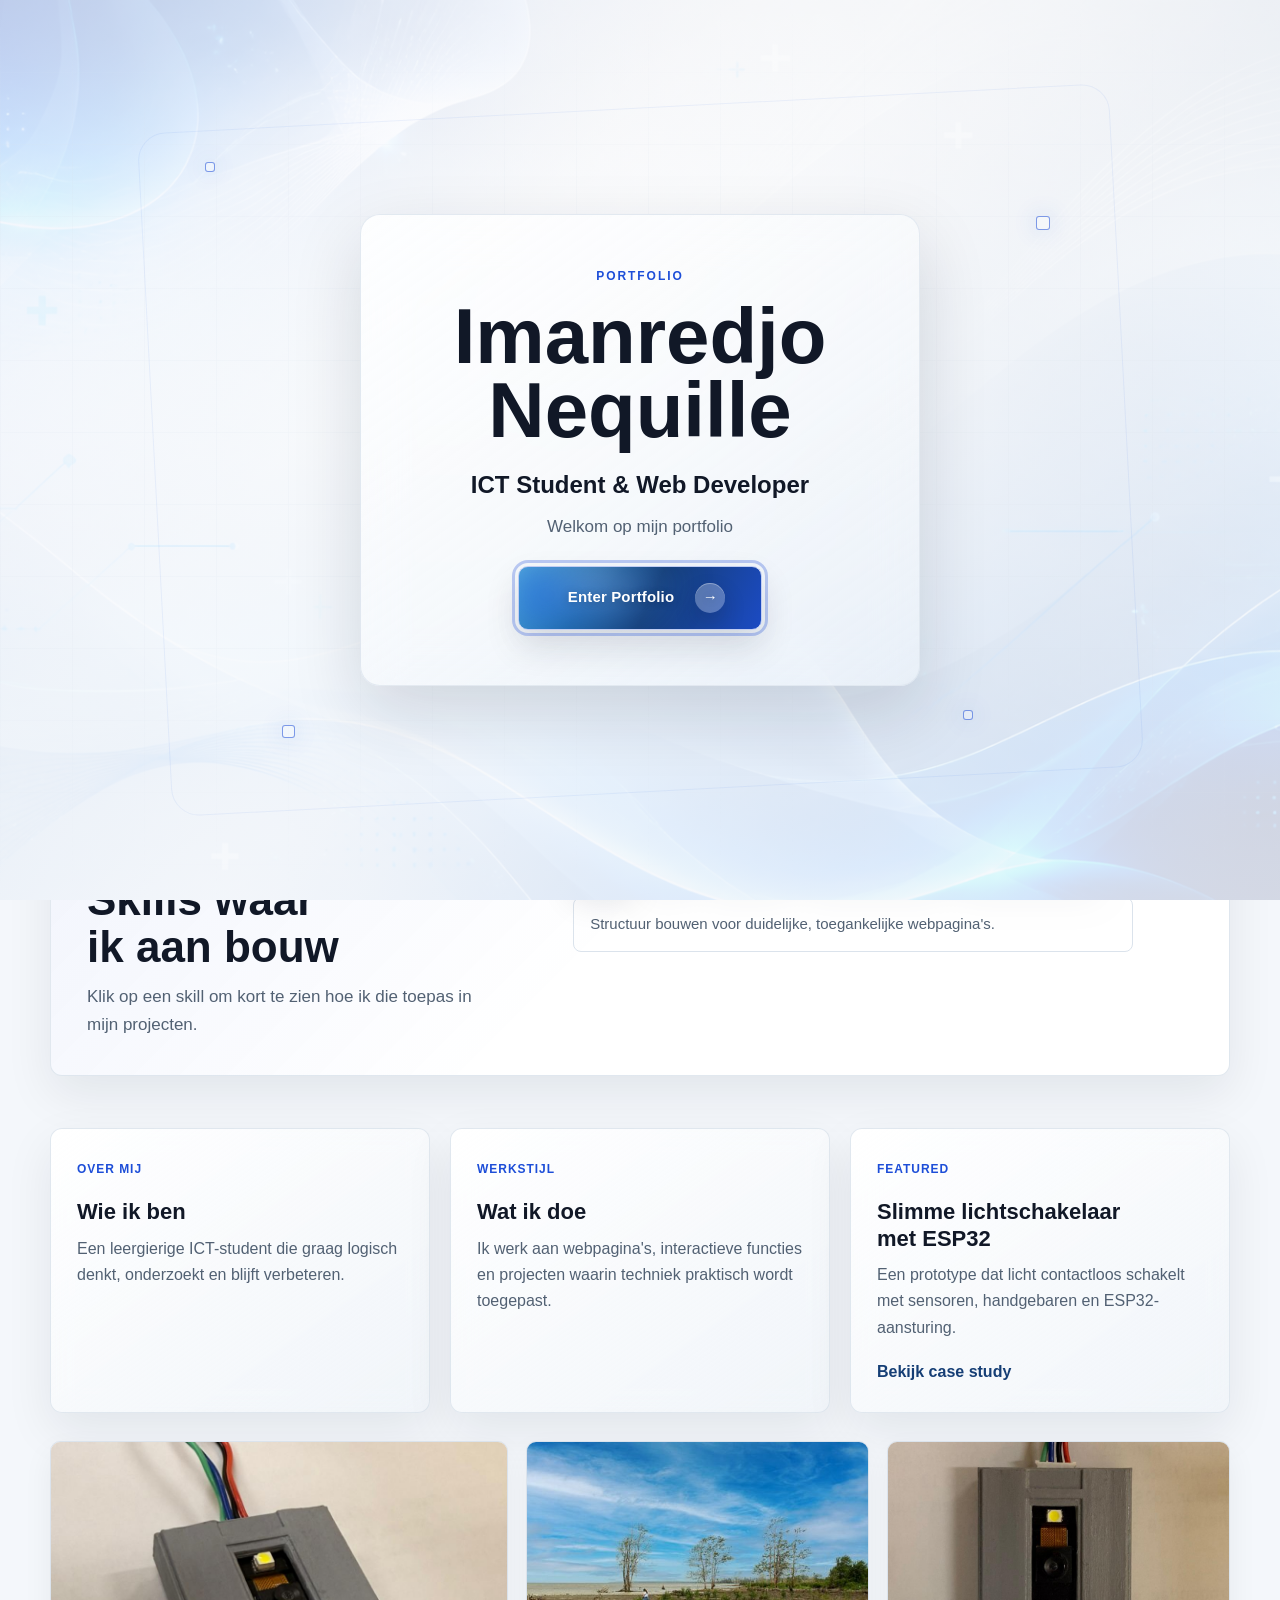
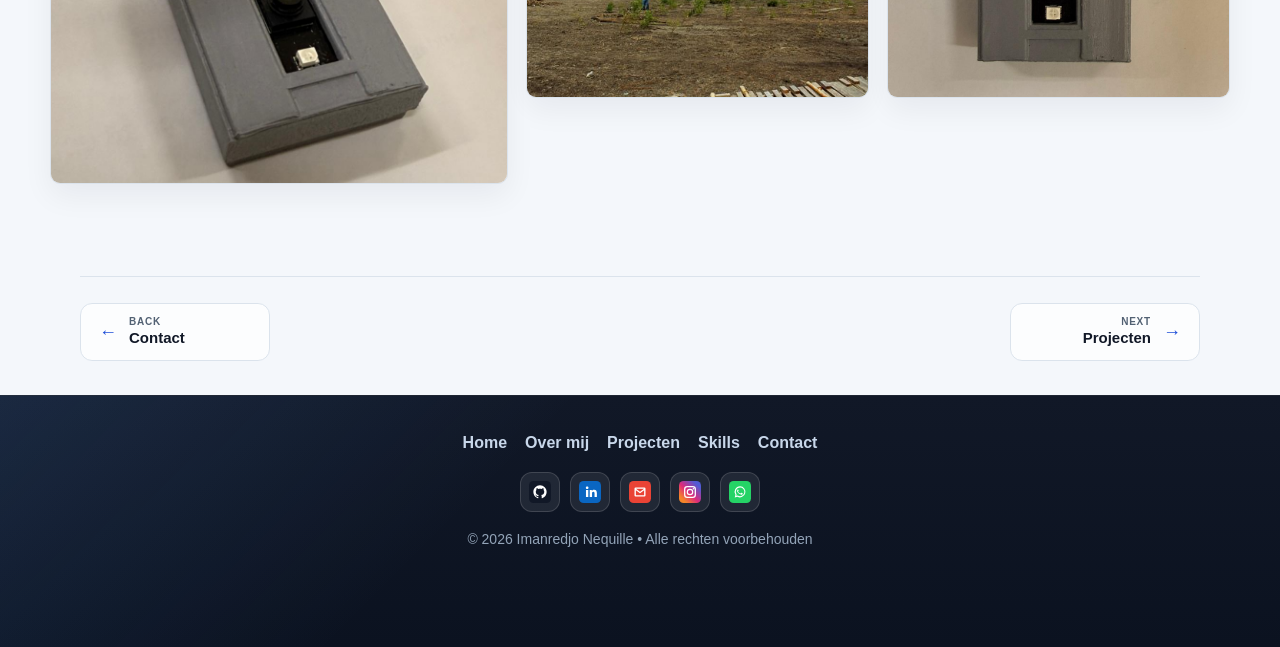
<file: index.html>
﻿<!DOCTYPE html>
<html lang="nl">

<head>
  <meta charset="UTF-8">
  <meta name="viewport" content="width=device-width, initial-scale=1.0">
  <meta name="description" content="Portfolio van Imanredjo Nequille, ICT-student met focus op webontwikkeling en praktische digitale projecten.">
  <title>Imanredjo Nequille | Portfolio</title>
  <script src="js/theme-init.js"></script>
  <link rel="stylesheet" href="css/main.css">
</head>

<body>

  <div class="welcome-overlay" id="welcomeOverlay" role="dialog" aria-modal="true" aria-labelledby="welcomeTitle" aria-describedby="welcomeIntro">
    <div class="welcome-shapes" aria-hidden="true">
      <span></span>
      <span></span>
      <span></span>
      <span></span>
    </div>
    <div class="welcome-transition-block" aria-hidden="true"></div>

    <section class="welcome-card">
      <p class="welcome-kicker">Portfolio</p>
      <h1 id="welcomeTitle">Imanredjo Nequille</h1>
      <p class="welcome-role">ICT Student &amp; Web Developer</p>
      <p class="welcome-copy" id="welcomeIntro">Welkom op mijn portfolio</p>
      <button class="welcome-enter" id="welcomeEnter" type="button" aria-label="Enter Portfolio">
        <span class="welcome-enter-text">Enter Portfolio</span>
        <span class="welcome-enter-arrow" aria-hidden="true">→</span>
      </button>
    </section>
  </div>

  <header class="site-header">
    <a class="site-brand" href="index.html">Imanredjo Nequille</a>
    <input class="nav-toggle" type="checkbox" id="nav-toggle" aria-label="Menu openen">
    <label class="nav-toggle-label" for="nav-toggle" role="button" tabindex="0" aria-label="Menu openen" aria-expanded="false">
      <span></span>
      <span></span>
      <span></span>
    </label>
    <nav class="main-nav" aria-label="Hoofdnavigatie">
      <a href="index.html" class="active">Home</a>
      <a href="work.html">Projecten</a>
      <a href="blog.html">Over mij</a>
      <a href="skills.html">Skills</a>
      <a href="contact.html">Contact</a>
    </nav>
    <button class="theme-toggle" type="button" aria-label="Dark mode aanzetten" aria-pressed="false">
      <span class="theme-toggle-track" aria-hidden="true">
        <span class="theme-toggle-thumb">
          <span class="theme-icon theme-icon-sun">☀</span>
          <span class="theme-icon theme-icon-moon">☾</span>
        </span>
      </span>
      <span class="theme-toggle-text">Dark mode</span>
    </button>
  </header>

  <main class="homepage">
    <section class="hero-panel">
      <div class="hero-copy">
        <h1>Imanredjo Nequille</h1>
        <h2>Ik ben een ICT-student die webontwikkeling, logisch denken en praktische oplossingen combineert.</h2>
        <p>
          Ik bouw stap voor stap aan sterke digitale projecten, met aandacht voor duidelijke code,
          gebruiksvriendelijke interfaces en technische groei. Mijn portfolio laat zien wie ik ben,
          wat ik heb gemaakt en waar ik naartoe werk.
        </p>

        <div class="hero-actions">
          <a class="btn" href="work.html">Bekijk projecten</a>
          <a class="btn btn-secondary" href="contact.html">Neem contact op</a>
        </div>

      </div>

      <aside class="profile-card" aria-label="Profiel van Imanredjo Nequille">
        <img src="img/all/profile-photo.jpg" alt="Portretfoto van Imanredjo Nequille">
      </aside>
    </section>

    <section class="skills-section" aria-labelledby="skillsTitle">
      <div class="section-intro">
        <p class="eyebrow">Mijn basis</p>
        <h2 id="skillsTitle">Skills waar ik aan bouw</h2>
        <p>Klik op een skill om kort te zien hoe ik die toepas in mijn projecten.</p>
      </div>

      <div class="skills-block">
        <div class="home-skills" aria-label="Skills">
          <button class="skill-badge skill-button active" type="button" data-skill="Structuur bouwen voor duidelijke, toegankelijke webpagina's.">HTML</button>
          <button class="skill-badge skill-button" type="button" data-skill="Layouts, kleuren en responsive styling professioneel afwerken.">CSS</button>
          <button class="skill-badge skill-button" type="button" data-skill="Interactie toevoegen, formulieren verbeteren en pagina's dynamischer maken.">JavaScript</button>
          <button class="skill-badge skill-button" type="button" data-skill="Pagina's laten werken op mobiel, tablet en desktop.">Responsive design</button>
          <button class="skill-badge skill-button" type="button" data-skill="Stap voor stap analyseren, testen en verbeteren.">Probleemoplossing</button>
        </div>
        <p class="skill-description" id="skillDescription" aria-live="polite">
          Structuur bouwen voor duidelijke, toegankelijke webpagina's.
        </p>
      </div>
    </section>

    <section class="home-grid" aria-label="Portfolio overzicht">
      <article class="summary-card">
        <span>Over mij</span>
        <h3>Wie ik ben</h3>
        <p>Een leergierige ICT-student die graag logisch denkt, onderzoekt en blijft verbeteren.</p>
      </article>

      <article class="summary-card">
        <span>Werkstijl</span>
        <h3>Wat ik doe</h3>
        <p>Ik werk aan webpagina's, interactieve functies en projecten waarin techniek praktisch wordt toegepast.</p>
      </article>

      <article class="summary-card featured-project">
        <span>Featured</span>
        <h3>Slimme lichtschakelaar met ESP32</h3>
        <p>Een prototype dat licht contactloos schakelt met sensoren, handgebaren en ESP32-aansturing.</p>
        <a href="work.html">Bekijk case study</a>
      </article>
    </section>

    <section class="visual-strip" aria-label="Portfolio beelden">
      <img src="img/all/air-gesture-prototype.jpg" alt="Prototype van Air Gesture Wall Switch" loading="lazy">
      <img src="img/all/smyle-tree-planting-1.jpg" alt="SMYLe bomen planten project" loading="lazy">
      <img src="img/all/air-gesture-result.jpg" alt="Eindresultaat van Air Gesture Wall Switch" loading="lazy">
    </section>
  </main>

  <footer class="footer">
    <div class="footer-content">
      <div class="footer-links">
        <a href="index.html">Home</a>
        <a href="blog.html">Over mij</a>
        <a href="work.html">Projecten</a>
        <a href="skills.html">Skills</a>
        <a href="contact.html">Contact</a>
      </div>

      <div class="footer-socials">
        <a href="https://github.com/niquille5" target="_blank" rel="noopener" aria-label="GitHub"><img src="img/social-icons/github.svg" alt=""></a>
        <a href="https://www.linkedin.com/in/niquille-imanredjo-048897373/" target="_blank" rel="noopener" aria-label="LinkedIn"><img src="img/social-icons/linkedin.svg" alt=""></a>
        <a href="mailto:niquille5@gmail.com" aria-label="Email"><img src="img/social-icons/email.svg" alt=""></a>
        <a href="https://www.instagram.com/nicck_k_k" target="_blank" rel="noopener" aria-label="Instagram"><img src="img/social-icons/instagram.svg" alt=""></a>
        <a href="https://wa.me/5978734186" target="_blank" rel="noopener" aria-label="WhatsApp"><img src="img/social-icons/whatsapp.svg" alt=""></a>
      </div>

      <p class="footer-text">&copy; 2026 Imanredjo Nequille &bull; Alle rechten voorbehouden</p>
    </div>
  </footer>
  <script src="js/site.js"></script>
</body>

</html>
</file>
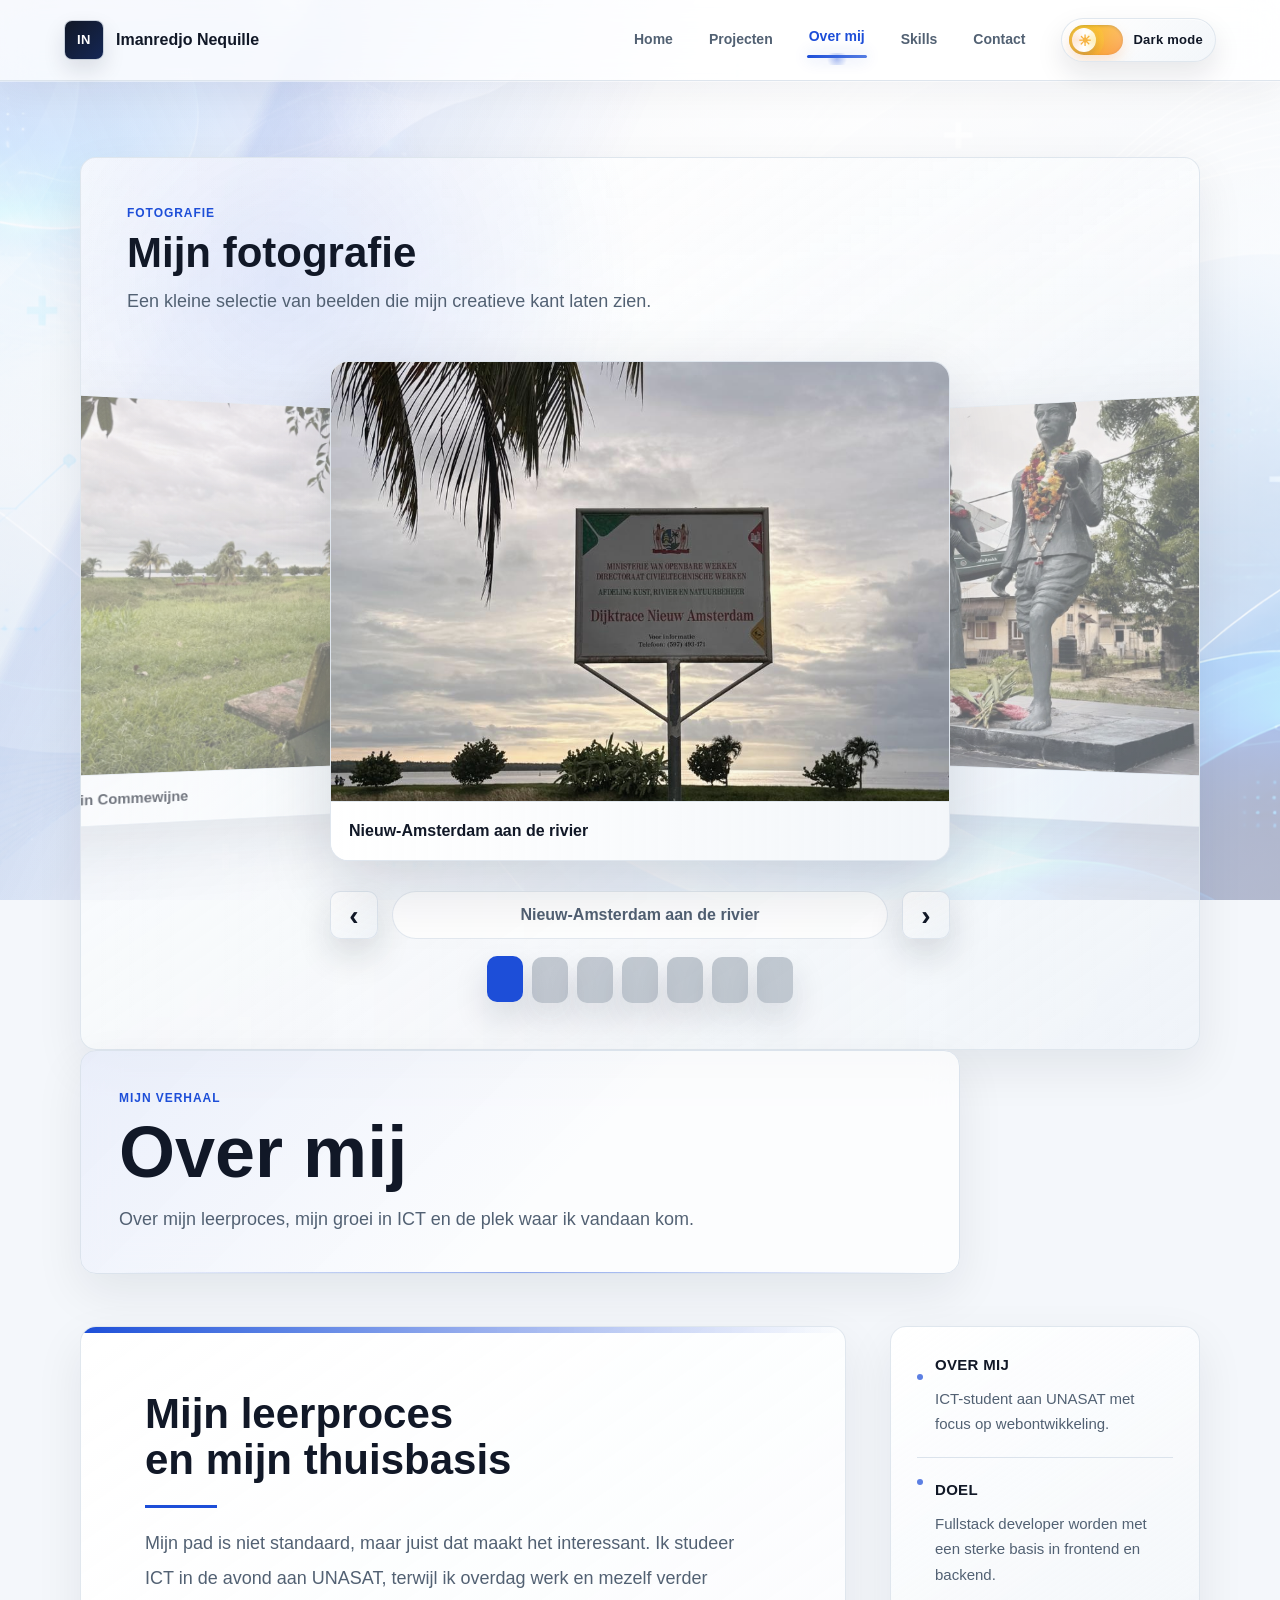
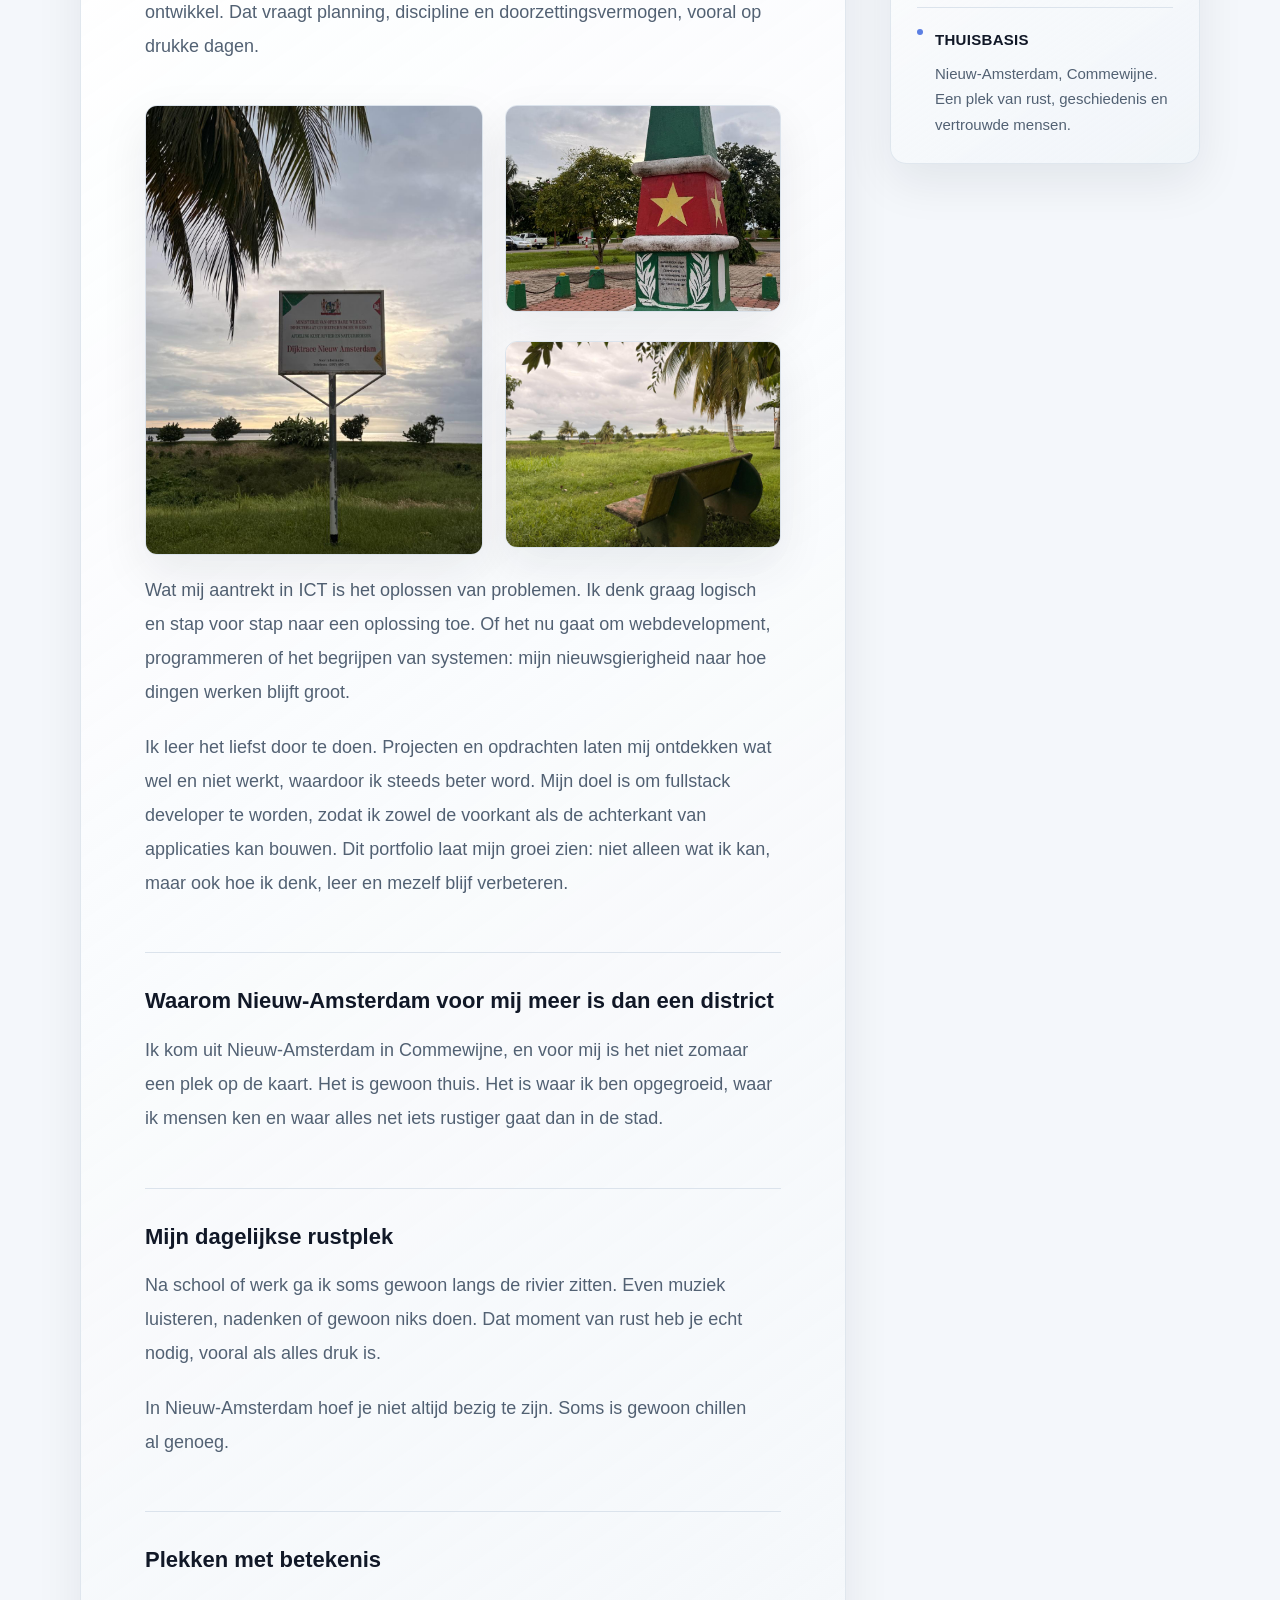
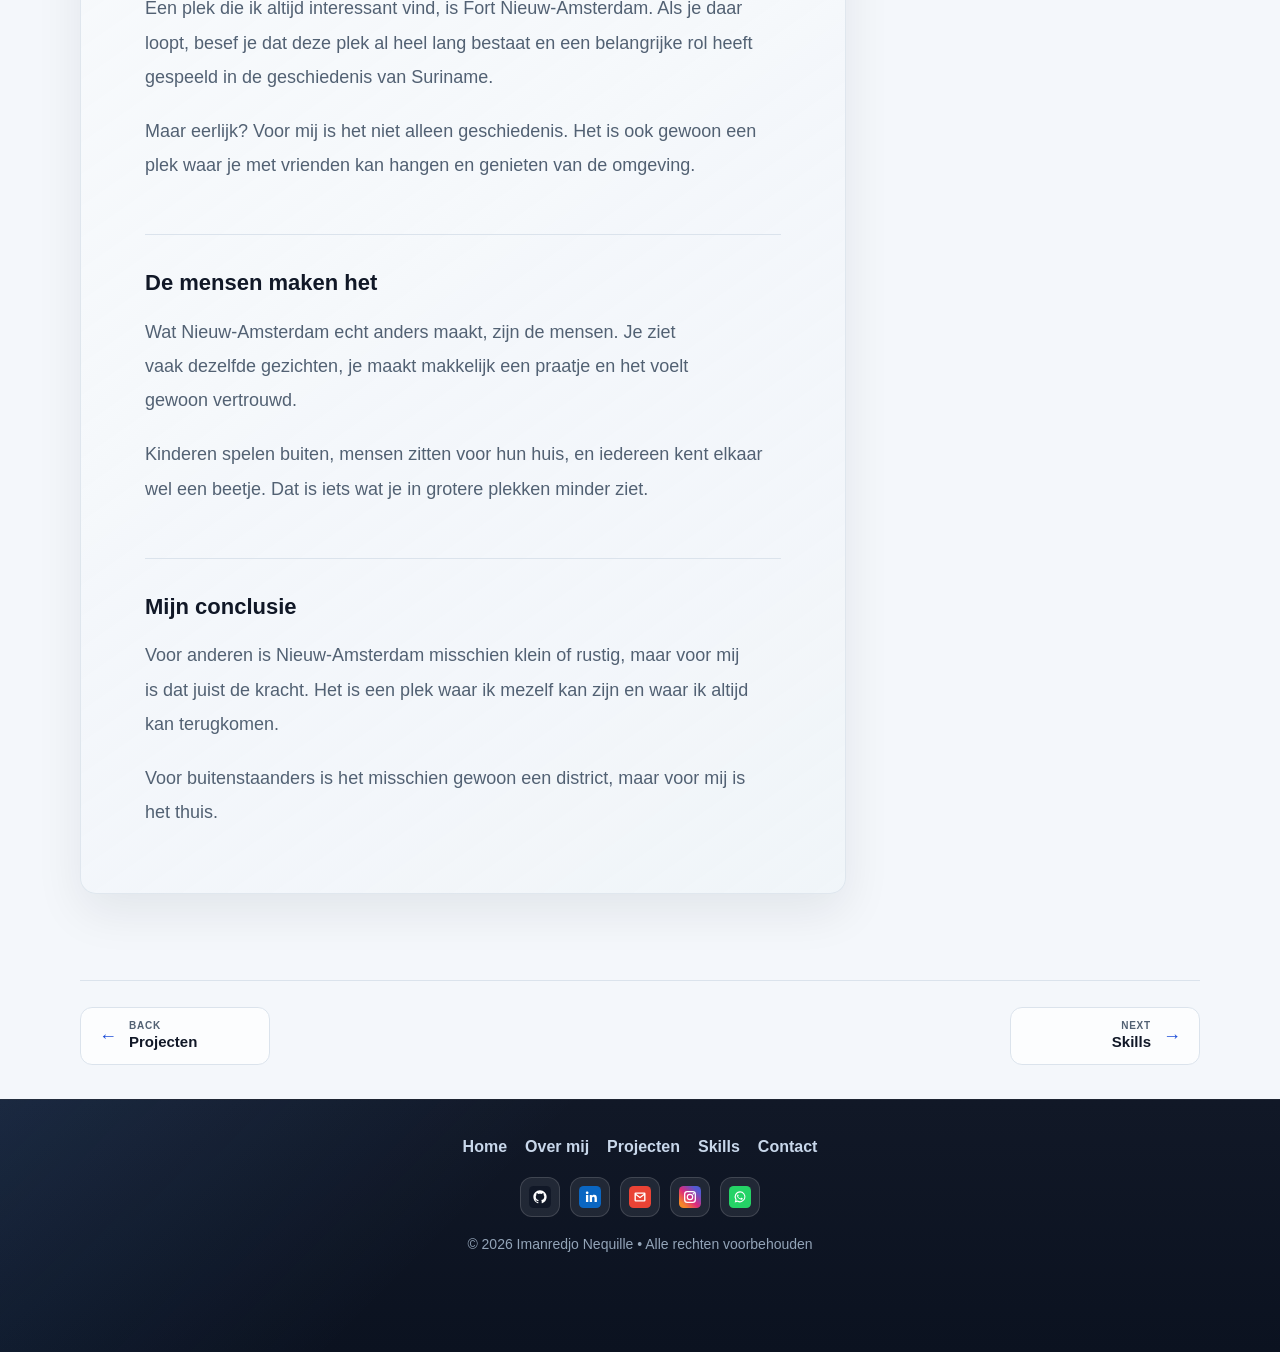
<file: blog.html>
﻿<!DOCTYPE html>
<html lang="nl">

<head>
    <meta charset="UTF-8">
    <meta name="viewport" content="width=device-width, initial-scale=1.0">
    <meta name="description" content="Over Imanredjo Nequille: ICT, leren, groei en Nieuw-Amsterdam als thuisbasis.">
    <title>Over mij | Imanredjo Nequille</title>
    <script src="js/theme-init.js"></script>
    <link rel="stylesheet" href="css/main.css">
    <link rel="stylesheet" href="css/blog.css">
</head>

<body>

  <header class="site-header">
    <a class="site-brand" href="index.html">Imanredjo Nequille</a>
    <input class="nav-toggle" type="checkbox" id="nav-toggle" aria-label="Menu openen">
    <label class="nav-toggle-label" for="nav-toggle" role="button" tabindex="0" aria-label="Menu openen" aria-expanded="false">
      <span></span>
      <span></span>
      <span></span>
    </label>
    <nav class="main-nav" aria-label="Hoofdnavigatie">
      <a href="index.html">Home</a>
      <a href="work.html">Projecten</a>
      <a href="blog.html" class="active">Over mij</a>
      <a href="skills.html">Skills</a>
      <a href="contact.html">Contact</a>
    </nav>
    <button class="theme-toggle" type="button" aria-label="Dark mode aanzetten" aria-pressed="false">
      <span class="theme-toggle-track" aria-hidden="true">
        <span class="theme-toggle-thumb">
          <span class="theme-icon theme-icon-sun">☀</span>
          <span class="theme-icon theme-icon-moon">☾</span>
        </span>
      </span>
      <span class="theme-toggle-text">Dark mode</span>
    </button>
  </header>

  <main class="page-shell">
    <section class="photo-wheel-section reveal-item" aria-labelledby="photo-wheel-title">
      <div class="photo-wheel-header">
        <p class="eyebrow">Fotografie</p>
        <h2 id="photo-wheel-title">Mijn fotografie</h2>
        <p>Een kleine selectie van beelden die mijn creatieve kant laten zien.</p>
      </div>

      <div class="photo-wheel" data-photo-wheel>
        <div class="photo-wheel-stage" tabindex="0" aria-roledescription="carousel" aria-label="Fotografie showcase">
          <figure class="photo-wheel-slide is-active">
            <img src="img/photography/nieuw-amsterdam-1.jpeg" alt="Nieuw-Amsterdam fotografie beeld 1" loading="lazy">
            <figcaption>Nieuw-Amsterdam aan de rivier</figcaption>
          </figure>

          <figure class="photo-wheel-slide">
            <img src="img/photography/nieuw-amsterdam-2.jpeg" alt="Nieuw-Amsterdam fotografie beeld 2" loading="lazy">
            <figcaption>Rustige plekken in Commewijne</figcaption>
          </figure>

          <figure class="photo-wheel-slide">
            <img src="img/photography/nieuw-amsterdam-3.jpeg" alt="Nieuw-Amsterdam fotografie beeld 3" loading="lazy">
            <figcaption>Mijn thuisbasis in beeld</figcaption>
          </figure>

          <figure class="photo-wheel-slide">
            <img src="img/photography/nieuw-amsterdam-4.jpeg" alt="Nieuw-Amsterdam fotografie beeld 4" loading="lazy">
            <figcaption>Natuur en omgeving</figcaption>
          </figure>

          <figure class="photo-wheel-slide">
            <img src="img/photography/nieuw-amsterdam-5.jpeg" alt="Nieuw-Amsterdam fotografie beeld 5" loading="lazy">
            <figcaption>Verhalen uit Nieuw-Amsterdam</figcaption>
          </figure>

          <figure class="photo-wheel-slide">
            <img src="img/photography/nieuw-amsterdam-6.jpeg" alt="Nieuw-Amsterdam fotografie beeld 6" loading="lazy">
            <figcaption>Hengelen langs de rivier</figcaption>
          </figure>

          <figure class="photo-wheel-slide">
            <img src="img/photography/nieuw-amsterdam-7.jpeg" alt="Nieuw-Amsterdam fotografie beeld 7" loading="lazy">
            <figcaption>Thuis in Commewijne</figcaption>
          </figure>
        </div>

        <div class="photo-wheel-controls" aria-label="Fotografie slider bediening">
          <button class="photo-wheel-btn" type="button" data-photo-prev aria-label="Vorige foto">
            <span aria-hidden="true">‹</span>
          </button>

          <p class="photo-wheel-caption" data-photo-caption aria-live="polite">Portret en compositie</p>

          <button class="photo-wheel-btn" type="button" data-photo-next aria-label="Volgende foto">
            <span aria-hidden="true">›</span>
          </button>
        </div>

        <div class="photo-wheel-dots" data-photo-dots aria-label="Fotografie slider paginatie"></div>
      </div>
    </section>

    <section class="page-hero reveal-item">
      <p class="eyebrow">Mijn verhaal</p>
      <h1>Over mij</h1>
      <p>Over mijn leerproces, mijn groei in ICT en de plek waar ik vandaan kom.</p>
    </section>

    <div class="blog-wrapper">
      <article class="blog-container reveal-item">
        <h2>Mijn leerproces en mijn thuisbasis</h2>

        <p>
          Mijn pad is niet standaard, maar juist dat maakt het interessant. Ik studeer ICT in de avond aan
          UNASAT, terwijl ik overdag werk en mezelf verder ontwikkel. Dat vraagt planning, discipline en
          doorzettingsvermogen, vooral op drukke dagen.
        </p>

        <div class="about-photo-grid" aria-label="Beelden bij mijn verhaal">
          <img src="img/photography/nieuw-amsterdam-1.jpeg" alt="Nieuw-Amsterdam bij mijn verhaal" loading="lazy">
          <img src="img/photography/nieuw-amsterdam-4.jpeg" alt="Rustige omgeving in Nieuw-Amsterdam" loading="lazy">
          <img src="img/photography/nieuw-amsterdam-7.jpeg" alt="Thuisbasis in Commewijne" loading="lazy">
        </div>

        <p>
          Wat mij aantrekt in ICT is het oplossen van problemen. Ik denk graag logisch en stap voor stap naar
          een oplossing toe. Of het nu gaat om webdevelopment, programmeren of het begrijpen van systemen:
          mijn nieuwsgierigheid naar hoe dingen werken blijft groot.
        </p>

        <p>
          Ik leer het liefst door te doen. Projecten en opdrachten laten mij ontdekken wat wel en niet werkt,
          waardoor ik steeds beter word. Mijn doel is om fullstack developer te worden, zodat ik zowel de
          voorkant als de achterkant van applicaties kan bouwen. Dit portfolio laat mijn groei zien: niet
          alleen wat ik kan, maar ook hoe ik denk, leer en mezelf blijf verbeteren.
        </p>

        <h3>Waarom Nieuw-Amsterdam voor mij meer is dan een district</h3>
        <p>
          Ik kom uit Nieuw-Amsterdam in Commewijne, en voor mij is het niet zomaar een plek op de kaart.
          Het is gewoon thuis. Het is waar ik ben opgegroeid, waar ik mensen ken en waar alles net iets
          rustiger gaat dan in de stad.
        </p>

        <h3>Mijn dagelijkse rustplek</h3>
        <p>
          Na school of werk ga ik soms gewoon langs de rivier zitten. Even muziek luisteren, nadenken of
          gewoon niks doen. Dat moment van rust heb je echt nodig, vooral als alles druk is.
        </p>

        <p>
          In Nieuw-Amsterdam hoef je niet altijd bezig te zijn. Soms is gewoon chillen al genoeg.
        </p>

        <h3>Plekken met betekenis</h3>
        <p>
          Een plek die ik altijd interessant vind, is Fort Nieuw-Amsterdam. Als je daar loopt, besef je
          dat deze plek al heel lang bestaat en een belangrijke rol heeft gespeeld in de geschiedenis van
          Suriname.
        </p>

        <p>
          Maar eerlijk? Voor mij is het niet alleen geschiedenis. Het is ook gewoon een plek waar je met
          vrienden kan hangen en genieten van de omgeving.
        </p>

        <h3>De mensen maken het</h3>
        <p>
          Wat Nieuw-Amsterdam echt anders maakt, zijn de mensen. Je ziet vaak dezelfde gezichten, je maakt
          makkelijk een praatje en het voelt gewoon vertrouwd.
        </p>

        <p>
          Kinderen spelen buiten, mensen zitten voor hun huis, en iedereen kent elkaar wel een beetje.
          Dat is iets wat je in grotere plekken minder ziet.
        </p>

        <h3>Mijn conclusie</h3>
        <p>
          Voor anderen is Nieuw-Amsterdam misschien klein of rustig, maar voor mij is dat juist de kracht.
          Het is een plek waar ik mezelf kan zijn en waar ik altijd kan terugkomen.
        </p>

        <p>
          Voor buitenstaanders is het misschien gewoon een district, maar voor mij is het thuis.
        </p>
      </article>

      <aside class="blog-sidebar">
        <div>
          <h3>Over mij</h3>
          <p>ICT-student aan UNASAT met focus op webontwikkeling.</p>
        </div>

        <div>
          <h3>Doel</h3>
          <p>Fullstack developer worden met een sterke basis in frontend en backend.</p>
        </div>

        <div>
          <h3>Thuisbasis</h3>
          <p>Nieuw-Amsterdam, Commewijne. Een plek van rust, geschiedenis en vertrouwde mensen.</p>
        </div>
      </aside>
    </div>

  </main>

  <footer class="footer">
    <div class="footer-content">
      <div class="footer-links">
        <a href="index.html">Home</a>
        <a href="blog.html">Over mij</a>
        <a href="work.html">Projecten</a>
        <a href="skills.html">Skills</a>
        <a href="contact.html">Contact</a>
      </div>

      <div class="footer-socials">
        <a href="https://github.com/niquille5" target="_blank" rel="noopener" aria-label="GitHub"><img src="img/social-icons/github.svg" alt=""></a>
        <a href="https://www.linkedin.com/in/niquille-imanredjo-048897373/" target="_blank" rel="noopener" aria-label="LinkedIn"><img src="img/social-icons/linkedin.svg" alt=""></a>
        <a href="mailto:niquille5@gmail.com" aria-label="Email"><img src="img/social-icons/email.svg" alt=""></a>
        <a href="https://www.instagram.com/nicck_k_k" target="_blank" rel="noopener" aria-label="Instagram"><img src="img/social-icons/instagram.svg" alt=""></a>
        <a href="https://wa.me/5978734186" target="_blank" rel="noopener" aria-label="WhatsApp"><img src="img/social-icons/whatsapp.svg" alt=""></a>
      </div>

      <p class="footer-text">&copy; 2026 Imanredjo Nequille &bull; Alle rechten voorbehouden</p>
    </div>
  </footer>
  <script src="js/site.js"></script>
</body>

</html>
</file>
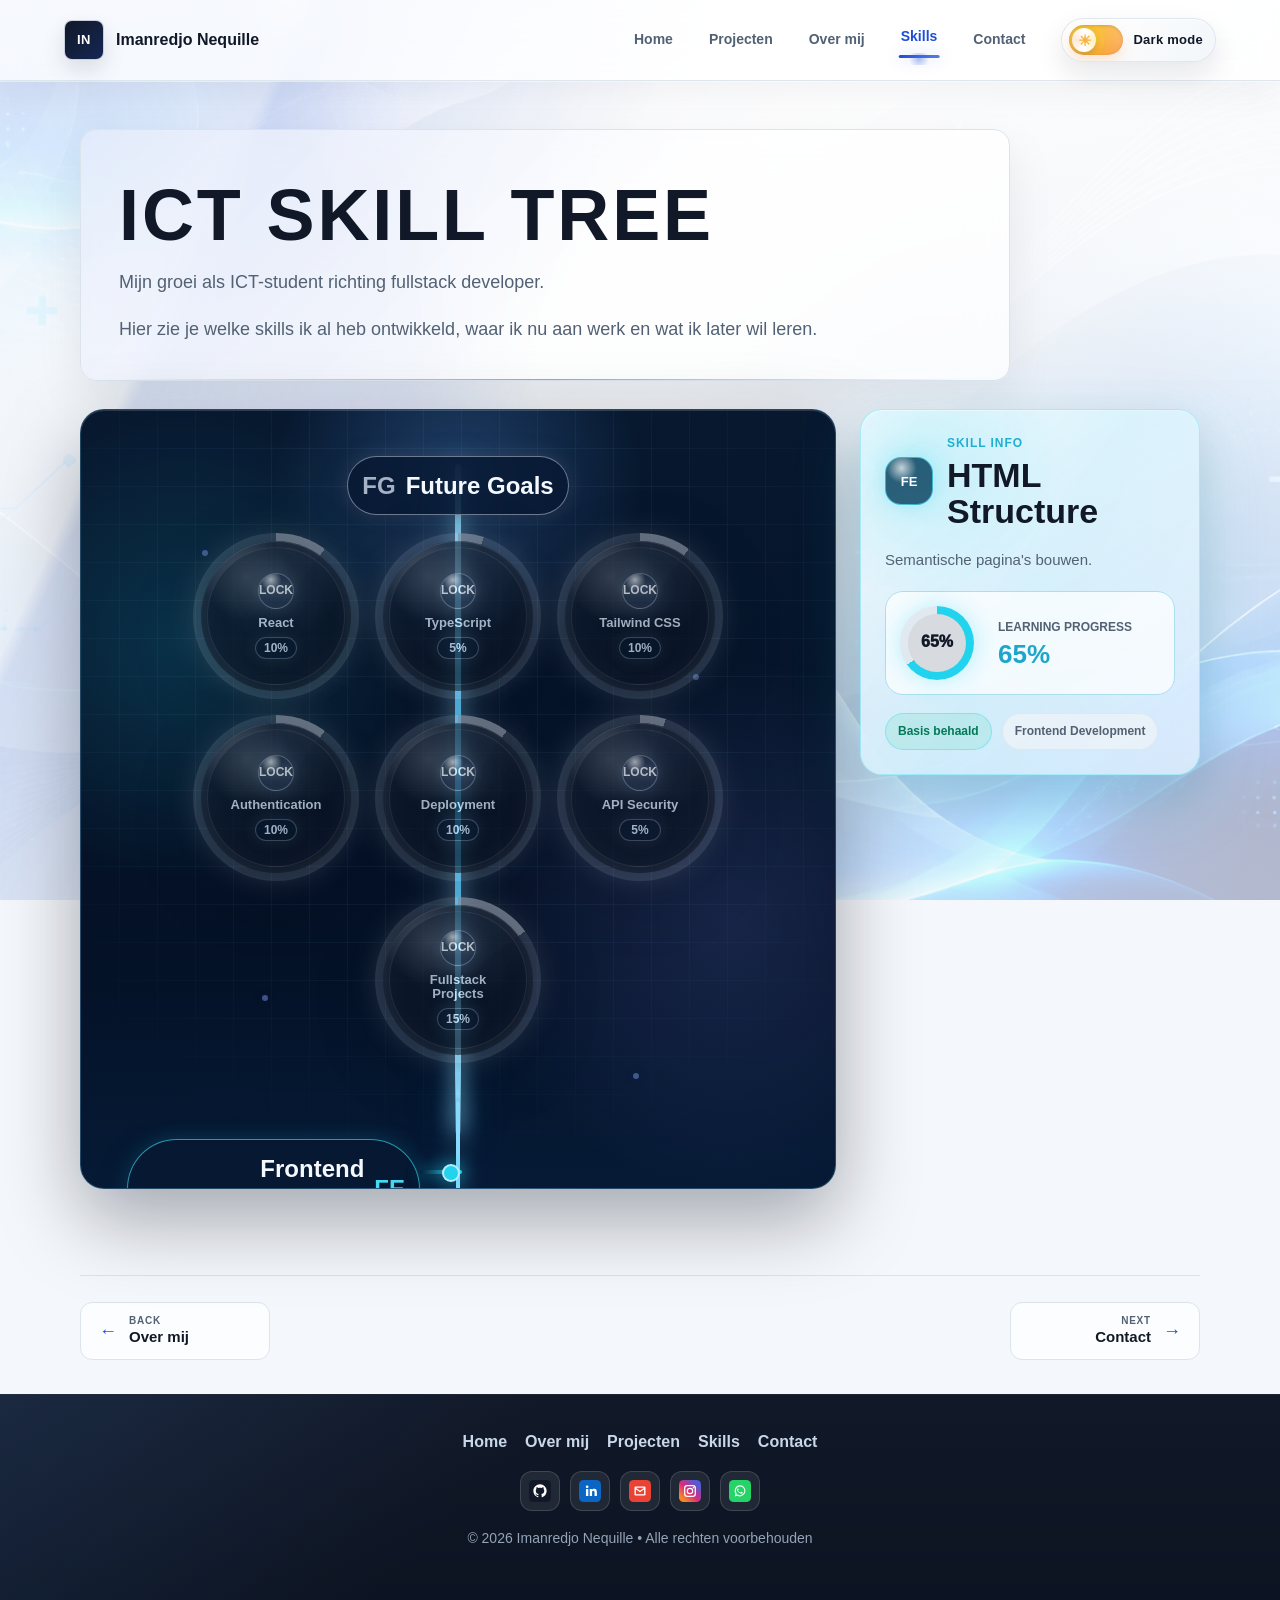
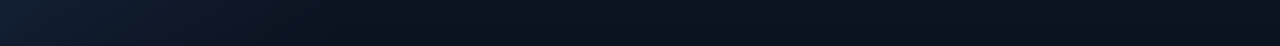
<file: skills.html>
<!DOCTYPE html>
<html lang="nl">

<head>
  <meta charset="UTF-8">
  <meta name="viewport" content="width=device-width, initial-scale=1.0">
  <meta name="description" content="Gamified skill tree van Imanredjo Nequille: ICT-skills, XP, levels en toekomstige fullstack doelen.">
  <title>Skills | Imanredjo Nequille</title>
  <script src="js/theme-init.js"></script>
  <link rel="stylesheet" href="css/main.css">
  <link rel="stylesheet" href="css/skills.css?v=skills-compact">
</head>

<body>
  <header class="site-header">
    <a class="site-brand" href="index.html">Imanredjo Nequille</a>
    <input class="nav-toggle" type="checkbox" id="nav-toggle" aria-label="Menu openen">
    <label class="nav-toggle-label" for="nav-toggle" role="button" tabindex="0" aria-label="Menu openen" aria-expanded="false">
      <span></span>
      <span></span>
      <span></span>
    </label>
    <nav class="main-nav" aria-label="Hoofdnavigatie">
      <a href="index.html">Home</a>
      <a href="work.html">Projecten</a>
      <a href="blog.html">Over mij</a>
      <a href="skills.html" class="active">Skills</a>
      <a href="contact.html">Contact</a>
    </nav>
    <button class="theme-toggle" type="button" aria-label="Dark mode aanzetten" aria-pressed="false">
      <span class="theme-toggle-track" aria-hidden="true">
        <span class="theme-toggle-thumb">
          <span class="theme-icon theme-icon-sun">☀</span>
          <span class="theme-icon theme-icon-moon">☾</span>
        </span>
      </span>
      <span class="theme-toggle-text">Dark mode</span>
    </button>
  </header>

  <main class="page-shell skill-tree-page">
    <section class="page-hero skill-tree-hero">
      <h1>ICT SKILL TREE</h1>
      <p>Mijn groei als ICT-student richting fullstack developer.</p>
      <p>Hier zie je welke skills ik al heb ontwikkeld, waar ik nu aan werk en wat ik later wil leren.</p>
    </section>

    <section class="skill-game-layout" aria-label="Interactieve skill tree">
      <div class="skill-tree-stage" id="skillTree" aria-live="polite">
        <div class="tree-particles" aria-hidden="true">
          <span></span>
          <span></span>
          <span></span>
          <span></span>
        </div>
        <div class="tree-spine" aria-hidden="true"></div>
      </div>

      <aside class="skill-detail-panel" aria-labelledby="skillDetailTitle">
        <div class="skill-detail-header">
          <span class="skill-detail-icon" id="skillDetailIcon" aria-hidden="true">SK</span>
          <div>
            <p class="eyebrow">Skill Info</p>
            <h2 id="skillDetailTitle">Selecteer een skill</h2>
          </div>
        </div>

        <p id="skillDetailText">Klik op een node om details te bekijken.</p>

        <div class="skill-detail-progress" aria-label="Learning progress">
          <span class="detail-progress-ring" aria-hidden="true">
            <span class="detail-progress-core" id="skillDetailProgress">0%</span>
          </span>
          <div>
            <span class="detail-progress-label">Learning progress</span>
            <strong id="skillDetailProgressText">0%</strong>
          </div>
        </div>

        <div class="skill-detail-badges">
          <span class="detail-status-badge" id="skillDetailStatus">Status</span>
          <span class="detail-category-pill" id="skillDetailCategory">Categorie</span>
        </div>
      </aside>
    </section>
  </main>

  <footer class="footer">
    <div class="footer-content">
      <div class="footer-links">
        <a href="index.html">Home</a>
        <a href="blog.html">Over mij</a>
        <a href="work.html">Projecten</a>
        <a href="skills.html">Skills</a>
        <a href="contact.html">Contact</a>
      </div>

      <div class="footer-socials">
        <a href="https://github.com/niquille5" target="_blank" rel="noopener" aria-label="GitHub"><img src="img/social-icons/github.svg" alt=""></a>
        <a href="https://www.linkedin.com/in/niquille-imanredjo-048897373/" target="_blank" rel="noopener" aria-label="LinkedIn"><img src="img/social-icons/linkedin.svg" alt=""></a>
        <a href="mailto:niquille5@gmail.com" aria-label="Email"><img src="img/social-icons/email.svg" alt=""></a>
        <a href="https://www.instagram.com/nicck_k_k" target="_blank" rel="noopener" aria-label="Instagram"><img src="img/social-icons/instagram.svg" alt=""></a>
        <a href="https://wa.me/5978734186" target="_blank" rel="noopener" aria-label="WhatsApp"><img src="img/social-icons/whatsapp.svg" alt=""></a>
      </div>

      <p class="footer-text">&copy; 2026 Imanredjo Nequille &bull; Alle rechten voorbehouden</p>
    </div>
  </footer>

  <script src="js/site.js"></script>
  <script src="js/skills.js?v=skills-compact"></script>
</body>

</html>
</file>
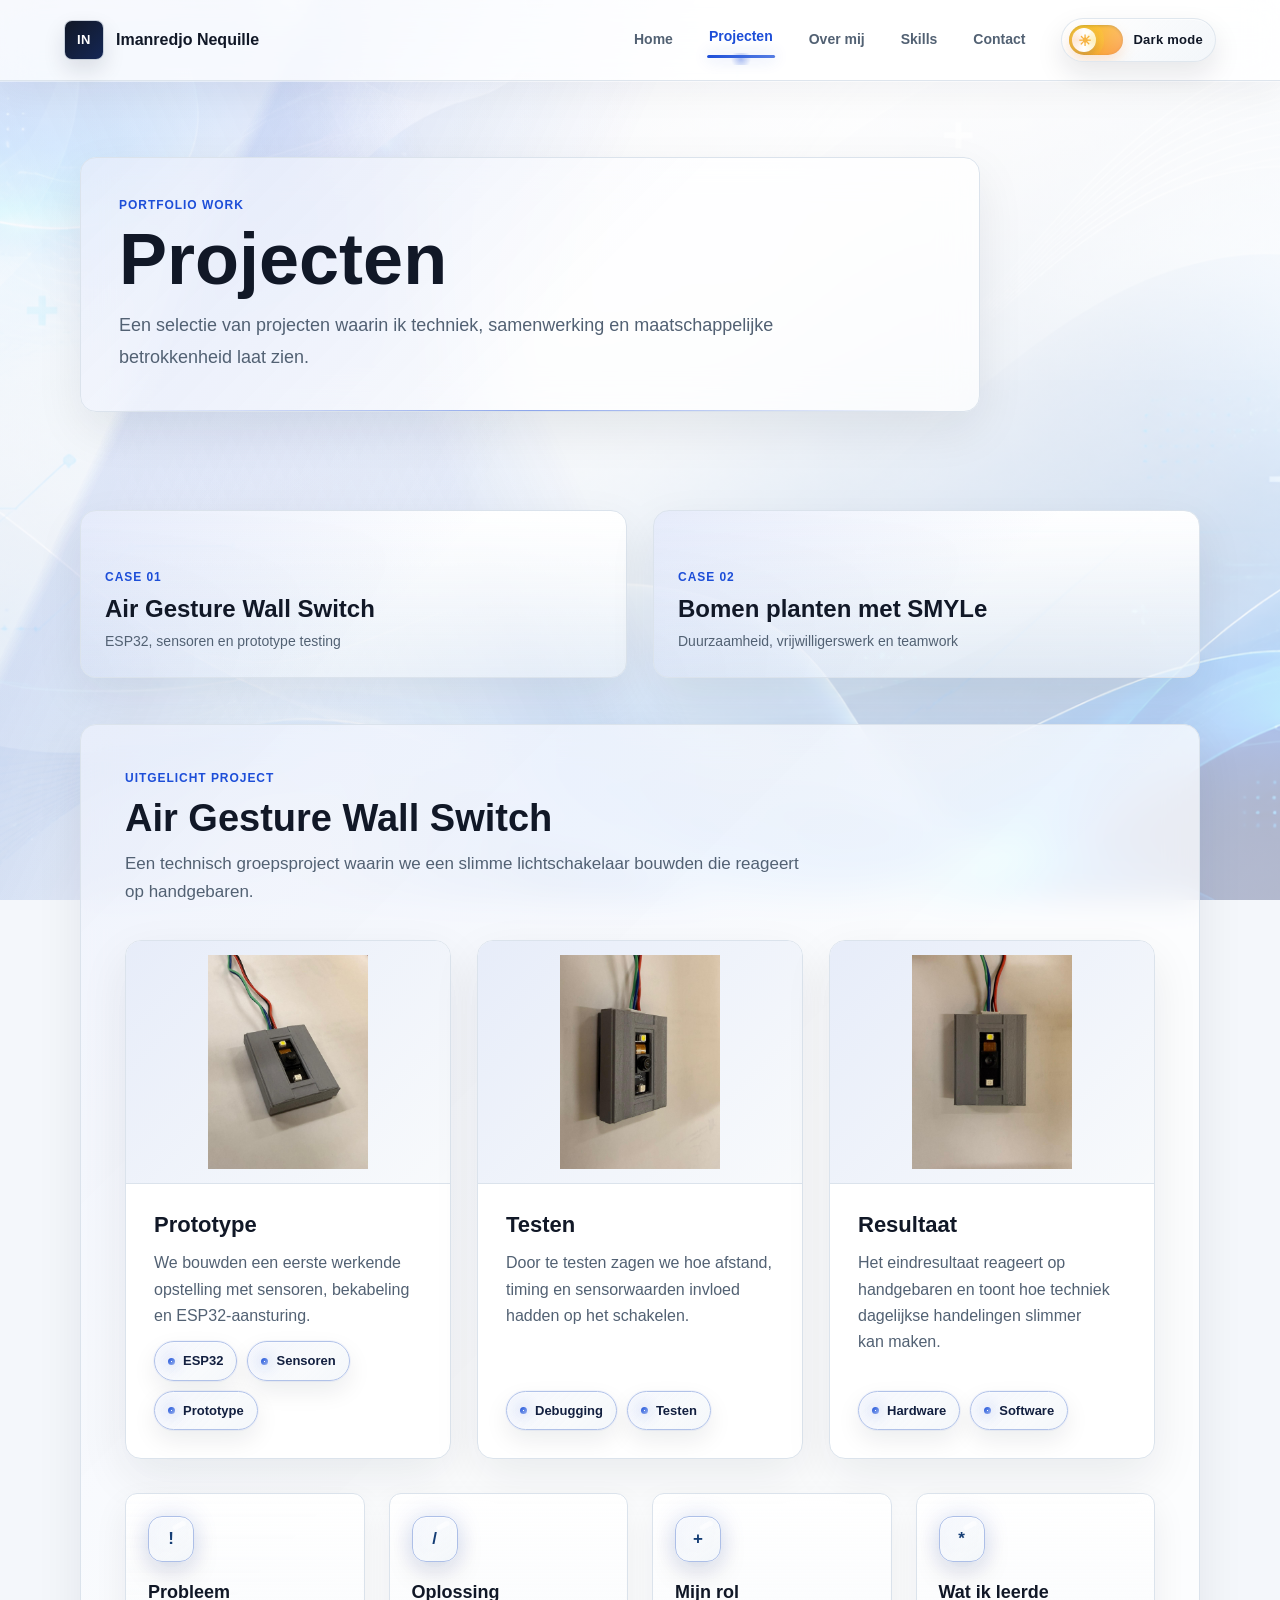
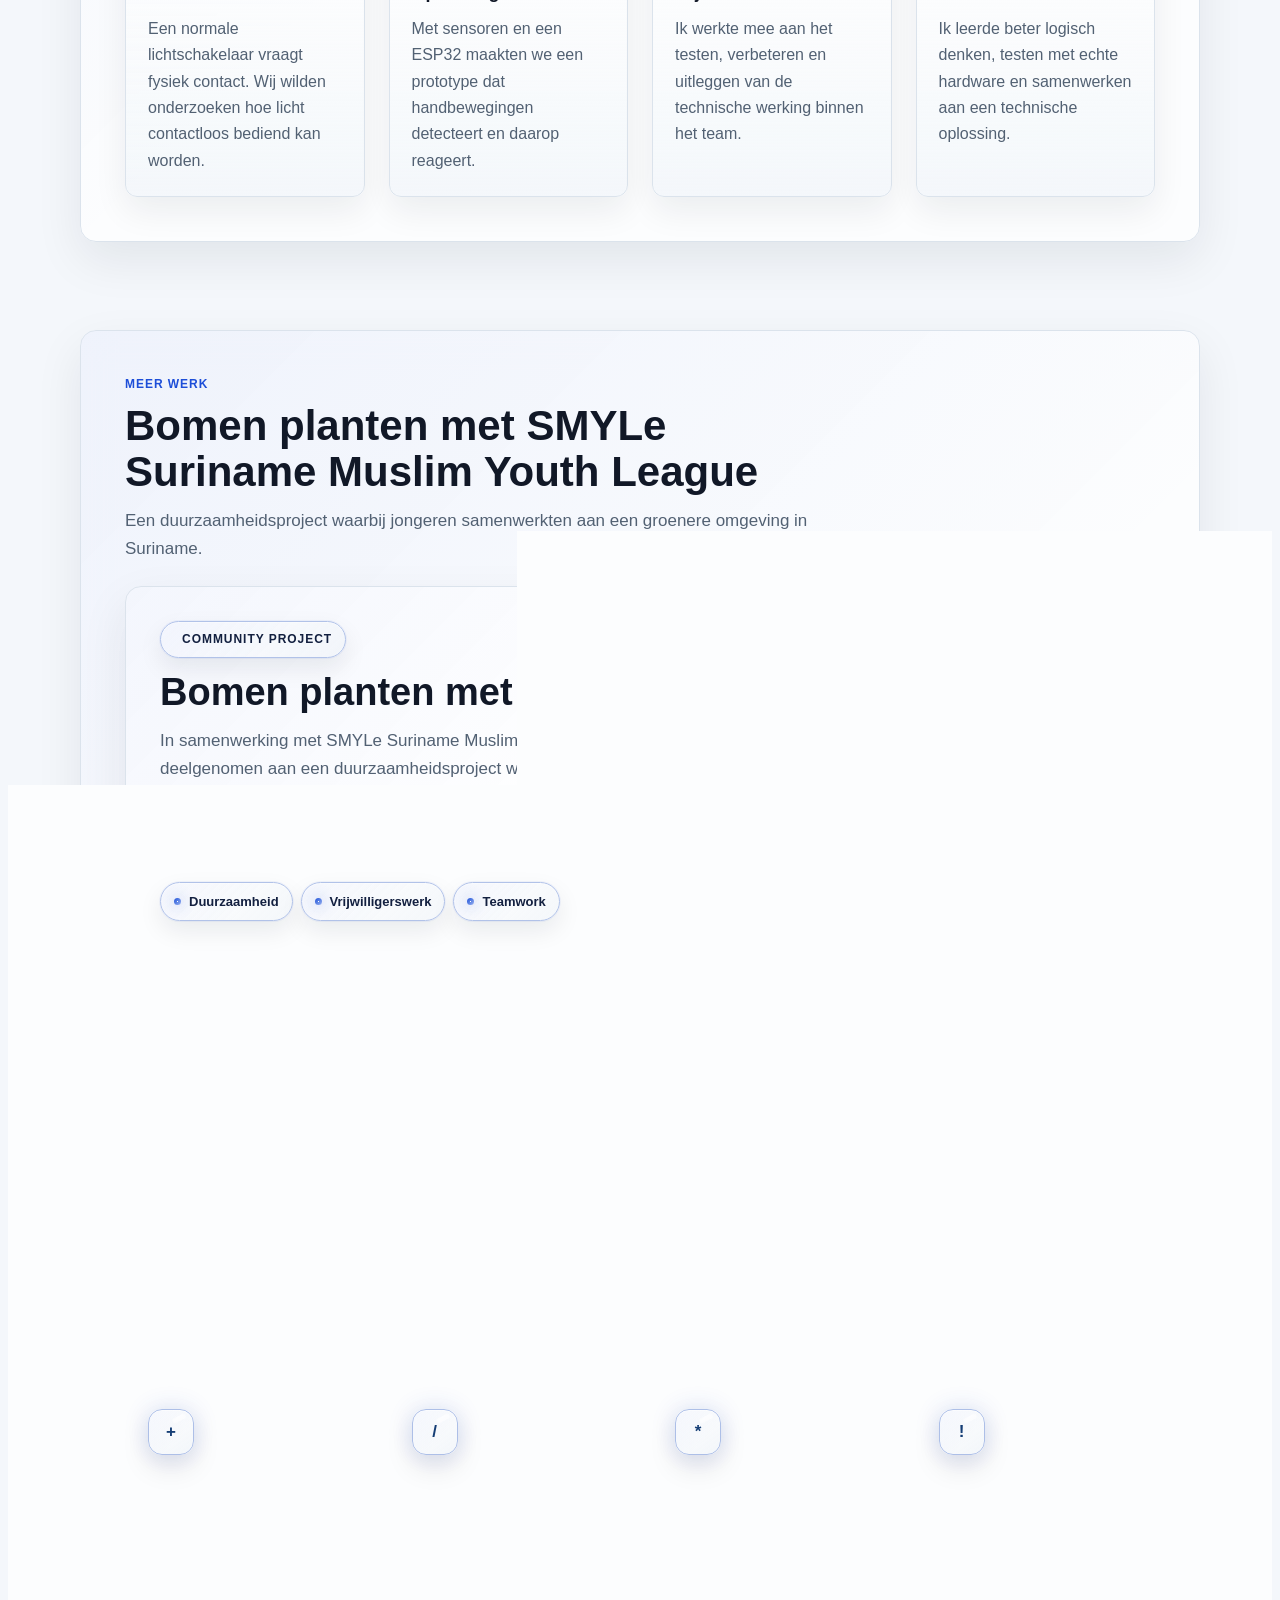
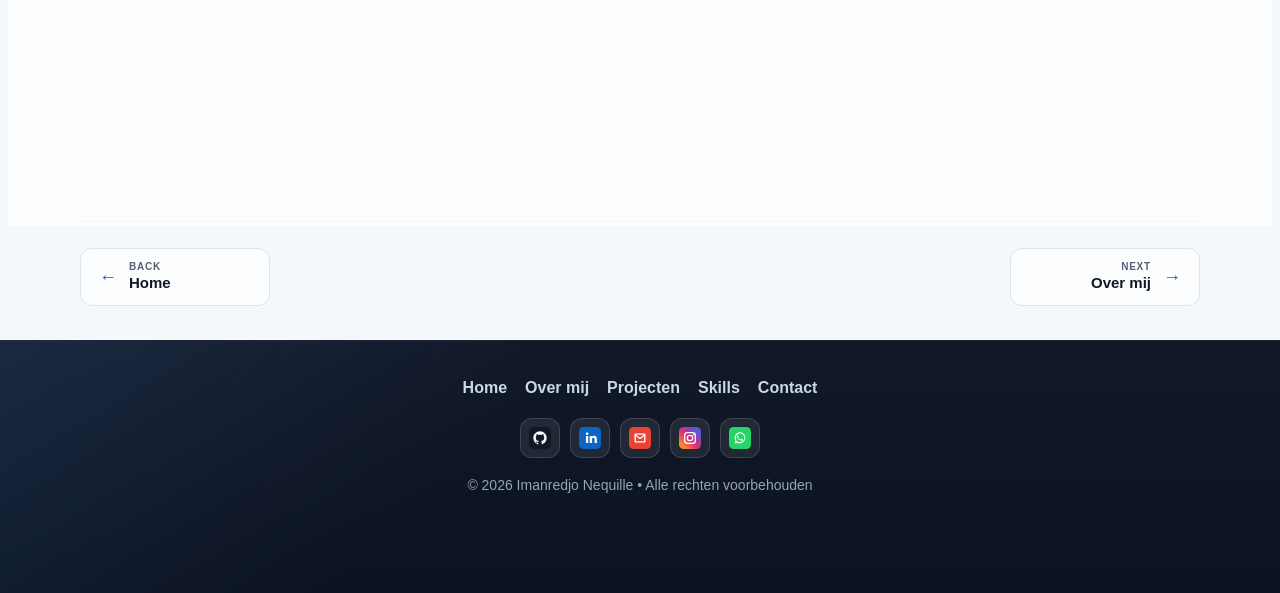
<file: work.html>
﻿<!DOCTYPE html>
<html lang="nl">

<head>
  <meta charset="UTF-8">
  <meta name="viewport" content="width=device-width, initial-scale=1.0">
  <meta name="description" content="Projecten van Imanredjo Nequille: Air Gesture Wall Switch met ESP32 en SMYLe community project.">
  <title>Projecten | Imanredjo Nequille</title>
  <script src="js/theme-init.js"></script>
  <link rel="stylesheet" href="css/main.css">
  <link rel="stylesheet" href="css/work.css">
</head>

<body>

  <header class="site-header">
    <a class="site-brand" href="index.html">Imanredjo Nequille</a>
    <input class="nav-toggle" type="checkbox" id="nav-toggle" aria-label="Menu openen">
    <label class="nav-toggle-label" for="nav-toggle" role="button" tabindex="0" aria-label="Menu openen" aria-expanded="false">
      <span></span>
      <span></span>
      <span></span>
    </label>
    <nav class="main-nav" aria-label="Hoofdnavigatie">
      <a href="index.html">Home</a>
      <a href="work.html" class="active">Projecten</a>
      <a href="blog.html">Over mij</a>
      <a href="skills.html">Skills</a>
      <a href="contact.html">Contact</a>
    </nav>
    <button class="theme-toggle" type="button" aria-label="Dark mode aanzetten" aria-pressed="false">
      <span class="theme-toggle-track" aria-hidden="true">
        <span class="theme-toggle-thumb">
          <span class="theme-icon theme-icon-sun">☀</span>
          <span class="theme-icon theme-icon-moon">☾</span>
        </span>
      </span>
      <span class="theme-toggle-text">Dark mode</span>
    </button>
  </header>

  <main class="page-shell work-wrapper">
    <section class="page-hero work-hero">
      <p class="eyebrow">Portfolio work</p>
      <h1>Projecten</h1>
      <p>
        Een selectie van projecten waarin ik techniek, samenwerking en maatschappelijke betrokkenheid laat zien.
      </p>
    </section>

    <section class="project-overview" aria-label="Projectoverzicht">
      <a href="#air-gesture" class="overview-card">
        <span>Case 01</span>
        <strong>Air Gesture Wall Switch</strong>
        <small>ESP32, sensoren en prototype testing</small>
      </a>

      <a href="#smyle-project" class="overview-card">
        <span>Case 02</span>
        <strong>Bomen planten met SMYLe</strong>
        <small>Duurzaamheid, vrijwilligerswerk en teamwork</small>
      </a>
    </section>

    <section class="work-container" id="air-gesture">
      <div class="project-section-title">
        <p class="eyebrow">Uitgelicht project</p>
        <h2>Air Gesture Wall Switch</h2>
        <p>Een technisch groepsproject waarin we een slimme lichtschakelaar bouwden die reageert op handgebaren.</p>
      </div>

      <div class="project-cards">
        <article class="project-card">
          <img src="img/all/air-gesture-prototype.jpg" alt="Slimme lichtschakelaar project met ESP32 - prototype foto 1" loading="lazy">
          <div class="project-card-content">
            <h3>Prototype</h3>
            <p>We bouwden een eerste werkende opstelling met sensoren, bekabeling en ESP32-aansturing.</p>
            <div class="skill-list compact">
              <span class="skill-badge">ESP32</span>
              <span class="skill-badge">Sensoren</span>
              <span class="skill-badge">Prototype</span>
            </div>
          </div>
        </article>

        <article class="project-card">
          <img src="img/all/air-gesture-testing.jpg" alt="Slimme lichtschakelaar project met ESP32 - testopstelling foto 2" loading="lazy">
          <div class="project-card-content">
            <h3>Testen</h3>
            <p>Door te testen zagen we hoe afstand, timing en sensorwaarden invloed hadden op het schakelen.</p>
            <div class="skill-list compact">
              <span class="skill-badge">Debugging</span>
              <span class="skill-badge">Testen</span>
            </div>
          </div>
        </article>

        <article class="project-card">
          <img src="img/all/air-gesture-result.jpg" alt="Slimme lichtschakelaar project met ESP32 - eindresultaat foto 3" loading="lazy">
          <div class="project-card-content">
            <h3>Resultaat</h3>
            <p>Het eindresultaat reageert op handgebaren en toont hoe techniek dagelijkse handelingen slimmer kan maken.</p>
            <div class="skill-list compact">
              <span class="skill-badge">Hardware</span>
              <span class="skill-badge">Software</span>
            </div>
          </div>
        </article>
      </div>

      <section class="project-details" aria-label="Projectdetails">
        <div>
          <span class="detail-icon" aria-hidden="true">!</span>
          <h3>Probleem</h3>
          <p>Een normale lichtschakelaar vraagt fysiek contact. Wij wilden onderzoeken hoe licht contactloos bediend kan worden.</p>
        </div>

        <div>
          <span class="detail-icon" aria-hidden="true">/</span>
          <h3>Oplossing</h3>
          <p>Met sensoren en een ESP32 maakten we een prototype dat handbewegingen detecteert en daarop reageert.</p>
        </div>

        <div>
          <span class="detail-icon" aria-hidden="true">+</span>
          <h3>Mijn rol</h3>
          <p>Ik werkte mee aan het testen, verbeteren en uitleggen van de technische werking binnen het team.</p>
        </div>

        <div>
          <span class="detail-icon" aria-hidden="true">*</span>
          <h3>Wat ik leerde</h3>
          <p>Ik leerde beter logisch denken, testen met echte hardware en samenwerken aan een technische oplossing.</p>
        </div>
      </section>
    </section>

    <section class="future-projects" id="smyle-project" aria-label="SMYLe project">
      <div class="section-heading">
        <p class="eyebrow">Meer werk</p>
        <h2>Bomen planten met SMYLe Suriname Muslim Youth League</h2>
        <p>Een duurzaamheidsproject waarbij jongeren samenwerkten aan een groenere omgeving in Suriname.</p>
      </div>

      <article class="custom-project-card">
        <div class="custom-project-copy">
          <span class="project-status">Community project</span>
          <h3>Bomen planten met SMYLe</h3>
          <p>
            In samenwerking met SMYLe Suriname Muslim Youth League heb ik deelgenomen aan een
            duurzaamheidsproject waarbij we bomen hebben geplant in Suriname. Dit initiatief was gericht op
            het beschermen van het milieu en het vergroten van bewustwording onder jongeren over het belang
            van natuurbehoud.
          </p>
          <div class="skill-list compact">
            <span class="skill-badge">Duurzaamheid</span>
            <span class="skill-badge">Vrijwilligerswerk</span>
            <span class="skill-badge">Teamwork</span>
          </div>
        </div>

        <div class="custom-project-meta">
          <div>
            <strong>Doel</strong>
            <span>Bijdragen aan een groenere omgeving en jongeren bewust maken van natuurbehoud.</span>
          </div>
          <div>
            <strong>Mijn rol</strong>
            <span>Bomen planten, samenwerken met vrijwilligers en de activiteit ondersteunen.</span>
          </div>
          <div>
            <strong>Resultaat</strong>
            <span>Bomen geplant, positieve impact op de gemeenschap en meer bewustzijn over duurzaamheid.</span>
          </div>
        </div>
      </article>

      <div class="smyle-gallery" aria-label="Foto's van het SMYLe bomen planten project">
        <img src="img/all/smyle-tree-planting-1.jpg" alt="SMYLe bomen planten project foto 1" loading="lazy">
        <img src="img/all/smyle-tree-planting-2.jpg" alt="SMYLe bomen planten project foto 2" loading="lazy">
        <img src="img/all/smyle-tree-planting-3.jpg" alt="SMYLe bomen planten project foto 3" loading="lazy">
      </div>

      <section class="project-details smyle-details" aria-label="SMYLe projectdetails">
        <div>
          <span class="detail-icon" aria-hidden="true">+</span>
          <h3>Doel</h3>
          <p>Bijdragen aan een groenere omgeving in Suriname en jongeren betrekken bij maatschappelijke projecten.</p>
        </div>

        <div>
          <span class="detail-icon" aria-hidden="true">/</span>
          <h3>Mijn rol</h3>
          <p>Ik nam actief deel aan het planten van bomen en werkte samen met andere vrijwilligers.</p>
        </div>

        <div>
          <span class="detail-icon" aria-hidden="true">*</span>
          <h3>Resultaat</h3>
          <p>Er zijn bomen succesvol geplant en de samenwerking tussen jongeren werd versterkt.</p>
        </div>

        <div>
          <span class="detail-icon" aria-hidden="true">!</span>
          <h3>Wat ik leerde</h3>
          <p>Ik leerde hoe teamwork, verantwoordelijkheid en kleine acties samen grote impact kunnen hebben.</p>
        </div>
      </section>
    </section>
  </main>

  <div id="lightbox" class="lightbox" aria-hidden="true">
    <button id="closeBtn" type="button" aria-label="Sluit afbeelding">&times;</button>
    <img id="lightbox-img" alt="Vergrote projectafbeelding">
  </div>

  <footer class="footer">
    <div class="footer-content">
      <div class="footer-links">
        <a href="index.html">Home</a>
        <a href="blog.html">Over mij</a>
        <a href="work.html">Projecten</a>
        <a href="skills.html">Skills</a>
        <a href="contact.html">Contact</a>
      </div>

      <div class="footer-socials">
        <a href="https://github.com/niquille5" target="_blank" rel="noopener" aria-label="GitHub"><img src="img/social-icons/github.svg" alt=""></a>
        <a href="https://www.linkedin.com/in/niquille-imanredjo-048897373/" target="_blank" rel="noopener" aria-label="LinkedIn"><img src="img/social-icons/linkedin.svg" alt=""></a>
        <a href="mailto:niquille5@gmail.com" aria-label="Email"><img src="img/social-icons/email.svg" alt=""></a>
        <a href="https://www.instagram.com/nicck_k_k" target="_blank" rel="noopener" aria-label="Instagram"><img src="img/social-icons/instagram.svg" alt=""></a>
        <a href="https://wa.me/5978734186" target="_blank" rel="noopener" aria-label="WhatsApp"><img src="img/social-icons/whatsapp.svg" alt=""></a>
      </div>

      <p class="footer-text">&copy; 2026 Imanredjo Nequille &bull; Alle rechten voorbehouden</p>
    </div>
  </footer>

  <script src="js/site.js"></script>
  <script src="js/work.js"></script>

</body>

</html>
</file>
<file: css/main.css>
* {
  margin: 0;
  padding: 0;
  box-sizing: border-box;
}

:root {
  --bg: #f4f7fb;
  --bg-top: #ffffff;
  --bg-glow: rgba(29, 78, 216, 0.07);
  --portfolio-bg-image: url("../img/backgrounds/portfolio-abstract-background.png");
  --surface: #ffffff;
  --surface-soft: #eef3f8;
  --ink: #111827;
  --muted: #526173;
  --line: #dbe3ec;
  --accent: #1d4ed8;
  --accent-dark: #153e75;
  --shadow: 0 18px 45px rgba(17, 24, 39, 0.08);
  --nav-bg: rgba(255, 255, 255, 0.78);
  --text-color: #111827;
  --accent-color: #1d4ed8;
  --border-color: rgba(219, 227, 236, 0.9);
  --shadow-color: rgba(17, 24, 39, 0.12);
  color-scheme: light;
}

html[data-theme="dark"] {
  --bg: #0b1220;
  --bg-top: #101827;
  --bg-glow: rgba(96, 165, 250, 0.12);
  --surface: #111827;
  --surface-soft: #182235;
  --ink: #f8fafc;
  --muted: #b6c2d1;
  --line: #263449;
  --accent: #60a5fa;
  --accent-dark: #93c5fd;
  --shadow: 0 18px 45px rgba(0, 0, 0, 0.32);
  --nav-bg: rgba(11, 18, 32, 0.78);
  --text-color: #f8fafc;
  --accent-color: #60a5fa;
  --border-color: rgba(38, 52, 73, 0.9);
  --shadow-color: rgba(0, 0, 0, 0.34);
  color-scheme: dark;
}

html {
  scroll-behavior: smooth;
}

::selection {
  background: rgba(29, 78, 216, 0.18);
}

body {
  min-height: 100vh;
  display: flex;
  flex-direction: column;
  background:
    linear-gradient(180deg, rgba(255, 255, 255, 0.58), rgba(244, 247, 251, 0.72)),
    linear-gradient(135deg, color-mix(in srgb, var(--bg-glow) 82%, transparent), transparent 38%),
    linear-gradient(180deg, color-mix(in srgb, var(--bg-top) 72%, transparent) 0, transparent 430px),
    var(--portfolio-bg-image),
    var(--bg);
  background-attachment: fixed, fixed, scroll, fixed;
  background-position: center, center, top, center;
  background-repeat: no-repeat;
  background-size: cover, cover, 100% 380px, cover;
  color: var(--ink);
  font-family: "Segoe UI", Arial, Helvetica, sans-serif;
  line-height: 1.65;
  transition:
    background 0.62s cubic-bezier(0.2, 0.8, 0.2, 1),
    background-color 0.62s cubic-bezier(0.2, 0.8, 0.2, 1),
    color 0.52s cubic-bezier(0.2, 0.8, 0.2, 1),
    opacity 0.28s ease,
    transform 0.28s ease;
}

html[data-theme="dark"] body {
  background:
    linear-gradient(180deg, rgba(11, 18, 32, 0.68), rgba(11, 18, 32, 0.84)),
    linear-gradient(135deg, color-mix(in srgb, var(--bg-glow) 88%, transparent), transparent 38%),
    linear-gradient(180deg, color-mix(in srgb, var(--bg-top) 68%, transparent) 0, transparent 430px),
    var(--portfolio-bg-image),
    var(--bg);
  background-attachment: fixed, fixed, scroll, fixed;
  background-position: center, center, top, center;
  background-repeat: no-repeat;
  background-size: cover, cover, 100% 380px, cover;
}

img {
  max-width: 100%;
}

:focus-visible {
  outline: 3px solid rgba(29, 78, 216, 0.28);
  outline-offset: 3px;
}

html.theme-changing {
  animation: themeSoftFade 0.62s cubic-bezier(0.2, 0.8, 0.2, 1);
}

html.theme-changing body::after {
  content: "";
  position: fixed;
  inset: 0;
  z-index: 100000;
  pointer-events: none;
  background:
    radial-gradient(circle at 18% 18%, color-mix(in srgb, var(--accent) 26%, transparent), transparent 30%),
    radial-gradient(circle at 82% 78%, color-mix(in srgb, var(--accent-dark) 20%, transparent), transparent 32%),
    linear-gradient(
      115deg,
      transparent 0%,
      rgba(255, 255, 255, 0.04) 34%,
      rgba(255, 255, 255, 0.36) 47%,
      color-mix(in srgb, var(--accent) 18%, transparent) 54%,
      transparent 72%
    );
  mix-blend-mode: screen;
  opacity: 0;
  animation:
    themeGlowSweep 0.68s cubic-bezier(0.2, 0.8, 0.2, 1) forwards,
    themePulse 0.68s cubic-bezier(0.2, 0.8, 0.2, 1) forwards;
  transform: translateX(-18%);
  will-change: opacity, transform, filter;
}

html[data-theme="dark"].theme-changing body::after {
  background:
    radial-gradient(circle at 20% 16%, rgba(96, 165, 250, 0.26), transparent 32%),
    radial-gradient(circle at 78% 76%, rgba(14, 165, 233, 0.18), transparent 34%),
    linear-gradient(
      115deg,
      transparent 0%,
      rgba(96, 165, 250, 0.08) 32%,
      rgba(191, 219, 254, 0.22) 48%,
      rgba(59, 130, 246, 0.18) 58%,
      transparent 74%
    );
}

html.theme-changing body {
  animation: themePulse 0.62s cubic-bezier(0.2, 0.8, 0.2, 1);
}

@keyframes themeSoftFade {
  0%,
  100% {
    filter: saturate(1) brightness(1);
  }

  45% {
    filter: saturate(1.08) brightness(1.03);
  }
}

@keyframes themeGlowSweep {
  0% {
    opacity: 0;
    transform: translateX(-22%) scale(1.02);
    filter: blur(18px);
  }

  42% {
    opacity: 0.78;
    transform: translateX(0) scale(1);
    filter: blur(10px);
  }

  100% {
    opacity: 0;
    transform: translateX(18%) scale(1.02);
    filter: blur(18px);
  }
}

@keyframes themePulse {
  0%,
  100% {
    filter: none;
  }

  45% {
    filter: drop-shadow(0 0 18px color-mix(in srgb, var(--accent) 14%, transparent));
  }
}

:where(
  .site-header,
  .main-nav,
  .site-brand,
  .page-hero,
  .summary-card,
  .feature-card,
  .profile-card,
  .project-card,
  .project-detail,
  .blog-card,
  .contact-card,
  .contact-form,
  .btn,
  .footer,
  .page-nav a,
  input,
  textarea,
  select
) {
  transition:
    background-color 0.58s cubic-bezier(0.2, 0.8, 0.2, 1),
    border-color 0.58s cubic-bezier(0.2, 0.8, 0.2, 1),
    color 0.52s cubic-bezier(0.2, 0.8, 0.2, 1),
    box-shadow 0.58s cubic-bezier(0.2, 0.8, 0.2, 1),
    filter 0.58s cubic-bezier(0.2, 0.8, 0.2, 1);
}

body.slide-out-next {
  opacity: 0;
  transform: translateX(-36px);
}

body.slide-out-prev {
  opacity: 0;
  transform: translateX(36px);
}

main {
  flex: 1;
}

a {
  color: inherit;
  transition: color 0.3s ease;
}

:where(
  .site-header,
  .nav-toggle-label,
  .profile-card,
  .skills-section,
  .summary-card,
  .page-hero,
  .page-nav a,
  .blog-container,
  .blog-sidebar,
  .contact-container,
  .contact-method,
  .availability,
  .work-container,
  .overview-card,
  .project-card,
  .project-details div,
  .future-projects,
  .custom-project-card,
  .custom-project-meta div,
  .smyle-gallery img,
  .footer,
  .footer-socials a
) {
  transition:
    background-color 0.42s ease,
    border-color 0.42s ease,
    color 0.42s ease,
    box-shadow 0.42s ease,
    transform 0.22s ease;
}

.site-header {
  position: sticky;
  top: 0;
  z-index: 100;
  display: flex;
  align-items: center;
  justify-content: space-between;
  gap: clamp(16px, 3vw, 34px);
  padding: 18px clamp(20px, 5vw, 64px);
  background: var(--nav-bg);
  border-bottom: 1px solid var(--border-color);
  backdrop-filter: blur(16px) saturate(1.18);
  box-shadow:
    0 1px 0 rgba(255, 255, 255, 0.45),
    0 12px 36px color-mix(in srgb, var(--shadow-color) 38%, transparent);
  animation: navbarFloatIn 0.68s 0.08s cubic-bezier(0.2, 0.8, 0.2, 1) both;
  transition:
    padding 0.34s cubic-bezier(0.2, 0.8, 0.2, 1),
    background-color 0.42s ease,
    border-color 0.42s ease,
    box-shadow 0.42s ease,
    backdrop-filter 0.42s ease,
    transform 0.34s cubic-bezier(0.2, 0.8, 0.2, 1);
}

html[data-theme="dark"] .site-header {
  box-shadow: 0 1px 0 rgba(255, 255, 255, 0.04);
}

.site-header.is-scrolled {
  padding-top: 11px;
  padding-bottom: 11px;
  background: color-mix(in srgb, var(--nav-bg) 92%, var(--surface));
  border-color: color-mix(in srgb, var(--border-color) 72%, transparent);
  backdrop-filter: blur(28px) saturate(1.34);
  box-shadow:
    0 18px 48px color-mix(in srgb, var(--shadow-color) 82%, transparent),
    0 1px 0 rgba(255, 255, 255, 0.28);
}

.site-brand {
  display: inline-flex;
  align-items: center;
  gap: 12px;
  color: var(--text-color);
  font-size: 16px;
  font-weight: 900;
  letter-spacing: 0;
  text-decoration: none;
  white-space: nowrap;
  transition:
    color 0.28s ease,
    transform 0.28s cubic-bezier(0.2, 0.8, 0.2, 1),
    filter 0.28s ease;
}

.site-brand::before {
  content: "IN";
  width: 38px;
  height: 38px;
  display: inline-flex;
  align-items: center;
  justify-content: center;
  border: 1px solid var(--border-color);
  border-radius: 8px;
  background: linear-gradient(135deg, var(--text-color), color-mix(in srgb, var(--text-color) 74%, var(--accent-color)));
  color: var(--surface);
  font-size: 13px;
  font-weight: 900;
  letter-spacing: 0.04em;
  box-shadow: 0 10px 22px var(--shadow-color);
  transition:
    transform 0.34s cubic-bezier(0.2, 0.8, 0.2, 1),
    box-shadow 0.34s ease,
    border-color 0.34s ease,
    filter 0.34s ease;
}

.site-brand:hover {
  color: var(--accent-color);
  filter: drop-shadow(0 0 14px color-mix(in srgb, var(--accent-color) 28%, transparent));
  transform: translateY(-2px);
}

.site-brand:hover::before {
  border-color: color-mix(in srgb, var(--accent-color) 42%, var(--border-color));
  box-shadow:
    0 14px 30px var(--shadow-color),
    0 0 28px color-mix(in srgb, var(--accent-color) 24%, transparent);
  animation: brandGlowPulse 1.7s ease-in-out infinite;
  transform: rotate(-3deg) scale(1.04);
}

.main-nav {
  display: flex;
  align-items: center;
  justify-content: center;
  gap: clamp(18px, 3vw, 32px);
  margin-left: auto;
}

.main-nav a {
  position: relative;
  padding: 9px 2px;
  color: var(--muted);
  font-size: 14px;
  font-weight: 800;
  text-decoration: none;
  transition:
    color 0.28s ease,
    transform 0.32s cubic-bezier(0.2, 0.8, 0.2, 1),
    filter 0.28s ease;
}

.main-nav a::before {
  content: "";
  position: absolute;
  left: 50%;
  bottom: -7px;
  width: 26px;
  height: 12px;
  border-radius: 999px;
  background: radial-gradient(circle, color-mix(in srgb, var(--accent-color) 34%, transparent), transparent 70%);
  opacity: 0;
  transform: translateX(-50%) scale(0.72);
  transition:
    opacity 0.3s ease,
    transform 0.34s cubic-bezier(0.2, 0.8, 0.2, 1);
}

.main-nav a::after {
  content: "";
  position: absolute;
  left: 50%;
  bottom: 0;
  width: 100%;
  height: 3px;
  border-radius: 999px;
  background: linear-gradient(90deg, var(--accent-color), color-mix(in srgb, var(--accent-color) 55%, #ffffff));
  background-size: 180% 100%;
  transform: translateX(-50%) scaleX(0);
  transform-origin: center;
  transition:
    transform 0.34s cubic-bezier(0.2, 0.8, 0.2, 1),
    box-shadow 0.34s ease;
}

.main-nav a:hover,
.main-nav a.active {
  color: var(--accent-color);
  transform: translateY(-3px);
}

.main-nav a:hover::after,
.main-nav a.active::after {
  transform: translateX(-50%) scaleX(1);
  box-shadow: 0 0 16px color-mix(in srgb, var(--accent-color) 32%, transparent);
}

.main-nav a:hover::before,
.main-nav a.active::before {
  opacity: 1;
  transform: translateX(-50%) scale(1);
}

.main-nav a.active::after {
  animation: activeUnderlineDrift 2.6s ease-in-out infinite;
}

@keyframes navbarFloatIn {
  0% {
    opacity: 0;
    transform: translateY(-18px) scale(0.985);
  }

  100% {
    opacity: 1;
    transform: translateY(0) scale(1);
  }
}

@keyframes brandGlowPulse {
  0%,
  100% {
    filter: drop-shadow(0 0 0 color-mix(in srgb, var(--accent-color) 0%, transparent));
  }

  50% {
    filter: drop-shadow(0 0 12px color-mix(in srgb, var(--accent-color) 42%, transparent));
  }
}

@keyframes activeUnderlineDrift {
  0%,
  100% {
    background-position: 0% 50%;
    filter: brightness(1);
  }

  50% {
    background-position: 100% 50%;
    filter: brightness(1.18);
  }
}

.nav-toggle {
  position: absolute;
  opacity: 0;
  pointer-events: none;
}

.nav-toggle-label {
  display: none;
  width: 42px;
  height: 42px;
  align-items: center;
  justify-content: center;
  flex-direction: column;
  gap: 5px;
  border: 1px solid var(--border-color);
  border-radius: 8px;
  background: var(--surface);
  cursor: pointer;
  transition: background-color 0.28s ease, border-color 0.28s ease, transform 0.22s ease;
}

.nav-toggle-label:hover {
  transform: translateY(-1px);
}

.theme-toggle {
  --thumb-x: 0;
  min-width: 142px;
  min-height: 44px;
  padding: 6px 12px 6px 7px;
  border: 1px solid color-mix(in srgb, var(--line) 82%, transparent);
  border-radius: 999px;
  background:
    linear-gradient(135deg, rgba(255, 255, 255, 0.88), rgba(238, 243, 248, 0.72)),
    var(--surface);
  color: var(--ink);
  box-shadow:
    inset 0 1px 0 rgba(255, 255, 255, 0.7),
    0 12px 28px rgba(17, 24, 39, 0.1);
  font-size: 13px;
  letter-spacing: 0.02em;
  position: relative;
  gap: 10px;
  white-space: nowrap;
  overflow: hidden;
  isolation: isolate;
  transition:
    background-color 0.48s cubic-bezier(0.2, 0.8, 0.2, 1),
    border-color 0.48s cubic-bezier(0.2, 0.8, 0.2, 1),
    color 0.35s ease,
    box-shadow 0.42s cubic-bezier(0.2, 0.8, 0.2, 1),
    transform 0.28s cubic-bezier(0.2, 0.8, 0.2, 1);
}

.theme-toggle::after {
  content: "";
  position: absolute;
  inset: -40% auto auto 24%;
  width: 56px;
  height: 56px;
  border-radius: 999px;
  background: rgba(255, 255, 255, 0.34);
  filter: blur(14px);
  opacity: 0.8;
  pointer-events: none;
  transition: transform 0.35s ease, opacity 0.35s ease;
}

.theme-toggle-track {
  position: relative;
  width: 54px;
  height: 30px;
  display: inline-flex;
  align-items: center;
  padding: 3px;
  border-radius: 999px;
  background:
    linear-gradient(135deg, #facc15, #fb923c);
  box-shadow:
    inset 0 1px 3px rgba(17, 24, 39, 0.2),
    0 6px 14px rgba(251, 146, 60, 0.24);
  overflow: hidden;
  transition:
    background 0.52s cubic-bezier(0.2, 0.8, 0.2, 1),
    box-shadow 0.52s cubic-bezier(0.2, 0.8, 0.2, 1);
}

.theme-toggle-track::before,
.theme-toggle-track::after {
  content: "";
  position: absolute;
  inset: 0;
  pointer-events: none;
  transition:
    opacity 0.42s cubic-bezier(0.2, 0.8, 0.2, 1),
    transform 0.42s cubic-bezier(0.2, 0.8, 0.2, 1);
}

.theme-toggle-track::before {
  background:
    radial-gradient(circle at 23% 28%, rgba(255, 255, 255, 0.95) 0 1px, transparent 2px),
    radial-gradient(circle at 67% 35%, rgba(255, 255, 255, 0.72) 0 1px, transparent 2px),
    radial-gradient(circle at 78% 68%, rgba(255, 255, 255, 0.82) 0 1.2px, transparent 2.5px);
  opacity: 0;
  transform: translateY(4px) scale(0.94);
}

.theme-toggle-track::after {
  background:
    radial-gradient(circle at 28% 50%, rgba(255, 255, 255, 0.28), transparent 36%),
    linear-gradient(90deg, rgba(255, 255, 255, 0.16), transparent 58%);
  opacity: 0.72;
}

.theme-toggle-thumb {
  position: relative;
  width: 24px;
  height: 24px;
  display: inline-grid;
  place-items: center;
  border-radius: 50%;
  background: #ffffff;
  color: #f59e0b;
  box-shadow: 0 4px 10px rgba(17, 24, 39, 0.22);
  transform: translateX(var(--thumb-x));
  transition:
    transform 0.58s cubic-bezier(0.22, 1.22, 0.36, 1),
    color 0.32s ease,
    background-color 0.32s ease,
    box-shadow 0.36s ease;
}

.theme-toggle-thumb::before,
.theme-toggle-thumb::after {
  content: "";
  position: absolute;
  border-radius: inherit;
  pointer-events: none;
}

.theme-toggle-thumb::before {
  inset: 3px 5px auto auto;
  width: 9px;
  height: 4px;
  background: rgba(255, 255, 255, 0.88);
  filter: blur(0.2px);
  opacity: 0.82;
  transform: rotate(-22deg);
  transition: opacity 0.3s ease, transform 0.3s ease;
}

.theme-toggle-thumb::after {
  inset: -8px;
  z-index: -1;
  background:
    conic-gradient(from 0deg, rgba(250, 204, 21, 0), rgba(250, 204, 21, 0.72), rgba(250, 204, 21, 0), rgba(251, 146, 60, 0.56), rgba(250, 204, 21, 0));
  opacity: 0.44;
  animation: sparkleFade 3.8s ease-in-out infinite;
}

.theme-icon {
  position: absolute;
  font-size: 15px;
  line-height: 1;
  transition:
    opacity 0.26s ease,
    transform 0.38s cubic-bezier(0.2, 0.8, 0.2, 1);
}

.theme-icon-moon {
  opacity: 0;
  transform: rotate(-80deg) scale(0.45);
}

.theme-toggle-text {
  position: relative;
  z-index: 1;
  font-weight: 900;
}

.theme-toggle:hover {
  border-color: color-mix(in srgb, var(--accent) 42%, var(--line));
  box-shadow:
    inset 0 1px 0 rgba(255, 255, 255, 0.78),
    0 18px 38px rgba(17, 24, 39, 0.14),
    0 0 28px rgba(251, 146, 60, 0.22);
  transform: translateY(-2px);
}

.theme-toggle:hover .theme-toggle-thumb::before {
  opacity: 1;
  transform: translateX(2px) rotate(-22deg);
}

.theme-toggle:active {
  animation: togglePress 0.24s cubic-bezier(0.2, 0.8, 0.2, 1);
}

html.theme-changing .theme-toggle {
  animation:
    togglePress 0.24s cubic-bezier(0.2, 0.8, 0.2, 1),
    glowPulse 0.72s cubic-bezier(0.2, 0.8, 0.2, 1);
}

html.theme-changing .theme-toggle-thumb {
  animation: thumbBounce 0.62s cubic-bezier(0.22, 1.22, 0.36, 1);
}

html.theme-changing .theme-icon-sun {
  animation: iconRotateOut 0.36s cubic-bezier(0.2, 0.8, 0.2, 1);
}

html.theme-changing .theme-icon-moon {
  animation: iconRotateIn 0.42s 0.08s cubic-bezier(0.2, 0.8, 0.2, 1);
}

html[data-theme="dark"].theme-changing .theme-icon-sun {
  animation: iconRotateIn 0.42s 0.08s cubic-bezier(0.2, 0.8, 0.2, 1);
}

html[data-theme="dark"].theme-changing .theme-icon-moon {
  animation: iconRotateOut 0.36s cubic-bezier(0.2, 0.8, 0.2, 1);
}

html[data-theme="dark"] .theme-toggle {
  --thumb-x: 24px;
  background:
    linear-gradient(135deg, rgba(17, 24, 39, 0.92), rgba(24, 34, 53, 0.88)),
    var(--surface);
  border-color: rgba(148, 163, 184, 0.34);
  color: var(--ink);
  box-shadow:
    inset 0 1px 0 rgba(255, 255, 255, 0.08),
    0 14px 34px rgba(0, 0, 0, 0.34);
}

html[data-theme="dark"] .theme-toggle::after {
  transform: translateX(34px);
  opacity: 0.34;
}

html[data-theme="dark"] .theme-toggle-track {
  background:
    linear-gradient(135deg, #1e293b, #2563eb);
  box-shadow:
    inset 0 1px 3px rgba(0, 0, 0, 0.42),
    0 6px 16px rgba(37, 99, 235, 0.26);
}

html[data-theme="dark"] .theme-toggle-track::before {
  opacity: 1;
  transform: translateY(0) scale(1);
  animation: sparkleFade 2.8s ease-in-out infinite;
}

html[data-theme="dark"] .theme-toggle-track::after {
  opacity: 0.28;
}

html[data-theme="dark"] .theme-toggle-thumb {
  background: #e0f2fe;
  color: #1d4ed8;
  transform: translateX(var(--thumb-x));
  box-shadow:
    0 4px 12px rgba(0, 0, 0, 0.24),
    0 0 18px rgba(96, 165, 250, 0.32);
}

html[data-theme="dark"] .theme-toggle-thumb::after {
  opacity: 0;
}

html[data-theme="dark"] .theme-toggle:hover {
  box-shadow:
    inset 0 1px 0 rgba(255, 255, 255, 0.12),
    0 18px 42px rgba(0, 0, 0, 0.36),
    0 0 30px rgba(96, 165, 250, 0.28);
}

html[data-theme="dark"] .theme-icon-sun {
  opacity: 0;
  transform: rotate(80deg) scale(0.45);
}

html[data-theme="dark"] .theme-icon-moon {
  opacity: 1;
  transform: rotate(0) scale(1);
}

@keyframes togglePress {
  0%,
  100% {
    transform: translateY(0) scale(1);
  }

  45% {
    transform: translateY(1px) scale(0.97);
  }
}

@keyframes thumbBounce {
  0% {
    transform: translateX(var(--thumb-x)) scale(0.92);
  }

  58% {
    transform: translateX(var(--thumb-x)) scale(1.12);
  }

  100% {
    transform: translateX(var(--thumb-x)) scale(1);
  }
}

@keyframes iconRotateIn {
  0% {
    opacity: 0;
    transform: rotate(-95deg) scale(0.48);
  }

  100% {
    opacity: 1;
    transform: rotate(0) scale(1);
  }
}

@keyframes iconRotateOut {
  0% {
    opacity: 1;
    transform: rotate(0) scale(1);
  }

  100% {
    opacity: 0;
    transform: rotate(95deg) scale(0.48);
  }
}

@keyframes glowPulse {
  0%,
  100% {
    filter: drop-shadow(0 0 0 color-mix(in srgb, var(--accent) 0%, transparent));
  }

  48% {
    filter: drop-shadow(0 0 18px color-mix(in srgb, var(--accent) 42%, transparent));
  }
}

@keyframes sparkleFade {
  0%,
  100% {
    opacity: 0.42;
    transform: rotate(0) scale(0.94);
  }

  50% {
    opacity: 0.88;
    transform: rotate(16deg) scale(1);
  }
}

html[data-theme="dark"] .btn,
html[data-theme="dark"] button:not(.theme-toggle) {
  background: #f8fafc;
  border-color: #f8fafc;
  color: #0b1220;
}

html[data-theme="dark"] .btn:hover,
html[data-theme="dark"] button:not(.theme-toggle):hover {
  background: #dbeafe;
  border-color: #dbeafe;
  color: #0b1220;
}

html[data-theme="dark"] .btn-secondary {
  background: transparent;
  border-color: var(--line);
  color: var(--ink);
}

html[data-theme="dark"] .btn-secondary:hover {
  background: var(--surface-soft);
  border-color: #3b4b63;
  color: var(--ink);
}

.nav-toggle-label span {
  display: block;
  width: 20px;
  height: 2px;
  background: var(--ink);
}

.btn,
button {
  min-height: 46px;
  display: inline-flex;
  align-items: center;
  justify-content: center;
  padding: 11px 18px;
  border: 1px solid var(--ink);
  border-radius: 8px;
  background: var(--ink);
  color: #ffffff;
  cursor: pointer;
  font: inherit;
  font-weight: 800;
  text-decoration: none;
  box-shadow: 0 12px 24px rgba(17, 24, 39, 0.12);
  transition: transform 0.22s ease, background-color 0.22s ease, border-color 0.22s ease;
}

.btn:hover,
button:hover {
  background: #253043;
  border-color: #253043;
  transform: translateY(-2px);
}

.btn-secondary {
  background: transparent;
  color: var(--ink);
  border-color: var(--line);
  box-shadow: none;
}

.btn-secondary:hover {
  background: var(--surface-soft);
  border-color: #c9d4e1;
}

.eyebrow {
  color: var(--accent);
  font-size: 12px;
  font-weight: 900;
  letter-spacing: 0.08em;
  text-transform: uppercase;
}

.page-shell {
  width: min(1120px, calc(100% - 40px));
  margin: 0 auto;
  padding: 64px 0 86px;
}

.page-hero {
  max-width: 820px;
  margin-bottom: 34px;
  padding-bottom: 26px;
  border-bottom: 1px solid var(--line);
}

.page-hero h1 {
  margin-top: 8px;
  color: var(--ink);
  font-size: clamp(38px, 7vw, 72px);
  line-height: 0.98;
  letter-spacing: 0;
  text-wrap: balance;
}

.page-hero p:not(.eyebrow) {
  max-width: 720px;
  margin-top: 16px;
  color: var(--muted);
  font-size: 18px;
  line-height: 1.75;
  text-wrap: pretty;
}

.skill-list,
.home-skills {
  display: flex;
  flex-wrap: wrap;
  gap: 10px;
}

.skills-block {
  display: grid;
  gap: 14px;
}

.skills-title {
  color: var(--ink);
  font-size: 14px;
  font-weight: 900;
  letter-spacing: 0.08em;
  text-transform: uppercase;
}

.skill-list.compact {
  gap: 8px;
}

.skill-badge {
  display: inline-flex;
  align-items: center;
  min-height: 32px;
  padding: 6px 11px;
  border: 1px solid var(--line);
  border-radius: 999px;
  background: rgba(255, 255, 255, 0.78);
  color: var(--ink);
  font-size: 13px;
  font-weight: 800;
}

.skill-button {
  min-height: 34px;
  cursor: pointer;
  box-shadow: none;
  transition: transform 0.2s ease, border-color 0.2s ease, background-color 0.2s ease;
}

.skill-button:hover,
.skill-button.active {
  border-color: var(--accent);
  background: rgba(29, 78, 216, 0.08);
  color: var(--ink);
  transform: translateY(-1px);
}

.skill-description {
  max-width: 560px;
  min-height: 52px;
  padding: 14px 16px;
  border: 1px solid var(--line);
  border-radius: 8px;
  background: rgba(255, 255, 255, 0.7);
  color: var(--muted);
  font-size: 15px;
  line-height: 1.65;
}

.section-intro {
  max-width: 720px;
}

.section-intro h2 {
  margin-top: 8px;
  color: var(--ink);
  font-size: clamp(28px, 4vw, 44px);
  line-height: 1.08;
  text-wrap: balance;
}

.section-intro p:not(.eyebrow) {
  margin-top: 12px;
  color: var(--muted);
  font-size: 17px;
  text-wrap: pretty;
}

.homepage {
  width: min(1180px, calc(100% - 40px));
  margin: 0 auto;
  padding: 64px 0 92px;
}

.hero-panel {
  display: grid;
  grid-template-columns: minmax(0, 1.16fr) minmax(300px, 0.84fr);
  gap: clamp(28px, 5vw, 60px);
  align-items: center;
  min-height: 620px;
}

.hero-copy {
  display: flex;
  flex-direction: column;
  gap: 20px;
}

.hero-copy h1 {
  max-width: 780px;
  font-size: clamp(48px, 8vw, 92px);
  line-height: 0.95;
  letter-spacing: 0;
  text-wrap: balance;
}

.hero-copy h2 {
  max-width: 720px;
  color: var(--ink);
  font-size: clamp(22px, 3vw, 34px);
  line-height: 1.18;
  font-weight: 800;
  text-wrap: balance;
}

.hero-copy p:not(.eyebrow) {
  max-width: 680px;
  color: var(--muted);
  font-size: 17px;
  text-wrap: pretty;
}

.hero-actions {
  display: flex;
  flex-wrap: wrap;
  gap: 12px;
  margin-top: 8px;
}

.profile-card {
  position: relative;
  padding: 14px;
  border: 1px solid var(--line);
  border-radius: 8px;
  background: rgba(255, 255, 255, 0.82);
  box-shadow: var(--shadow);
}

html[data-theme="dark"] .profile-card,
html[data-theme="dark"] .skill-badge {
  background: rgba(17, 24, 39, 0.78);
}

html[data-theme="dark"] .skills-title {
  color: #f8fafc;
}

html[data-theme="dark"] .skill-button {
  background: rgba(248, 250, 252, 0.1);
  border-color: rgba(148, 163, 184, 0.42);
  color: #f8fafc;
}

html[data-theme="dark"] .skill-button:hover,
html[data-theme="dark"] .skill-button.active {
  background: rgba(96, 165, 250, 0.22);
  border-color: #60a5fa;
  color: #ffffff;
}

html[data-theme="dark"] .skill-description {
  background: rgba(15, 23, 42, 0.9);
  border-color: rgba(148, 163, 184, 0.36);
  color: #dbeafe;
}

.profile-card img {
  width: 100%;
  aspect-ratio: 4 / 5;
  display: block;
  object-fit: cover;
  border-radius: 6px;
}

.skills-section {
  display: grid;
  grid-template-columns: minmax(0, 0.85fr) minmax(320px, 1.15fr);
  gap: 28px;
  align-items: start;
  margin-top: 34px;
  padding: clamp(24px, 4vw, 36px);
  border: 1px solid var(--line);
  border-radius: 8px;
  background:
    linear-gradient(135deg, rgba(29, 78, 216, 0.06), transparent 48%),
    var(--surface);
  box-shadow: 0 12px 34px rgba(17, 24, 39, 0.05);
}

html[data-theme="dark"] .skills-section {
  background:
    linear-gradient(135deg, rgba(96, 165, 250, 0.1), transparent 48%),
    var(--surface);
}

.home-grid {
  display: grid;
  grid-template-columns: repeat(3, minmax(0, 1fr));
  gap: 20px;
  margin-top: 52px;
}

.summary-card {
  min-height: 210px;
  padding: 26px;
  border: 1px solid var(--line);
  border-radius: 8px;
  background: var(--surface);
  box-shadow: 0 12px 34px rgba(17, 24, 39, 0.05);
  transition: transform 0.22s ease, box-shadow 0.22s ease, border-color 0.22s ease;
}

.summary-card:hover {
  border-color: #b9c8d9;
  box-shadow: var(--shadow);
  transform: translateY(-3px);
}

.summary-card span {
  color: var(--accent);
  font-size: 12px;
  font-weight: 900;
  letter-spacing: 0.08em;
  text-transform: uppercase;
}

.summary-card h3 {
  margin-top: 18px;
  color: var(--ink);
  font-size: 22px;
  line-height: 1.2;
  text-wrap: balance;
}

.summary-card p {
  margin-top: 10px;
  color: var(--muted);
}

.summary-card a {
  display: inline-flex;
  margin-top: 18px;
  color: var(--accent-dark);
  font-weight: 900;
  text-decoration: none;
}

.featured-project {
  background: linear-gradient(135deg, #ffffff, #eef4ff);
}

html[data-theme="dark"] .featured-project {
  background: linear-gradient(135deg, #111827, #16243a);
}

.visual-strip {
  display: grid;
  grid-template-columns: 1.2fr 0.9fr 0.9fr;
  gap: 18px;
  margin-top: 28px;
}

.visual-strip img {
  width: 100%;
  aspect-ratio: 4 / 3;
  display: block;
  object-fit: cover;
  border: 1px solid var(--line);
  border-radius: 8px;
  background: var(--surface);
  box-shadow: 0 12px 30px rgba(17, 24, 39, 0.06);
}

.visual-strip img:first-child {
  grid-row: span 2;
  height: 100%;
}

.footer {
  margin-top: auto;
  padding: 34px 20px 96px;
  background: linear-gradient(180deg, #111827, #0b1220);
  color: #ffffff;
  text-align: center;
}

.footer-content {
  max-width: 1100px;
  margin: 0 auto;
  display: flex;
  flex-direction: column;
  gap: 16px;
}

.footer-links {
  display: flex;
  justify-content: center;
  flex-wrap: wrap;
  gap: 18px;
}

.footer a {
  color: #c8d7ea;
  font-weight: 700;
  text-decoration: none;
}

.footer a:hover {
  color: #ffffff;
}

.footer-socials {
  display: flex;
  justify-content: center;
  flex-wrap: wrap;
  gap: 10px;
}

.footer-socials a {
  width: 40px;
  height: 40px;
  display: inline-flex;
  align-items: center;
  justify-content: center;
  background: rgba(255, 255, 255, 0.08);
  border: 1px solid rgba(255, 255, 255, 0.14);
  border-radius: 8px;
  transition: transform 0.22s ease, background-color 0.22s ease;
}

.footer-socials a img {
  filter: none;
}

html[data-theme="dark"] .footer-socials a,
html[data-theme="dark"] .social-link {
  background: #ffffff;
}

.footer-socials a:hover {
  background: rgba(255, 255, 255, 0.14);
  transform: translateY(-2px);
}

html[data-theme="dark"] .footer-socials a:hover,
html[data-theme="dark"] .social-link:hover {
  background: #eaf1fb;
}

.footer-socials img {
  width: 22px;
  height: 22px;
  object-fit: contain;
}

.footer-text {
  color: #93a4b8;
  font-size: 14px;
}

.page-nav {
  width: min(1120px, calc(100% - 40px));
  margin: 0 auto 34px;
  display: flex;
  justify-content: space-between;
  gap: 12px;
  padding-top: 26px;
  border-top: 1px solid var(--line);
}

.page-nav a {
  min-width: 190px;
  min-height: 58px;
  display: inline-flex;
  align-items: center;
  gap: 12px;
  padding: 11px 18px;
  color: var(--ink);
  background: rgba(255, 255, 255, 0.72);
  border: 1px solid var(--line);
  border-radius: 8px;
  box-shadow: none;
  text-decoration: none;
  transition: background-color 0.22s ease, color 0.22s ease, border-color 0.22s ease, transform 0.22s ease;
}

html[data-theme="dark"] .page-nav a {
  background: rgba(17, 24, 39, 0.72);
  color: var(--ink);
}

html[data-theme="dark"] .page-nav {
  border-color: var(--line);
}

.page-nav a[data-slide="prev"] {
  justify-content: flex-start;
}

.page-nav a[data-slide="next"] {
  justify-content: flex-end;
  text-align: right;
}

.page-nav a::before,
.page-nav a::after {
  color: var(--accent);
  font-size: 18px;
  font-weight: 900;
  line-height: 1;
}

.page-nav a[data-slide="prev"]::before {
  content: "\2190";
}

.page-nav a[data-slide="next"]::after {
  content: "\2192";
}

.page-nav-copy {
  display: grid;
  gap: 2px;
}

.page-nav-copy span {
  color: var(--muted);
  font-size: 10px;
  font-weight: 900;
  letter-spacing: 0.08em;
  line-height: 1;
  text-transform: uppercase;
}

.page-nav-copy strong {
  display: block;
  font-size: 15px;
  line-height: 1.2;
}

.page-nav a:hover {
  background: rgba(29, 78, 216, 0.08);
  border-color: rgba(29, 78, 216, 0.3);
  color: var(--ink);
  transform: translateY(-2px);
}

html[data-theme="dark"] .page-nav a:hover {
  background: rgba(96, 165, 250, 0.16);
}

@media (max-width: 900px) {
  .hero-panel,
  .home-grid,
  .skills-section,
  .visual-strip {
    grid-template-columns: 1fr;
  }

  .hero-panel {
    min-height: auto;
  }

  .profile-card {
    max-width: 440px;
  }

  .visual-strip img:first-child {
    grid-row: auto;
    height: auto;
  }
}

@media (max-width: 800px) {
  .site-header {
    display: grid;
    grid-template-columns: auto 1fr auto;
    align-items: center;
    gap: 12px;
    padding: 12px 16px;
  }

  .site-brand {
    font-size: 15px;
  }

  .site-brand::before {
    width: 34px;
    height: 34px;
    font-size: 12px;
  }

  .nav-toggle-label {
    display: flex;
    margin-left: auto;
    order: 3;
    position: relative;
    z-index: 12;
    pointer-events: auto;
    touch-action: manipulation;
  }

  .theme-toggle {
    width: auto;
    min-width: 96px;
    padding-right: 9px;
    justify-content: center;
    order: 2;
    justify-self: end;
  }

  .theme-toggle-text {
    display: none;
  }

  .main-nav {
    width: calc(100% - 32px);
    position: absolute;
    top: calc(100% + 8px);
    left: 16px;
    right: 16px;
    z-index: 10;
    display: flex;
    flex-direction: column;
    align-items: stretch;
    gap: 4px;
    margin-left: 0;
    padding: 12px;
    border: 1px solid var(--border-color);
    border-radius: 16px;
    background:
      linear-gradient(135deg, color-mix(in srgb, var(--accent-color) 8%, transparent), transparent 58%),
      color-mix(in srgb, var(--nav-bg) 94%, var(--surface));
    box-shadow:
      0 24px 58px color-mix(in srgb, var(--shadow-color) 88%, transparent),
      inset 0 1px 0 rgba(255, 255, 255, 0.2);
    backdrop-filter: blur(26px) saturate(1.32);
    opacity: 0;
    pointer-events: none;
    transform: translateY(-16px) scale(0.96);
    transform-origin: top;
    transition:
      opacity 0.34s ease,
      transform 0.42s cubic-bezier(0.2, 0.8, 0.2, 1),
      border-color 0.34s ease,
      background-color 0.34s ease,
      box-shadow 0.34s ease;
  }

  .nav-toggle:checked ~ .main-nav,
  .main-nav.is-open {
    opacity: 1;
    pointer-events: auto;
    transform: translateY(0) scale(1);
  }

  .main-nav a {
    width: 100%;
    padding: 12px 14px;
    border-radius: 10px;
    border-top: 0;
    opacity: 0;
    transform: translateY(-8px);
    transition:
      opacity 0.32s ease,
      transform 0.36s cubic-bezier(0.2, 0.8, 0.2, 1),
      color 0.28s ease,
      background-color 0.28s ease;
  }

  .main-nav a::after {
    left: 14px;
    bottom: 7px;
    width: 38px;
    transform-origin: left;
    transform: scaleX(0);
  }

  .main-nav a:hover,
  .main-nav a.active {
    background: color-mix(in srgb, var(--accent-color) 9%, transparent);
    transform: translateY(-1px);
  }

  .main-nav a:hover::after,
  .main-nav a.active::after {
    transform: scaleX(1);
  }

  .nav-toggle:checked ~ .main-nav a,
  .main-nav.is-open a {
    opacity: 1;
    transform: translateY(0);
  }

  .nav-toggle:checked ~ .main-nav a:nth-child(1),
  .main-nav.is-open a:nth-child(1) {
    transition-delay: 0.04s;
  }

  .nav-toggle:checked ~ .main-nav a:nth-child(2),
  .main-nav.is-open a:nth-child(2) {
    transition-delay: 0.08s;
  }

  .nav-toggle:checked ~ .main-nav a:nth-child(3),
  .main-nav.is-open a:nth-child(3) {
    transition-delay: 0.12s;
  }

  .nav-toggle:checked ~ .main-nav a:nth-child(4),
  .main-nav.is-open a:nth-child(4) {
    transition-delay: 0.16s;
  }

  .nav-toggle:checked ~ .main-nav a:nth-child(5),
  .main-nav.is-open a:nth-child(5) {
    transition-delay: 0.2s;
  }

  .nav-toggle-label span {
    border-radius: 999px;
    transition:
      transform 0.32s cubic-bezier(0.2, 0.8, 0.2, 1),
      opacity 0.22s ease,
      background-color 0.28s ease,
      box-shadow 0.28s ease;
  }

  .nav-toggle:checked + .nav-toggle-label,
  .nav-toggle-label.is-open {
    border-color: color-mix(in srgb, var(--accent-color) 42%, var(--border-color));
    box-shadow:
      0 12px 30px color-mix(in srgb, var(--shadow-color) 72%, transparent),
      0 0 22px color-mix(in srgb, var(--accent-color) 16%, transparent);
  }

  .nav-toggle:checked + .nav-toggle-label span:nth-child(1),
  .nav-toggle-label.is-open span:nth-child(1) {
    transform: translateY(7px) rotate(45deg);
    background: var(--accent-color);
  }

  .nav-toggle:checked + .nav-toggle-label span:nth-child(2),
  .nav-toggle-label.is-open span:nth-child(2) {
    opacity: 0;
    transform: scaleX(0.3);
  }

  .nav-toggle:checked + .nav-toggle-label span:nth-child(3),
  .nav-toggle-label.is-open span:nth-child(3) {
    transform: translateY(-7px) rotate(-45deg);
    background: var(--accent-color);
  }

  .homepage,
  .page-shell {
    width: min(100% - 28px, 1120px);
    padding-top: 30px;
    padding-bottom: 78px;
  }

  .hero-copy h1,
  .page-hero h1 {
    font-size: 42px;
  }

  .hero-copy h2 {
    font-size: 24px;
  }

  .page-nav {
    width: calc(100% - 28px);
    margin-bottom: 24px;
    padding-top: 20px;
  }

  .page-nav a {
    min-width: 0;
    flex: 1;
    min-height: 50px;
    padding: 9px 12px;
  }

  .page-nav-copy span {
    font-size: 10px;
  }

  .page-nav-copy strong {
    font-size: 13px;
  }

  .footer {
    padding-bottom: 34px;
  }
}

/* Premium portfolio polish */
:root {
  --radius-sm: 8px;
  --radius-md: 12px;
  --radius-lg: 16px;
  --card-shadow: 0 18px 48px rgba(17, 24, 39, 0.08);
  --card-shadow-hover: 0 26px 70px rgba(17, 24, 39, 0.14);
  --glass-bg: rgba(255, 255, 255, 0.72);
  --glow-line: rgba(29, 78, 216, 0.12);
}

html[data-theme="dark"] {
  --card-shadow: 0 20px 54px rgba(0, 0, 0, 0.32);
  --card-shadow-hover: 0 30px 78px rgba(0, 0, 0, 0.46);
  --glass-bg: rgba(17, 24, 39, 0.66);
  --glow-line: rgba(96, 165, 250, 0.16);
}

body::before {
  content: "";
  position: fixed;
  inset: 0;
  z-index: -1;
  pointer-events: none;
  background:
    linear-gradient(115deg, transparent 0 18%, var(--glow-line) 19%, transparent 42%),
    linear-gradient(245deg, transparent 0 54%, color-mix(in srgb, var(--accent) 8%, transparent) 62%, transparent 82%);
  opacity: 0.8;
}

.homepage,
.page-shell {
  padding-top: clamp(44px, 6vw, 76px);
}

.page-hero {
  position: relative;
  max-width: 880px;
  margin-bottom: clamp(34px, 5vw, 52px);
  padding: clamp(24px, 4vw, 38px);
  border: 1px solid var(--line);
  border-radius: var(--radius-lg);
  background:
    linear-gradient(135deg, color-mix(in srgb, var(--accent) 8%, transparent), transparent 56%),
    var(--glass-bg);
  box-shadow: var(--card-shadow);
  backdrop-filter: blur(18px);
}

.page-hero::after {
  content: "";
  position: absolute;
  left: clamp(24px, 4vw, 38px);
  right: clamp(24px, 4vw, 38px);
  bottom: 0;
  height: 1px;
  background: linear-gradient(90deg, transparent, var(--accent), transparent);
  opacity: 0.5;
}

.page-hero h1,
.hero-copy h1 {
  letter-spacing: 0;
}

.hero-panel {
  position: relative;
  gap: clamp(34px, 6vw, 72px);
}

.hero-copy {
  padding-block: clamp(12px, 2vw, 28px);
}

.profile-card,
.skills-section,
.summary-card,
.page-nav a,
.visual-strip img,
.footer-socials a {
  border-radius: var(--radius-md);
}

.profile-card,
.skills-section,
.summary-card {
  border-color: color-mix(in srgb, var(--line) 82%, transparent);
  box-shadow: var(--card-shadow);
  backdrop-filter: blur(14px);
}

.profile-card:hover,
.summary-card:hover,
.skills-section:hover {
  border-color: color-mix(in srgb, var(--accent) 34%, var(--line));
  box-shadow: var(--card-shadow-hover);
}

.profile-card {
  background:
    linear-gradient(145deg, color-mix(in srgb, var(--surface) 88%, transparent), color-mix(in srgb, var(--surface-soft) 64%, transparent));
}

.profile-card img,
.visual-strip img {
  border-radius: 10px;
  transition: transform 0.42s ease, box-shadow 0.42s ease, border-color 0.42s ease;
}

.profile-card:hover img,
.visual-strip img:hover {
  transform: scale(1.025);
  box-shadow: var(--card-shadow-hover);
}

.summary-card {
  background:
    linear-gradient(145deg, color-mix(in srgb, var(--surface) 96%, transparent), color-mix(in srgb, var(--surface-soft) 54%, transparent));
}

.summary-card:hover {
  transform: translateY(-6px);
}

.summary-card a,
.featured-project a {
  position: relative;
}

.summary-card a::after,
.featured-project a::after {
  content: "";
  position: absolute;
  left: 0;
  bottom: -3px;
  width: 100%;
  height: 2px;
  border-radius: 999px;
  background: currentColor;
  transform: scaleX(0);
  transform-origin: left;
  transition: transform 0.24s ease;
}

.summary-card a:hover::after,
.featured-project a:hover::after {
  transform: scaleX(1);
}

.btn,
button:not(.theme-toggle):not(#closeBtn) {
  border-radius: 10px;
  box-shadow: 0 16px 34px color-mix(in srgb, var(--ink) 14%, transparent);
}

.btn:hover,
button:not(.theme-toggle):not(#closeBtn):hover {
  box-shadow: 0 20px 42px color-mix(in srgb, var(--accent) 18%, transparent);
}

.footer {
  background:
    linear-gradient(135deg, rgba(96, 165, 250, 0.12), transparent 38%),
    linear-gradient(180deg, #111827, #0b1220);
  border-top: 1px solid rgba(255, 255, 255, 0.08);
}

.footer-socials a:hover {
  transform: translateY(-4px) scale(1.04);
}

.reveal-item {
  opacity: 0;
  transform: translateY(18px);
  transition:
    opacity 0.64s ease,
    transform 0.64s ease,
    box-shadow 0.42s ease,
    border-color 0.42s ease,
    background-color 0.42s ease;
}

.reveal-item.is-visible {
  opacity: 1;
  transform: translateY(0);
}

@media (prefers-reduced-motion: reduce) {
  *,
  *::before,
  *::after {
    animation-duration: 0.01ms !important;
    animation-iteration-count: 1 !important;
    scroll-behavior: auto !important;
    transition-duration: 0.01ms !important;
  }

  .reveal-item {
    opacity: 1;
    transform: none;
  }
}

@media (max-width: 800px) {
  .homepage,
  .page-shell {
    padding-top: 32px;
  }

  .page-hero {
    padding: 24px;
  }
}

/* Welcome screen */
body.welcome-active {
  overflow: hidden;
}

.welcome-overlay {
  position: fixed;
  inset: 0;
  z-index: 99999;
  display: grid;
  place-items: center;
  min-height: 100vh;
  padding: 24px;
  background:
    linear-gradient(180deg, color-mix(in srgb, var(--bg-top) 72%, transparent), color-mix(in srgb, var(--bg) 86%, transparent)),
    linear-gradient(135deg, color-mix(in srgb, var(--accent) 20%, transparent), transparent 34%),
    linear-gradient(225deg, color-mix(in srgb, var(--accent-dark) 18%, transparent), transparent 46%),
    var(--portfolio-bg-image),
    linear-gradient(180deg, var(--bg-top), var(--bg));
  background-position: center;
  background-repeat: no-repeat;
  background-size: cover;
  color: var(--ink);
  opacity: 0;
  animation: welcome-overlay-in 0.7s ease forwards;
  overflow: hidden;
}

.welcome-overlay[hidden] {
  display: none;
}

.welcome-overlay.is-leaving,
.welcome-overlay.welcome-leaving {
  pointer-events: none;
  animation: welcome-overlay-cinematic-out 1.28s cubic-bezier(0.76, 0, 0.24, 1) forwards;
}

.welcome-overlay::before {
  content: "";
  position: absolute;
  inset: 0;
  background:
    linear-gradient(90deg, color-mix(in srgb, var(--line) 46%, transparent) 1px, transparent 1px),
    linear-gradient(180deg, color-mix(in srgb, var(--line) 46%, transparent) 1px, transparent 1px);
  background-size: 72px 72px;
  mask-image: linear-gradient(180deg, transparent, #000 18%, #000 76%, transparent);
  opacity: 0.28;
}

.welcome-overlay::after {
  content: "";
  position: absolute;
  inset: 12%;
  border: 1px solid color-mix(in srgb, var(--accent) 18%, transparent);
  border-radius: 28px;
  transform: rotate(-3deg);
  opacity: 0.34;
}

.welcome-shapes {
  position: absolute;
  inset: 0;
  pointer-events: none;
}

.welcome-shapes span {
  position: absolute;
  width: 10px;
  height: 10px;
  border: 1px solid color-mix(in srgb, var(--accent) 55%, transparent);
  border-radius: 3px;
  background: color-mix(in srgb, var(--surface) 26%, transparent);
  box-shadow: 0 0 24px color-mix(in srgb, var(--accent) 20%, transparent);
  animation: welcome-float 7s ease-in-out infinite;
}

.welcome-shapes span:nth-child(1) {
  top: 18%;
  left: 16%;
}

.welcome-shapes span:nth-child(2) {
  top: 24%;
  right: 18%;
  width: 14px;
  height: 14px;
  animation-delay: -1.8s;
}

.welcome-shapes span:nth-child(3) {
  right: 24%;
  bottom: 20%;
  animation-delay: -3s;
}

.welcome-shapes span:nth-child(4) {
  left: 22%;
  bottom: 18%;
  width: 13px;
  height: 13px;
  animation-delay: -4.4s;
}

.welcome-card {
  position: relative;
  z-index: 1;
  width: min(560px, 100%);
  padding: clamp(30px, 6vw, 52px);
  border: 1px solid color-mix(in srgb, var(--line) 74%, transparent);
  border-radius: 20px;
  background:
    linear-gradient(145deg, color-mix(in srgb, var(--surface) 82%, transparent), color-mix(in srgb, var(--surface-soft) 58%, transparent));
  box-shadow: var(--card-shadow-hover);
  backdrop-filter: blur(22px) saturate(1.2);
  text-align: center;
  transform: translateY(22px) scale(0.98);
  opacity: 0;
  animation: welcome-card-in 0.78s 0.12s cubic-bezier(0.2, 0.8, 0.2, 1) forwards;
}

.welcome-overlay.is-leaving .welcome-card,
.welcome-overlay.welcome-leaving .welcome-card {
  animation: welcome-card-cinematic-out 0.58s cubic-bezier(0.76, 0, 0.24, 1) forwards;
}

.welcome-overlay.welcome-leaving::before,
.welcome-overlay.welcome-leaving::after,
.welcome-overlay.welcome-leaving .welcome-shapes {
  filter: blur(8px);
  opacity: 0.18;
  transition: filter 0.42s ease, opacity 0.42s ease;
}

.welcome-transition-block {
  position: absolute;
  inset: -10% auto -10% 0;
  z-index: 2;
  width: 42vw;
  min-width: 360px;
  background:
    linear-gradient(115deg, color-mix(in srgb, var(--accent) 95%, #38bdf8), var(--accent-dark) 48%, color-mix(in srgb, var(--accent) 72%, #ffffff));
  box-shadow:
    0 0 54px color-mix(in srgb, var(--accent) 38%, transparent),
    26px 0 70px color-mix(in srgb, var(--accent-dark) 24%, transparent);
  transform: translateX(-130%) skewX(-8deg);
  transform-origin: left center;
  pointer-events: none;
}

.welcome-transition-block::before {
  content: "";
  position: absolute;
  inset: 0;
  background:
    linear-gradient(90deg, rgba(255, 255, 255, 0.28), transparent 28%, rgba(255, 255, 255, 0.16) 58%, transparent);
  opacity: 0.76;
}

.welcome-overlay.welcome-leaving .welcome-transition-block {
  animation: welcome-block-slide 1.16s cubic-bezier(0.76, 0, 0.24, 1) forwards;
}

body.portfolio-entering .site-header,
body.portfolio-entering main,
body.portfolio-entering .footer,
body.portfolio-entering .page-nav {
  animation: portfolio-reveal-in 0.72s 0.44s cubic-bezier(0.2, 0.8, 0.2, 1) both;
}

.welcome-kicker {
  color: var(--accent);
  font-size: 12px;
  font-weight: 900;
  letter-spacing: 0.16em;
  text-transform: uppercase;
}

.welcome-card h1 {
  margin-top: 12px;
  color: var(--ink);
  font-size: clamp(42px, 8vw, 78px);
  line-height: 0.95;
  letter-spacing: 0;
  text-wrap: balance;
}

.welcome-role {
  margin-top: 18px;
  color: var(--ink);
  font-size: clamp(18px, 3vw, 24px);
  font-weight: 900;
}

.welcome-copy {
  margin-top: 8px;
  color: var(--muted);
  font-size: 17px;
}

.welcome-enter {
  position: relative;
  isolation: isolate;
  overflow: hidden;
  margin-top: 28px;
  min-width: 244px;
  min-height: 58px;
  gap: 14px;
  padding: 16px 22px 16px 28px;
  border: 1px solid color-mix(in srgb, var(--accent) 58%, rgba(255, 255, 255, 0.75));
  border-radius: 999px;
  background:
    linear-gradient(135deg, rgba(255, 255, 255, 0.2), transparent 36%),
    linear-gradient(115deg, var(--accent), #2563eb 32%, #38bdf8 58%, var(--accent-dark) 82%, var(--accent));
  background-size: 100% 100%, 320% 320%;
  background-position: 0 0, 0% 50%;
  color: #ffffff;
  box-shadow:
    inset 0 1px 0 rgba(255, 255, 255, 0.34),
    inset 0 -10px 22px rgba(17, 24, 39, 0.16),
    0 18px 46px color-mix(in srgb, var(--accent) 30%, transparent),
    0 0 0 1px rgba(255, 255, 255, 0.08);
  font-size: 15px;
  font-weight: 900;
  letter-spacing: 0.01em;
  text-shadow: 0 1px 8px rgba(15, 23, 42, 0.28);
  animation: welcome-button-gradient 8s ease infinite;
  transition:
    transform 0.34s cubic-bezier(0.2, 0.8, 0.2, 1),
    background-position 0.64s cubic-bezier(0.2, 0.8, 0.2, 1),
    box-shadow 0.34s cubic-bezier(0.2, 0.8, 0.2, 1),
    border-color 0.34s ease,
    opacity 0.24s ease;
}

.welcome-enter::before {
  content: "";
  position: absolute;
  inset: -45% auto -45% -55%;
  z-index: 3;
  width: 42%;
  transform: translateX(0) skewX(-18deg);
  background: linear-gradient(90deg, transparent, rgba(255, 255, 255, 0.56), transparent);
  opacity: 0;
  pointer-events: none;
}

.welcome-enter::after {
  content: "";
  position: absolute;
  inset: 0;
  z-index: 0;
  border-radius: inherit;
  background:
    radial-gradient(circle at 35% 0%, rgba(255, 255, 255, 0.38), transparent 34%),
    linear-gradient(115deg, color-mix(in srgb, var(--accent) 72%, #38bdf8), transparent 68%);
  filter: blur(16px);
  opacity: 0.48;
  transform: scale(0.96);
  pointer-events: none;
  transition:
    opacity 0.34s cubic-bezier(0.2, 0.8, 0.2, 1),
    transform 0.34s cubic-bezier(0.2, 0.8, 0.2, 1);
}

.welcome-enter-text,
.welcome-enter-arrow {
  position: relative;
  z-index: 2;
}

.welcome-enter-arrow {
  width: 30px;
  height: 30px;
  display: inline-flex;
  align-items: center;
  justify-content: center;
  border-radius: 50%;
  background: rgba(255, 255, 255, 0.18);
  box-shadow:
    inset 0 1px 0 rgba(255, 255, 255, 0.26),
    0 8px 18px rgba(15, 23, 42, 0.16);
  transition:
    transform 0.34s cubic-bezier(0.2, 0.8, 0.2, 1),
    background-color 0.28s ease,
    box-shadow 0.28s ease;
}

.welcome-enter:hover,
.welcome-enter:focus-visible {
  background-position: 0 0, 100% 50%;
  border-color: color-mix(in srgb, var(--accent) 28%, #ffffff);
  box-shadow:
    inset 0 1px 0 rgba(255, 255, 255, 0.42),
    inset 0 -12px 24px rgba(17, 24, 39, 0.12),
    0 26px 70px color-mix(in srgb, var(--accent) 46%, transparent),
    0 0 34px color-mix(in srgb, var(--accent) 28%, transparent);
  transform: translateY(-3px);
}

.welcome-enter:hover::before,
.welcome-enter:focus-visible::before {
  opacity: 1;
  animation: welcome-button-shimmer 0.95s ease;
}

.welcome-enter:hover::after,
.welcome-enter:focus-visible::after {
  opacity: 0.72;
  transform: scale(1.04);
}

.welcome-enter:hover .welcome-enter-arrow,
.welcome-enter:focus-visible .welcome-enter-arrow {
  background: rgba(255, 255, 255, 0.28);
  box-shadow:
    inset 0 1px 0 rgba(255, 255, 255, 0.32),
    0 10px 22px rgba(15, 23, 42, 0.2);
  transform: translateX(7px);
}

.welcome-enter:active {
  transform: translateY(0) scale(0.97);
}

.welcome-enter.is-clicked {
  animation:
    welcome-button-gradient 8s ease infinite,
    welcome-button-click 0.42s cubic-bezier(0.2, 0.8, 0.2, 1);
  transform: translateY(0) scale(0.97);
}

.welcome-enter.is-clicked,
.welcome-enter:disabled {
  cursor: wait;
  opacity: 0.92;
}

.welcome-enter.is-clicked .welcome-enter-arrow {
  animation: welcome-arrow-loading 0.82s ease-in-out infinite;
}

html[data-theme="dark"] .welcome-enter {
  border-color: color-mix(in srgb, var(--accent) 52%, rgba(255, 255, 255, 0.26));
  background:
    linear-gradient(135deg, rgba(255, 255, 255, 0.16), transparent 38%),
    linear-gradient(115deg, #2563eb, #0ea5e9 34%, #60a5fa 58%, #1d4ed8 82%, #38bdf8);
  box-shadow:
    inset 0 1px 0 rgba(255, 255, 255, 0.24),
    inset 0 -10px 22px rgba(0, 0, 0, 0.22),
    0 22px 58px rgba(37, 99, 235, 0.32),
    0 0 0 1px rgba(255, 255, 255, 0.06);
}

html[data-theme="dark"] .welcome-enter:hover,
html[data-theme="dark"] .welcome-enter:focus-visible {
  box-shadow:
    inset 0 1px 0 rgba(255, 255, 255, 0.34),
    inset 0 -12px 24px rgba(0, 0, 0, 0.18),
    0 28px 78px rgba(37, 99, 235, 0.42),
    0 0 42px rgba(96, 165, 250, 0.3);
}

@keyframes welcome-overlay-in {
  to {
    opacity: 1;
  }
}

@keyframes welcome-overlay-out {
  to {
    opacity: 0;
  }
}

@keyframes welcome-overlay-cinematic-out {
  0% {
    opacity: 1;
  }

  56% {
    opacity: 1;
  }

  100% {
    opacity: 0;
  }
}

@keyframes welcome-card-in {
  to {
    opacity: 1;
    transform: translateY(0) scale(1);
  }
}

@keyframes welcome-card-out {
  to {
    opacity: 0;
    transform: translateY(8px) scale(0.96);
  }
}

@keyframes welcome-card-cinematic-out {
  0% {
    opacity: 1;
    transform: translateY(0) scale(1);
    filter: blur(0);
  }

  100% {
    opacity: 0;
    transform: translateY(10px) scale(0.94);
    filter: blur(5px);
  }
}

@keyframes welcome-block-slide {
  0% {
    transform: translateX(-130%) skewX(-8deg);
  }

  42% {
    transform: translateX(0%) skewX(-8deg);
  }

  62% {
    transform: translateX(78vw) skewX(-8deg) scaleX(1.9);
  }

  100% {
    transform: translateX(142vw) skewX(-8deg) scaleX(1);
  }
}

@keyframes portfolio-reveal-in {
  0% {
    opacity: 0;
    transform: translateY(18px);
    filter: blur(8px);
  }

  100% {
    opacity: 1;
    transform: translateY(0);
    filter: blur(0);
  }
}

.page-transition-block {
  position: fixed;
  inset: -10% auto -10% 0;
  z-index: 100000;
  width: 42vw;
  min-width: 360px;
  pointer-events: none;
  background:
    linear-gradient(115deg, color-mix(in srgb, var(--accent) 95%, #38bdf8), var(--accent-dark) 48%, color-mix(in srgb, var(--accent) 72%, #ffffff));
  box-shadow:
    0 0 54px color-mix(in srgb, var(--accent) 38%, transparent),
    26px 0 70px color-mix(in srgb, var(--accent-dark) 24%, transparent);
  transform: translateX(-130%) skewX(-8deg);
  transform-origin: left center;
  animation: page-transition-slide 0.74s cubic-bezier(0.76, 0, 0.24, 1) forwards;
}

.page-transition-block::before {
  content: "";
  position: absolute;
  inset: 0;
  background:
    linear-gradient(90deg, rgba(255, 255, 255, 0.28), transparent 28%, rgba(255, 255, 255, 0.16) 58%, transparent);
  opacity: 0.74;
}

body.page-transitioning .site-header,
body.page-transitioning main,
body.page-transitioning .footer,
body.page-transitioning .page-nav {
  animation: page-content-out 0.38s cubic-bezier(0.76, 0, 0.24, 1) forwards;
}

html.page-transition-incoming body:not(.page-arriving) .site-header,
html.page-transition-incoming body:not(.page-arriving) main,
html.page-transition-incoming body:not(.page-arriving) .footer,
html.page-transition-incoming body:not(.page-arriving) .page-nav {
  opacity: 0;
  transform: translateY(14px);
  filter: blur(8px);
}

body.page-arriving .site-header,
body.page-arriving main,
body.page-arriving .footer,
body.page-arriving .page-nav {
  animation: portfolio-reveal-in 0.62s cubic-bezier(0.2, 0.8, 0.2, 1) both;
}

@keyframes page-transition-slide {
  0% {
    transform: translateX(-130%) skewX(-8deg);
  }

  46% {
    transform: translateX(0%) skewX(-8deg);
  }

  68% {
    transform: translateX(82vw) skewX(-8deg) scaleX(1.85);
  }

  100% {
    transform: translateX(142vw) skewX(-8deg) scaleX(1);
  }
}

@keyframes page-content-out {
  to {
    opacity: 0;
    transform: translateY(-10px);
    filter: blur(5px);
  }
}

@keyframes welcome-float {
  0%,
  100% {
    transform: translateY(0) rotate(0);
  }

  50% {
    transform: translateY(-18px) rotate(10deg);
  }
}

@keyframes welcome-button-gradient {
  0%,
  100% {
    background-position: 0 0, 0% 50%;
  }

  50% {
    background-position: 0 0, 100% 50%;
  }
}

@keyframes welcome-button-shimmer {
  from {
    transform: translateX(0) skewX(-18deg);
  }

  to {
    transform: translateX(360%) skewX(-18deg);
  }
}

@keyframes welcome-button-click {
  0% {
    box-shadow:
      inset 0 1px 0 rgba(255, 255, 255, 0.42),
      inset 0 -12px 24px rgba(17, 24, 39, 0.12),
      0 26px 70px color-mix(in srgb, var(--accent) 46%, transparent),
      0 0 34px color-mix(in srgb, var(--accent) 28%, transparent);
  }

  52% {
    box-shadow:
      inset 0 1px 0 rgba(255, 255, 255, 0.5),
      inset 0 -8px 18px rgba(17, 24, 39, 0.12),
      0 14px 38px color-mix(in srgb, var(--accent) 30%, transparent),
      0 0 18px color-mix(in srgb, var(--accent) 22%, transparent);
  }

  100% {
    box-shadow:
      inset 0 1px 0 rgba(255, 255, 255, 0.34),
      inset 0 -10px 22px rgba(17, 24, 39, 0.16),
      0 18px 46px color-mix(in srgb, var(--accent) 30%, transparent),
      0 0 0 1px rgba(255, 255, 255, 0.08);
  }
}

@keyframes welcome-arrow-loading {
  0%,
  100% {
    transform: translateX(0);
  }

  50% {
    transform: translateX(7px);
  }
}

@media (max-width: 620px) {
  .welcome-card {
    border-radius: 16px;
  }

  .welcome-enter {
    width: min(100%, 280px);
    min-width: 0;
    min-height: 52px;
    padding: 14px 18px 14px 22px;
    font-size: 14px;
  }

  .welcome-enter-arrow {
    width: 28px;
    height: 28px;
  }

  .welcome-overlay::after {
    inset: 8%;
  }
}

@media (prefers-reduced-motion: reduce) {
  .welcome-overlay,
  .welcome-overlay.is-leaving,
  .welcome-overlay.welcome-leaving,
  .welcome-card,
  .welcome-overlay.is-leaving .welcome-card,
  .welcome-overlay.welcome-leaving .welcome-card,
  .welcome-overlay.welcome-leaving .welcome-transition-block,
  .welcome-enter,
  .welcome-enter::before,
  .welcome-enter::after,
  .welcome-enter.is-clicked .welcome-enter-arrow,
  body.portfolio-entering .site-header,
  body.portfolio-entering main,
  body.portfolio-entering .footer,
  body.portfolio-entering .page-nav,
  body.page-transitioning .site-header,
  body.page-transitioning main,
  body.page-transitioning .footer,
  body.page-transitioning .page-nav,
  body.page-arriving .site-header,
  body.page-arriving main,
  body.page-arriving .footer,
  body.page-arriving .page-nav,
  .site-header,
  .site-brand:hover::before,
  .main-nav a.active::after,
  .page-transition-block,
  .welcome-shapes span {
    animation: none;
  }

  .welcome-overlay,
  .welcome-card,
  .welcome-transition-block,
  .page-transition-block {
    opacity: 1;
    transform: none;
  }
}
</file>
<file: css/blog.css>
.blog-wrapper {
  display: grid;
  grid-template-columns: minmax(0, 1fr) 310px;
  gap: 30px;
  align-items: start;
}

.blog-container,
.blog-sidebar {
  border: 1px solid var(--line);
  border-radius: 8px;
  background: var(--surface);
  box-shadow: var(--shadow);
}

.blog-container {
  padding: clamp(30px, 5vw, 64px);
  position: relative;
  overflow: hidden;
}

.blog-container::before {
  content: "";
  position: absolute;
  inset: 0 0 auto;
  height: 5px;
  background: linear-gradient(90deg, var(--accent), #7aa7ff);
}

.blog-container h2 {
  max-width: 760px;
  color: var(--ink);
  font-size: clamp(28px, 4vw, 42px);
  line-height: 1.1;
  text-wrap: balance;
}

.blog-container h2::after {
  content: "";
  display: block;
  width: 72px;
  height: 3px;
  margin-top: 22px;
  background: var(--accent);
}

.blog-container h3 {
  margin-top: 40px;
  padding-top: 28px;
  border-top: 1px solid var(--line);
  color: var(--ink);
  font-size: 22px;
  line-height: 1.25;
  text-wrap: balance;
}

.blog-container p {
  max-width: 760px;
  margin-top: 18px;
  color: var(--muted);
  font-size: 18px;
  line-height: 1.85;
  text-wrap: pretty;
}

.about-photo-grid {
  display: grid;
  grid-template-columns: 1.1fr 0.9fr;
  gap: 16px;
  margin: 28px 0 8px;
}

.about-photo-grid img {
  width: 100%;
  aspect-ratio: 4 / 3;
  display: block;
  object-fit: cover;
  border: 1px solid var(--line);
  border-radius: 8px;
  background: var(--surface);
  box-shadow: 0 12px 28px rgba(17, 24, 39, 0.06);
}

.about-photo-grid img:first-child {
  grid-row: span 2;
  height: 100%;
  aspect-ratio: auto;
}

.blog-sidebar {
  align-self: start;
  position: sticky;
  top: 96px;
  padding: 24px;
  display: grid;
  gap: 0;
  background: linear-gradient(180deg, #ffffff, #f7faff);
}

html[data-theme="dark"] .blog-sidebar {
  background: linear-gradient(180deg, #111827, #132033);
}

.blog-sidebar div {
  padding: 18px 0;
  border-bottom: 1px solid var(--line);
}

.blog-sidebar div:first-child {
  padding-top: 0;
}

.blog-sidebar div:last-child {
  padding-bottom: 0;
  border-bottom: 0;
}

.blog-sidebar h3 {
  color: var(--ink);
  font-size: 15px;
  letter-spacing: 0.02em;
  text-transform: uppercase;
}

.blog-sidebar p {
  margin-top: 8px;
  color: var(--muted);
  line-height: 1.7;
}

.photo-wheel-section {
  grid-column: 1 / -1;
  position: relative;
  padding: clamp(26px, 5vw, 46px);
  border: 1px solid color-mix(in srgb, var(--line) 86%, transparent);
  border-radius: var(--radius-lg, 16px);
  background:
    radial-gradient(circle at 18% 14%, color-mix(in srgb, var(--accent) 13%, transparent), transparent 30%),
    linear-gradient(145deg, color-mix(in srgb, var(--surface) 95%, transparent), color-mix(in srgb, var(--surface-soft) 64%, transparent));
  box-shadow: var(--card-shadow, 0 18px 48px rgba(17, 24, 39, 0.08));
  overflow: hidden;
}

html[data-theme="dark"] .photo-wheel-section {
  background:
    radial-gradient(circle at 18% 14%, rgba(96, 165, 250, 0.18), transparent 32%),
    linear-gradient(145deg, rgba(17, 24, 39, 0.94), rgba(15, 23, 42, 0.82));
}

.photo-wheel-section::before {
  content: "";
  position: absolute;
  inset: 0;
  pointer-events: none;
  background:
    linear-gradient(90deg, transparent, rgba(255, 255, 255, 0.16), transparent),
    linear-gradient(180deg, rgba(255, 255, 255, 0.14), transparent 36%);
  opacity: 0.72;
}

html[data-theme="dark"] .photo-wheel-section::before {
  opacity: 0.28;
}

.photo-wheel-header,
.photo-wheel {
  position: relative;
  z-index: 1;
}

.photo-wheel-header {
  max-width: 720px;
  margin-bottom: clamp(28px, 5vw, 44px);
}

.photo-wheel-header h2 {
  margin-top: 6px;
  color: var(--ink);
  font-size: clamp(28px, 4vw, 42px);
  line-height: 1.08;
}

.photo-wheel-header p:not(.eyebrow) {
  margin-top: 12px;
  color: var(--muted);
  font-size: clamp(16px, 1.8vw, 18px);
}

.photo-wheel {
  --wheel-height: clamp(330px, 48vw, 500px);
}

.photo-wheel-stage {
  position: relative;
  height: var(--wheel-height);
  perspective: 1200px;
  outline: none;
}

.photo-wheel-stage:focus-visible {
  outline: 3px solid color-mix(in srgb, var(--accent) 34%, transparent);
  outline-offset: 8px;
  border-radius: 18px;
}

.photo-wheel-slide {
  position: absolute;
  left: 50%;
  top: 0;
  width: min(68vw, 620px);
  height: 100%;
  margin: 0;
  display: grid;
  grid-template-rows: 1fr auto;
  border: 1px solid color-mix(in srgb, var(--line) 88%, transparent);
  border-radius: 18px;
  background:
    linear-gradient(180deg, rgba(255, 255, 255, 0.72), rgba(255, 255, 255, 0.42)),
    var(--surface);
  box-shadow: 0 24px 70px color-mix(in srgb, var(--ink) 14%, transparent);
  opacity: 0;
  overflow: hidden;
  transform: translateX(-50%) translateX(var(--slide-x, 0)) rotateY(var(--slide-rotate, 0deg)) scale(var(--slide-scale, 0.68));
  transform-style: preserve-3d;
  transition:
    opacity 0.62s cubic-bezier(0.2, 0.8, 0.2, 1),
    transform 0.72s cubic-bezier(0.2, 0.8, 0.2, 1),
    filter 0.52s cubic-bezier(0.2, 0.8, 0.2, 1),
    box-shadow 0.52s cubic-bezier(0.2, 0.8, 0.2, 1);
  will-change: transform, opacity;
}

html[data-theme="dark"] .photo-wheel-slide {
  background:
    linear-gradient(180deg, rgba(30, 41, 59, 0.86), rgba(15, 23, 42, 0.62)),
    var(--surface);
  box-shadow: 0 26px 80px rgba(0, 0, 0, 0.42);
}

.photo-wheel-slide img {
  width: 100%;
  height: 100%;
  min-height: 0;
  display: block;
  object-fit: cover;
  filter: saturate(0.92) contrast(0.96);
  transition: transform 0.58s cubic-bezier(0.2, 0.8, 0.2, 1), filter 0.58s ease;
}

.photo-wheel-slide figcaption {
  padding: 16px 18px;
  color: var(--ink);
  font-weight: 800;
  background:
    linear-gradient(90deg, color-mix(in srgb, var(--surface) 90%, transparent), color-mix(in srgb, var(--surface-soft) 70%, transparent));
  border-top: 1px solid color-mix(in srgb, var(--line) 78%, transparent);
}

.photo-wheel-slide.is-active {
  --slide-x: 0%;
  --slide-rotate: 0deg;
  --slide-scale: 1;
  z-index: 5;
  opacity: 1;
  filter: none;
}

.photo-wheel-slide.is-prev {
  --slide-x: -55%;
  --slide-rotate: 18deg;
  --slide-scale: 0.82;
  z-index: 3;
  opacity: 0.58;
  filter: saturate(0.84) blur(0.2px);
}

.photo-wheel-slide.is-next {
  --slide-x: 55%;
  --slide-rotate: -18deg;
  --slide-scale: 0.82;
  z-index: 3;
  opacity: 0.58;
  filter: saturate(0.84) blur(0.2px);
}

.photo-wheel-slide.is-far {
  --slide-scale: 0.62;
  z-index: 1;
  opacity: 0;
  pointer-events: none;
}

.photo-wheel-slide.is-active:hover {
  box-shadow: var(--card-shadow-hover, 0 26px 70px rgba(17, 24, 39, 0.14));
}

.photo-wheel-slide.is-active:hover img {
  transform: scale(1.035);
  filter: saturate(1.05) contrast(1.02);
}

.photo-wheel-controls {
  width: min(620px, 100%);
  margin: clamp(22px, 4vw, 30px) auto 0;
  display: grid;
  grid-template-columns: 48px minmax(0, 1fr) 48px;
  gap: 14px;
  align-items: center;
}

.photo-wheel-btn {
  width: 48px;
  height: 48px;
  display: inline-grid;
  place-items: center;
  border: 1px solid color-mix(in srgb, var(--line) 88%, transparent);
  border-radius: 999px;
  color: var(--ink);
  background:
    linear-gradient(145deg, color-mix(in srgb, var(--surface) 92%, transparent), color-mix(in srgb, var(--surface-soft) 78%, transparent));
  box-shadow: 0 14px 32px color-mix(in srgb, var(--ink) 12%, transparent);
  cursor: pointer;
  transition:
    transform 0.24s cubic-bezier(0.2, 0.8, 0.2, 1),
    border-color 0.24s ease,
    box-shadow 0.24s ease,
    color 0.24s ease;
}

.photo-wheel-btn span {
  display: block;
  font-size: 28px;
  line-height: 1;
  transform: translateY(-1px);
}

.photo-wheel-btn:hover {
  color: var(--accent);
  border-color: color-mix(in srgb, var(--accent) 46%, var(--line));
  box-shadow: 0 18px 40px color-mix(in srgb, var(--accent) 18%, transparent);
  transform: translateY(-2px);
}

.photo-wheel-btn:active {
  transform: translateY(0) scale(0.96);
}

.photo-wheel-caption {
  min-height: 48px;
  display: grid;
  place-items: center;
  padding: 10px 18px;
  border: 1px solid color-mix(in srgb, var(--line) 78%, transparent);
  border-radius: 999px;
  color: var(--muted);
  background: color-mix(in srgb, var(--surface) 82%, transparent);
  font-weight: 800;
  text-align: center;
  box-shadow: inset 0 1px 0 rgba(255, 255, 255, 0.34);
}

.photo-wheel-dots {
  margin-top: 18px;
  display: flex;
  justify-content: center;
  gap: 9px;
}

.photo-wheel-dot {
  width: 10px;
  height: 10px;
  border: 0;
  border-radius: 999px;
  background: color-mix(in srgb, var(--muted) 32%, transparent);
  cursor: pointer;
  transition:
    width 0.28s cubic-bezier(0.2, 0.8, 0.2, 1),
    background-color 0.28s ease,
    transform 0.28s ease;
}

.photo-wheel-dot:hover,
.photo-wheel-dot.is-active {
  width: 28px;
  background: var(--accent);
  transform: translateY(-1px);
}

@media (max-width: 900px) {
  .blog-wrapper,
  .about-photo-grid {
    grid-template-columns: 1fr;
  }

  .blog-sidebar {
    position: static;
  }

  .about-photo-grid img:first-child {
    grid-row: auto;
    height: auto;
    aspect-ratio: 4 / 3;
  }

  .photo-wheel {
    --wheel-height: clamp(300px, 70vw, 440px);
  }

  .photo-wheel-slide {
    width: min(78vw, 540px);
  }

  .photo-wheel-slide.is-prev {
    --slide-x: -48%;
    --slide-scale: 0.78;
  }

  .photo-wheel-slide.is-next {
    --slide-x: 48%;
    --slide-scale: 0.78;
  }
}

/* Blog/About page premium polish */
.blog-wrapper {
  gap: clamp(26px, 4vw, 44px);
}

.blog-container,
.blog-sidebar {
  border-radius: var(--radius-lg, 16px);
  background:
    linear-gradient(145deg, color-mix(in srgb, var(--surface) 97%, transparent), color-mix(in srgb, var(--surface-soft) 56%, transparent));
  box-shadow: var(--card-shadow, 0 18px 48px rgba(17, 24, 39, 0.08));
}

html[data-theme="dark"] .blog-container,
html[data-theme="dark"] .blog-sidebar {
  background:
    linear-gradient(145deg, rgba(17, 24, 39, 0.92), rgba(24, 34, 53, 0.78));
}

.blog-container {
  max-width: 100%;
  border-color: color-mix(in srgb, var(--line) 86%, transparent);
}

.blog-container::before {
  height: 6px;
  background: linear-gradient(90deg, var(--accent), color-mix(in srgb, var(--accent) 48%, #ffffff), transparent);
}

.blog-container h2 {
  letter-spacing: 0;
}

.blog-container h3 {
  margin-top: clamp(34px, 5vw, 52px);
  padding-top: clamp(24px, 4vw, 34px);
}

.blog-container p {
  max-width: 74ch;
  font-size: clamp(17px, 1.8vw, 18px);
  line-height: 1.9;
}

.blog-container p + p {
  margin-top: 20px;
}

.about-photo-grid {
  gap: clamp(14px, 3vw, 22px);
  margin: clamp(28px, 5vw, 42px) 0 12px;
}

.about-photo-grid img {
  border-radius: var(--radius-md, 12px);
  box-shadow: var(--card-shadow, 0 18px 48px rgba(17, 24, 39, 0.08));
  transition: transform 0.42s ease, box-shadow 0.42s ease, filter 0.42s ease;
}

.about-photo-grid img:hover {
  filter: saturate(1.06) contrast(1.02);
  box-shadow: var(--card-shadow-hover, 0 26px 70px rgba(17, 24, 39, 0.14));
  transform: translateY(-5px) scale(1.015);
}

.blog-sidebar {
  top: 110px;
  padding: 26px;
  border-color: color-mix(in srgb, var(--line) 86%, transparent);
}

.blog-sidebar div {
  position: relative;
  padding: 20px 0;
}

.blog-sidebar div::before {
  content: "";
  position: absolute;
  left: 0;
  top: 21px;
  width: 6px;
  height: 6px;
  border-radius: 50%;
  background: var(--accent);
  opacity: 0.72;
}

.blog-sidebar h3,
.blog-sidebar p {
  padding-left: 18px;
}

.blog-sidebar h3 {
  color: var(--ink);
}

.blog-sidebar p {
  font-size: 15px;
}

@media (max-width: 900px) {
  .blog-container,
  .blog-sidebar {
    border-radius: 14px;
  }

  .blog-container {
    padding: 28px;
  }
}

@media (max-width: 560px) {
  .blog-container {
    padding: 24px;
  }

  .blog-container p {
    font-size: 16px;
    line-height: 1.82;
  }

  .photo-wheel-section {
    padding: 22px 16px;
  }

  .photo-wheel {
    --wheel-height: 330px;
  }

  .photo-wheel-slide {
    width: min(84vw, 360px);
    border-radius: 14px;
  }

  .photo-wheel-slide.is-prev {
    --slide-x: -38%;
    --slide-rotate: 12deg;
    opacity: 0.34;
  }

  .photo-wheel-slide.is-next {
    --slide-x: 38%;
    --slide-rotate: -12deg;
    opacity: 0.34;
  }

  .photo-wheel-controls {
    grid-template-columns: 44px minmax(0, 1fr) 44px;
    gap: 10px;
  }

  .photo-wheel-btn {
    width: 44px;
    height: 44px;
  }

  .photo-wheel-caption {
    min-height: 44px;
    padding-inline: 12px;
    font-size: 14px;
  }
}

@media (prefers-reduced-motion: reduce) {
  .photo-wheel-slide,
  .photo-wheel-slide img,
  .photo-wheel-btn,
  .photo-wheel-dot {
    transition: none;
  }
}
</file>
<file: css/skills.css>
.skill-tree-page {
  display: grid;
  gap: clamp(28px, 5vw, 52px);
}

.skill-tree-hero {
  max-width: 930px;
}

.skill-tree-hero p:last-child {
  max-width: 760px;
  color: var(--muted);
}

.skill-detail-panel {
  border: 1px solid color-mix(in srgb, var(--line) 84%, transparent);
  border-radius: var(--radius-lg, 16px);
  background:
    linear-gradient(135deg, color-mix(in srgb, var(--surface) 90%, transparent), color-mix(in srgb, var(--surface-soft) 64%, transparent));
  box-shadow: var(--card-shadow, 0 18px 48px rgba(17, 24, 39, 0.08));
  backdrop-filter: blur(18px);
}

.skill-game-layout {
  display: grid;
  grid-template-columns: minmax(0, 1fr) 330px;
  gap: 24px;
  align-items: start;
}

.skill-tree-stage {
  position: relative;
  max-height: 760px;
  min-height: 680px;
  padding: clamp(22px, 4vw, 36px);
  border: 1px solid color-mix(in srgb, var(--line) 82%, transparent);
  border-radius: 24px;
  background:
    radial-gradient(circle at 50% 18%, color-mix(in srgb, var(--accent) 16%, transparent), transparent 24%),
    radial-gradient(circle at 18% 78%, color-mix(in srgb, #38bdf8 10%, transparent), transparent 28%),
    linear-gradient(145deg, color-mix(in srgb, var(--surface) 84%, transparent), color-mix(in srgb, var(--surface-soft) 62%, transparent));
  box-shadow: var(--card-shadow, 0 18px 48px rgba(17, 24, 39, 0.08));
  overflow-x: hidden;
  overflow-y: auto;
  scrollbar-color: color-mix(in srgb, var(--accent) 58%, transparent) color-mix(in srgb, var(--surface-soft) 58%, transparent);
  scrollbar-width: thin;
  backdrop-filter: blur(18px);
}

.skill-tree-stage::-webkit-scrollbar {
  width: 10px;
}

.skill-tree-stage::-webkit-scrollbar-track {
  border-radius: 999px;
  background: color-mix(in srgb, var(--surface-soft) 68%, transparent);
}

.skill-tree-stage::-webkit-scrollbar-thumb {
  border: 2px solid color-mix(in srgb, var(--surface) 70%, transparent);
  border-radius: 999px;
  background: linear-gradient(180deg, var(--accent), #38bdf8);
}

.tree-particles span {
  position: absolute;
  width: 6px;
  height: 6px;
  border-radius: 50%;
  background: color-mix(in srgb, var(--accent) 58%, #ffffff);
  box-shadow: 0 0 20px color-mix(in srgb, var(--accent) 42%, transparent);
  opacity: 0.48;
  animation: particleFloat 6s ease-in-out infinite;
}

.tree-particles span:nth-child(1) {
  left: 16%;
  top: 18%;
}

.tree-particles span:nth-child(2) {
  right: 18%;
  top: 34%;
  animation-delay: 1.2s;
}

.tree-particles span:nth-child(3) {
  left: 24%;
  bottom: 24%;
  animation-delay: 2.1s;
}

.tree-particles span:nth-child(4) {
  right: 26%;
  bottom: 14%;
  animation-delay: 3.2s;
}

.tree-spine {
  position: absolute;
  left: 50%;
  top: 78px;
  bottom: 78px;
  width: 12px;
  border-radius: 999px;
  background:
    linear-gradient(180deg, rgba(255, 255, 255, 0.5), transparent 12%),
    linear-gradient(180deg, color-mix(in srgb, var(--accent) 72%, #38bdf8), color-mix(in srgb, var(--accent-dark) 68%, #0f172a));
  box-shadow:
    0 0 34px color-mix(in srgb, var(--accent) 30%, transparent),
    inset 0 1px 0 rgba(255, 255, 255, 0.36);
  transform: translateX(-50%);
}

.tree-section,
.tree-branch {
  position: relative;
  z-index: 1;
}

.tree-section {
  width: min(680px, 100%);
  margin-inline: auto;
  text-align: center;
}

.tree-roots {
  margin-top: 60px;
  padding-bottom: 28px;
}

.tree-trunk {
  margin-top: 0;
  margin-bottom: 56px;
}

.tree-section-title,
.tree-branch-title {
  display: inline-flex;
  align-items: center;
  gap: 10px;
  margin-bottom: 18px;
  padding: 9px 14px;
  border: 1px solid color-mix(in srgb, var(--accent) 24%, var(--line));
  border-radius: 999px;
  background: color-mix(in srgb, var(--surface) 82%, transparent);
  color: var(--ink);
  box-shadow: 0 12px 30px color-mix(in srgb, var(--ink) 7%, transparent);
  font-weight: 900;
}

.tree-section-title span,
.tree-branch-title span {
  color: var(--accent-dark);
}

.tree-path {
  display: flex;
  flex-wrap: wrap;
  justify-content: center;
  gap: 14px;
}

.branch-field {
  position: relative;
  display: grid;
  gap: 48px;
  margin-top: 34px;
  padding-block: 10px;
}

.tree-branch {
  width: calc(50% - 46px);
}

.tree-branch.left {
  justify-self: start;
  text-align: right;
}

.tree-branch.right {
  justify-self: end;
  text-align: left;
}

.tree-branch::before {
  content: "";
  position: absolute;
  top: 30px;
  width: 46px;
  height: 3px;
  border-radius: 999px;
  background: linear-gradient(90deg, color-mix(in srgb, var(--accent) 16%, transparent), color-mix(in srgb, var(--accent) 62%, transparent));
  box-shadow: 0 0 18px color-mix(in srgb, var(--accent) 20%, transparent);
}

.tree-branch.left::before {
  left: 100%;
}

.tree-branch.right::before {
  right: 100%;
  background: linear-gradient(90deg, color-mix(in srgb, var(--accent) 62%, transparent), color-mix(in srgb, var(--accent) 16%, transparent));
}

.tree-branch.left .tree-branch-title {
  flex-direction: row-reverse;
}

.node-cluster {
  display: grid;
  grid-template-columns: repeat(2, minmax(0, 1fr));
  gap: 14px;
}

.tree-branch.left .node-cluster {
  direction: rtl;
}

.tree-branch.left .skill-node {
  direction: ltr;
}

.node-name,
.node-description,
.node-tooltip {
  position: relative;
  z-index: 1;
}

.node-icon {
  width: 36px;
  height: 36px;
  display: inline-grid;
  place-items: center;
  border: 1px solid color-mix(in srgb, var(--accent) 28%, var(--line));
  border-radius: 50%;
  background: color-mix(in srgb, var(--accent) 12%, var(--surface));
  color: var(--accent-dark);
  box-shadow: 0 0 20px color-mix(in srgb, var(--accent) 16%, transparent);
  font-size: 12px;
  font-weight: 900;
}

.node-name {
  display: block;
  color: var(--ink);
  font-size: 16px;
  line-height: 1.2;
}

.node-description {
  display: block;
  color: var(--muted);
  font-size: 13px;
  line-height: 1.45;
}

.node-tooltip {
  position: absolute;
  left: 14px;
  right: 14px;
  bottom: 12px;
  padding: 8px 10px;
  border-radius: 10px;
  background: color-mix(in srgb, var(--ink) 88%, transparent);
  color: var(--surface);
  font-size: 12px;
  line-height: 1.35;
  opacity: 0;
  transform: translateY(8px);
  pointer-events: none;
  transition:
    opacity 0.24s ease,
    transform 0.24s cubic-bezier(0.2, 0.8, 0.2, 1);
}

.skill-node:hover .node-tooltip,
.skill-node:focus-visible .node-tooltip {
  opacity: 1;
  transform: translateY(0);
}

.skill-detail-panel {
  position: sticky;
  top: 104px;
  display: grid;
  gap: 14px;
  padding: 24px;
}

.skill-detail-panel h2 {
  color: var(--ink);
  font-size: 28px;
  line-height: 1.1;
}

.skill-detail-panel p:not(.eyebrow) {
  color: var(--muted);
}

.skill-detail-meta,
.skill-detail-xp {
  display: flex;
  justify-content: space-between;
  gap: 12px;
  padding-top: 14px;
  border-top: 1px solid var(--line);
}

.skill-detail-meta span,
.skill-detail-meta strong,
.skill-detail-xp span,
.skill-detail-xp strong {
  color: var(--accent-dark);
  font-weight: 900;
}

html[data-theme="dark"] .skill-detail-panel,
html[data-theme="dark"] .skill-tree-stage {
  background:
    radial-gradient(circle at 50% 16%, rgba(96, 165, 250, 0.14), transparent 28%),
    linear-gradient(145deg, rgba(17, 24, 39, 0.88), rgba(15, 23, 42, 0.72));
}

html[data-theme="dark"] .tree-section-title,
html[data-theme="dark"] .tree-branch-title {
  background: rgba(15, 23, 42, 0.72);
}

html[data-theme="dark"] .node-icon {
  color: #bfdbfe;
}

@keyframes unlockPop {
  0% {
    opacity: 0;
    transform: translateY(12px) scale(0.94);
  }

  58% {
    opacity: 1;
    transform: translateY(-4px) scale(1.04);
  }

  100% {
    opacity: 1;
    transform: translateY(0) scale(1);
  }
}

@keyframes learningPulse {
  0%,
  100% {
    box-shadow:
      0 14px 34px color-mix(in srgb, var(--ink) 8%, transparent),
      0 0 0 color-mix(in srgb, var(--accent) 0%, transparent);
  }

  50% {
    box-shadow:
      0 16px 40px color-mix(in srgb, var(--accent) 13%, transparent),
      0 0 26px color-mix(in srgb, var(--accent) 18%, transparent);
  }
}

@keyframes particleFloat {
  0%,
  100% {
    transform: translateY(0) scale(1);
  }

  50% {
    transform: translateY(-18px) scale(1.25);
  }
}

@media (max-width: 1100px) {
  .skill-game-layout {
    grid-template-columns: 1fr;
  }

  .skill-detail-panel {
    position: static;
  }

  .skill-tree-stage {
    max-height: 780px;
    min-height: 640px;
  }
}

@media (max-width: 860px) {
  .tree-spine {
    left: 32px;
    top: 34px;
    bottom: 34px;
    width: 8px;
  }

  .tree-roots,
  .tree-trunk {
    margin: 0;
    padding-bottom: 0;
  }

  .branch-field {
    gap: 20px;
    margin-top: 20px;
    padding-block: 0;
  }

  .tree-section,
  .tree-branch {
    width: 100%;
    padding-left: 34px;
    text-align: left;
  }

  .tree-branch.left,
  .tree-branch.right {
    justify-self: stretch;
    text-align: left;
  }

  .tree-branch::before {
    left: 0;
    right: auto;
    top: 24px;
    width: 34px;
  }

  .tree-branch.left .tree-branch-title {
    flex-direction: row;
  }

  .tree-branch.left .node-cluster {
    direction: ltr;
  }

  .tree-path,
  .node-cluster {
    grid-template-columns: 1fr;
    display: grid;
  }
}

@media (max-width: 560px) {
  .skill-tree-stage {
    padding: 18px;
    border-radius: 18px;
  }

  .skill-node {
    min-height: 128px;
  }
}

@media (prefers-reduced-motion: reduce) {
  .skill-node,
  .skill-node::before,
  .node-tooltip,
  .tree-particles span,
  .skill-node.is-unlocked,
  .skill-node.is-learning {
    animation: none;
    transition: none;
  }
}

.skill-tree-stage {
  max-height: min(760px, calc(100vh - 170px));
  overflow-x: hidden;
  overflow-y: auto;
}

@media (max-width: 1100px) {
  .skill-tree-stage {
    max-height: min(780px, calc(100vh - 150px));
    overflow-y: auto;
  }
}

/* Game-style skill tree layer */
.skill-tree-hero h1 {
  letter-spacing: 0.04em;
  text-transform: uppercase;
}

.skill-tree-stage {
  --tree-bg: #07152c;
  --tree-bg-deep: #041022;
  --tree-line: #7dd3fc;
  --tree-ink: #eaf6ff;
  --tree-muted: #b9d6f3;
  isolation: isolate;
  max-height: min(780px, calc(100vh - 160px));
  min-height: 720px;
  padding: clamp(26px, 4vw, 46px);
  border-color: rgba(125, 211, 252, 0.26);
  background:
    radial-gradient(circle at 50% 7%, rgba(56, 189, 248, 0.23), transparent 22%),
    radial-gradient(circle at 13% 32%, rgba(129, 140, 248, 0.18), transparent 30%),
    radial-gradient(circle at 86% 70%, rgba(34, 211, 238, 0.14), transparent 34%),
    linear-gradient(160deg, var(--tree-bg), var(--tree-bg-deep) 62%, #0a1f3d);
  color: var(--tree-ink);
  box-shadow:
    0 30px 80px rgba(2, 8, 23, 0.34),
    inset 0 1px 0 rgba(255, 255, 255, 0.13);
}

.skill-tree-stage::before {
  content: "";
  position: absolute;
  inset: 0;
  z-index: -1;
  border-radius: inherit;
  background-image:
    linear-gradient(rgba(125, 211, 252, 0.06) 1px, transparent 1px),
    linear-gradient(90deg, rgba(125, 211, 252, 0.06) 1px, transparent 1px);
  background-size: 38px 38px;
  mask-image: radial-gradient(circle at 50% 34%, #000 0 44%, transparent 82%);
}

.skill-tree-stage::-webkit-scrollbar-track {
  background: rgba(10, 31, 61, 0.75);
}

.skill-tree-stage::-webkit-scrollbar-thumb {
  border-color: rgba(7, 21, 44, 0.9);
  background: linear-gradient(180deg, #60a5fa, #22d3ee);
}

.tree-spine {
  top: 132px;
  bottom: 92px;
  width: 5px;
  background: linear-gradient(180deg, transparent, var(--tree-line) 8%, #38bdf8 88%, transparent);
  box-shadow:
    0 0 20px rgba(125, 211, 252, 0.7),
    0 0 52px rgba(56, 189, 248, 0.3);
}

.tree-goal {
  position: relative;
  z-index: 2;
  display: grid;
  justify-items: center;
  margin-bottom: 54px;
}

.tree-goal::after,
.tree-trunk::after,
.tree-roots::before {
  content: "";
  position: absolute;
  left: 50%;
  width: 3px;
  border-radius: 999px;
  background: linear-gradient(180deg, rgba(125, 211, 252, 0), rgba(125, 211, 252, 0.95), rgba(125, 211, 252, 0));
  box-shadow: 0 0 18px rgba(125, 211, 252, 0.58);
  transform: translateX(-50%);
}

.tree-goal::after {
  bottom: -48px;
  height: 48px;
}

.tree-trunk {
  margin-bottom: 62px;
}

.tree-trunk::after {
  bottom: -58px;
  height: 58px;
}

.tree-roots {
  margin-top: 66px;
}

.tree-roots::before {
  top: -62px;
  height: 62px;
}

.tree-section-title,
.tree-branch-title {
  border-color: color-mix(in srgb, var(--category-color, #38bdf8) 48%, transparent);
  background: rgba(8, 24, 51, 0.78);
  color: var(--tree-ink);
  box-shadow:
    0 12px 34px rgba(2, 8, 23, 0.26),
    0 0 22px color-mix(in srgb, var(--category-color, #38bdf8) 20%, transparent);
}

.tree-section-title span,
.tree-branch-title span {
  color: var(--category-color, #38bdf8);
}

.branch-field {
  gap: 56px;
  margin-top: 10px;
}

.tree-branch {
  width: calc(50% - 38px);
}

.tree-branch::before {
  top: 31px;
  width: 38px;
  height: 4px;
  background: linear-gradient(90deg, transparent, var(--category-color, #7dd3fc));
  box-shadow:
    0 0 16px color-mix(in srgb, var(--category-color, #7dd3fc) 62%, transparent),
    0 0 34px rgba(125, 211, 252, 0.18);
}

.tree-branch::after {
  content: "";
  position: absolute;
  top: 25px;
  width: 14px;
  height: 14px;
  border: 2px solid rgba(234, 246, 255, 0.76);
  border-radius: 50%;
  background: var(--category-color, #7dd3fc);
  box-shadow: 0 0 20px color-mix(in srgb, var(--category-color, #7dd3fc) 68%, transparent);
}

.tree-branch.left::after {
  left: calc(100% + 31px);
  transform: translateX(-50%);
}

.tree-branch.right::after {
  right: calc(100% + 31px);
  transform: translateX(50%);
}

.tree-branch.right::before {
  background: linear-gradient(90deg, var(--category-color, #7dd3fc), transparent);
}

.tree-path,
.node-cluster {
  gap: 16px;
}

.node-cluster {
  grid-template-columns: repeat(2, minmax(118px, 1fr));
}

.skill-node {
  --category-color: #38bdf8;
  position: relative;
  display: grid;
  place-self: center;
  text-align: center;
  cursor: pointer;
  transform-origin: center;
  transition:
    opacity 0.28s ease,
    filter 0.28s ease,
    transform 0.28s cubic-bezier(0.2, 0.8, 0.2, 1);
}

.node-icon {
  width: 40px;
  height: 40px;
  border-color: color-mix(in srgb, var(--category-color) 68%, rgba(255, 255, 255, 0.28));
  background:
    radial-gradient(circle at 35% 20%, rgba(255, 255, 255, 0.8), transparent 32%),
    color-mix(in srgb, var(--category-color) 22%, rgba(8, 24, 51, 0.9));
  color: #f8fbff;
  text-shadow: 0 0 10px color-mix(in srgb, var(--category-color) 80%, transparent);
  box-shadow: 0 0 24px color-mix(in srgb, var(--category-color) 36%, transparent);
}

.node-name {
  max-width: 118px;
  color: var(--tree-ink);
  font-size: 14px;
  line-height: 1.12;
}

.node-description {
  display: none;
}

.node-tooltip {
  left: 50%;
  right: auto;
  bottom: calc(100% + 10px);
  z-index: 5;
  width: min(220px, 78vw);
  border: 1px solid rgba(125, 211, 252, 0.22);
  background: rgba(3, 12, 28, 0.92);
  color: #eaf6ff;
  box-shadow: 0 18px 42px rgba(2, 8, 23, 0.42);
  transform: translate(-50%, 8px);
}

.skill-node:hover .node-tooltip,
.skill-node:focus-visible .node-tooltip {
  transform: translate(-50%, 0);
}

.skill-node.is-hidden {
  display: none;
}

.skill-node.is-hidden + .skill-node {
  transition-delay: 0s;
}

.skill-detail-panel {
  border-color: rgba(125, 211, 252, 0.22);
}

html[data-theme="dark"] .skill-tree-stage {
  background:
    radial-gradient(circle at 50% 7%, rgba(96, 165, 250, 0.25), transparent 22%),
    radial-gradient(circle at 16% 35%, rgba(129, 140, 248, 0.18), transparent 30%),
    radial-gradient(circle at 88% 70%, rgba(34, 211, 238, 0.15), transparent 34%),
    linear-gradient(160deg, #051229, #020817 68%, #071a35);
}

@media (max-width: 1180px) {
  .skill-node {
    width: min(100%, 142px);
    padding: 13px;
  }

  .node-cluster {
    grid-template-columns: repeat(2, minmax(108px, 1fr));
    gap: 12px;
  }

  .node-name {
    font-size: 13px;
  }
}

@media (max-width: 860px) {
  .skill-tree-stage {
    min-height: 620px;
    padding: 22px 18px;
  }

  .tree-spine {
    top: 40px;
    bottom: 40px;
    left: 28px;
    width: 4px;
  }

  .tree-goal {
    justify-items: start;
    padding-left: 44px;
    margin-bottom: 28px;
  }

  .tree-goal::after,
  .tree-trunk::after,
  .tree-roots::before {
    left: 28px;
  }

  .tree-section,
  .tree-branch {
    padding-left: 44px;
  }

  .tree-branch {
    width: 100%;
  }

  .tree-branch::before {
    left: 28px;
    width: 34px;
    transform: translateX(-100%);
  }

  .tree-branch.right::before {
    right: auto;
    background: linear-gradient(90deg, transparent, var(--category-color, #7dd3fc));
  }

  .tree-branch.left::after,
  .tree-branch.right::after {
    left: 28px;
    right: auto;
    transform: translateX(-50%);
  }

  .tree-path,
  .node-cluster {
    grid-template-columns: repeat(2, minmax(132px, 1fr));
  }

  .skill-node {
    width: min(100%, 158px);
  }
}

@media (max-width: 560px) {
  .tree-path,
  .node-cluster {
    grid-template-columns: 1fr;
  }

  .skill-node {
    width: min(100%, 220px);
    aspect-ratio: auto;
    min-height: 126px;
    border-radius: 22px;
  }

  .node-description {
    display: block;
    color: var(--tree-muted);
    font-size: 12px;
    line-height: 1.35;
  }

  .node-name {
    max-width: none;
    font-size: 15px;
  }
}

@media (max-width: 560px) {
  button.skill-node,
  button.skill-node:not(.theme-toggle):not(#closeBtn) {
    border-radius: 22px;
  }
}

.skill-game-layout {
  grid-template-columns: minmax(0, 1fr) minmax(290px, 340px);
}

.skill-tree-stage {
  --tree-bg: #07182f;
  --tree-bg-deep: #041126;
  --tree-line: #8bdcff;
  --tree-ink: #f2f8ff;
  --tree-muted: #c7d9ee;
  max-height: min(860px, calc(100vh - 120px));
  min-height: 760px;
  background:
    radial-gradient(circle at 50% 9%, rgba(96, 165, 250, 0.28), transparent 23%),
    radial-gradient(circle at 14% 30%, rgba(34, 211, 238, 0.16), transparent 28%),
    radial-gradient(circle at 86% 66%, rgba(129, 140, 248, 0.16), transparent 32%),
    linear-gradient(180deg, var(--tree-bg), var(--tree-bg-deep) 70%, #061a36);
}

.tree-spine {
  top: 54px;
  bottom: 54px;
  width: 6px;
  opacity: 1;
  background: linear-gradient(180deg, rgba(139, 220, 255, 0.3), var(--tree-line) 9%, #38bdf8 50%, var(--tree-line) 91%, rgba(139, 220, 255, 0.3));
  box-shadow:
    0 0 20px rgba(139, 220, 255, 0.78),
    0 0 48px rgba(56, 189, 248, 0.38);
}

.tree-future {
  position: relative;
  z-index: 2;
  margin-bottom: 66px;
}

.tree-future::after,
.tree-trunk::before,
.tree-trunk::after,
.tree-roots::before {
  content: "";
  position: absolute;
  left: 50%;
  width: 4px;
  border-radius: 999px;
  background: linear-gradient(180deg, rgba(139, 220, 255, 0), rgba(139, 220, 255, 0.95), rgba(139, 220, 255, 0));
  box-shadow: 0 0 20px rgba(139, 220, 255, 0.62);
  transform: translateX(-50%);
}

.tree-future::after {
  bottom: -62px;
  height: 62px;
}

.tree-trunk {
  position: relative;
  margin-top: 70px;
  margin-bottom: 68px;
}

.tree-trunk::before {
  top: -66px;
  height: 66px;
}

.tree-trunk::after {
  bottom: -64px;
  height: 64px;
}

.tree-roots {
  position: relative;
  margin-top: 0;
  padding-bottom: 36px;
}

.tree-roots::before {
  top: -62px;
  height: 62px;
}

.branch-field {
  position: relative;
  gap: 58px;
  margin-block: 20px 10px;
}

.branch-field::before {
  content: "";
  position: absolute;
  top: -28px;
  bottom: -32px;
  left: 50%;
  width: 4px;
  border-radius: 999px;
  background: linear-gradient(180deg, var(--tree-line), #38bdf8, var(--tree-line));
  box-shadow: 0 0 24px rgba(139, 220, 255, 0.48);
  transform: translateX(-50%);
}

.tree-branch {
  z-index: 2;
}

.tree-branch::before {
  width: 42px;
  height: 4px;
  background: linear-gradient(90deg, transparent, color-mix(in srgb, var(--category-color) 86%, var(--tree-line)));
}

.tree-branch.right::before {
  background: linear-gradient(90deg, color-mix(in srgb, var(--category-color) 86%, var(--tree-line)), transparent);
}

.tree-section-title,
.tree-branch-title {
  color: #f4f8ff;
  border-color: color-mix(in srgb, var(--category-color, #38bdf8) 58%, rgba(255, 255, 255, 0.18));
  background: rgba(8, 24, 51, 0.84);
}

.tree-section-title span,
.tree-branch-title span {
  color: color-mix(in srgb, var(--category-color, #38bdf8) 84%, #ffffff);
}

.node-name {
  color: #f8fbff;
  text-shadow: 0 1px 8px rgba(2, 8, 23, 0.3);
}

.skill-node.is-unlocked {
  --node-glow: color-mix(in srgb, var(--category-color) 42%, rgba(34, 197, 94, 0.16));
  border-color: color-mix(in srgb, var(--category-color) 72%, #bbf7d0);
  box-shadow:
    0 20px 44px rgba(2, 8, 23, 0.36),
    0 0 30px color-mix(in srgb, var(--category-color) 32%, transparent);
}

.skill-node.is-learning {
  opacity: 0.98;
}

.skill-node.is-locked {
  opacity: 0.68;
  filter: saturate(0.82);
}

.skill-node.is-locked .node-name {
  color: #d7e4f4;
}

.node-tooltip {
  background: rgba(7, 19, 40, 0.96);
  color: #f2f8ff;
}

.skill-detail-panel {
  background:
    radial-gradient(circle at 18% 18%, rgba(56, 189, 248, 0.14), transparent 34%),
    linear-gradient(145deg, rgba(245, 250, 255, 0.92), rgba(226, 240, 255, 0.76));
  color: var(--ink);
}

.skill-detail-panel h2 {
  color: var(--ink);
}

.skill-detail-panel p:not(.eyebrow) {
  color: var(--muted);
}

html[data-theme="dark"] .skill-detail-panel {
  background:
    radial-gradient(circle at 18% 18%, rgba(96, 165, 250, 0.16), transparent 34%),
    linear-gradient(145deg, rgba(15, 23, 42, 0.92), rgba(8, 20, 42, 0.84));
}

html[data-theme="dark"] .skill-detail-panel h2,
html[data-theme="dark"] .skill-detail-meta span,
html[data-theme="dark"] .skill-detail-meta strong,
html[data-theme="dark"] .skill-detail-xp span,
html[data-theme="dark"] .skill-detail-xp strong {
  color: #eaf6ff;
}

html[data-theme="dark"] .skill-detail-panel p:not(.eyebrow) {
  color: #c7d9ee;
}

@media (max-width: 1100px) {
  .skill-game-layout {
    grid-template-columns: 1fr;
  }

  .skill-tree-stage {
    max-height: min(820px, calc(100vh - 130px));
  }
}

@media (max-width: 860px) {
  .tree-spine,
  .branch-field::before {
    left: 28px;
  }

  .tree-future,
  .tree-trunk,
  .tree-roots {
    padding-left: 44px;
    text-align: left;
  }

  .tree-future::after,
  .tree-trunk::before,
  .tree-trunk::after,
  .tree-roots::before {
    left: 28px;
  }

  .tree-future {
    margin-bottom: 34px;
  }

  .tree-trunk {
    margin-top: 40px;
    margin-bottom: 42px;
  }

  .branch-field {
    gap: 24px;
  }
}

@media (max-width: 560px) {
  .skill-tree-stage {
    max-height: none;
    min-height: 0;
  }

}

/* Circular progress orb nodes */
button.skill-node,
button.skill-node:not(.theme-toggle):not(#closeBtn) {
  --orb-size: 166px;
  --ring-empty: rgba(203, 224, 245, 0.2);
  --ring-color: #38bdf8;
  width: min(100%, var(--orb-size));
  height: auto;
  inline-size: min(100%, var(--orb-size));
  block-size: auto;
  min-height: 0;
  max-width: 100%;
  aspect-ratio: 1 / 1;
  display: grid;
  place-items: center;
  padding: 0;
  border: 0;
  border-radius: 50%;
  background: transparent;
  box-shadow: none;
  color: var(--tree-ink);
  overflow: visible;
}

.skill-node.is-locked {
  --ring-color: #7b8da8;
}

.skill-node.is-learning {
  --ring-color: #22d3ee;
}

.skill-node.is-unlocked {
  --ring-color: #34d399;
}

.skill-node[data-status="Goed op weg"] {
  --ring-color: #facc15;
}

button.skill-node.is-locked:not(.theme-toggle):not(#closeBtn) {
  --ring-color: #7b8da8;
}

button.skill-node.is-learning:not(.theme-toggle):not(#closeBtn) {
  --ring-color: #22d3ee;
}

button.skill-node.is-unlocked:not(.theme-toggle):not(#closeBtn) {
  --ring-color: #34d399;
}

button.skill-node[data-status="Goed op weg"]:not(.theme-toggle):not(#closeBtn) {
  --ring-color: #facc15;
}

.skill-orb {
  position: absolute;
  inset: 0;
  z-index: 1;
  width: auto;
  height: auto;
  inline-size: auto;
  block-size: auto;
  aspect-ratio: 1 / 1;
  display: grid;
  place-items: center;
  border-radius: 50%;
  filter: drop-shadow(0 18px 34px rgba(2, 8, 23, 0.32));
}

.skill-ring {
  position: absolute;
  inset: 0;
  border-radius: 50%;
  background:
    conic-gradient(var(--ring-color) 0 var(--progress-deg), var(--ring-empty) var(--progress-deg) 360deg);
  box-shadow:
    0 0 28px color-mix(in srgb, var(--ring-color) 32%, transparent),
    inset 0 0 18px rgba(255, 255, 255, 0.08);
  transition:
    filter 0.28s ease,
    transform 0.28s cubic-bezier(0.2, 0.8, 0.2, 1);
}

.skill-ring::before {
  content: "";
  position: absolute;
  inset: 8px;
  border-radius: inherit;
  background:
    radial-gradient(circle at 30% 24%, rgba(255, 255, 255, 0.34), transparent 28%),
    linear-gradient(145deg, rgba(14, 36, 72, 0.96), rgba(8, 19, 42, 0.9));
  box-shadow:
    inset 0 1px 0 rgba(255, 255, 255, 0.14),
    inset 0 0 24px color-mix(in srgb, var(--category-color) 18%, transparent);
}

.skill-core {
  position: relative;
  z-index: 2;
  width: calc(100% - 28px);
  height: calc(100% - 28px);
  display: grid;
  place-items: center;
  align-content: center;
  gap: 7px;
  padding: 14px;
  border: 1px solid rgba(226, 242, 255, 0.12);
  border-radius: 50%;
  background:
    radial-gradient(circle at 50% 18%, color-mix(in srgb, var(--ring-color) 22%, transparent), transparent 52%),
    rgba(5, 18, 40, 0.46);
  text-align: center;
}

.skill-core .node-icon {
  width: 36px;
  height: 36px;
  color: #f8fbff;
  background:
    radial-gradient(circle at 35% 18%, rgba(255, 255, 255, 0.82), transparent 30%),
    color-mix(in srgb, var(--ring-color) 26%, rgba(8, 24, 51, 0.9));
  border-color: color-mix(in srgb, var(--ring-color) 70%, rgba(255, 255, 255, 0.18));
  box-shadow: 0 0 20px color-mix(in srgb, var(--ring-color) 38%, transparent);
}

.skill-core .node-name {
  max-width: 112px;
  color: #f8fbff;
  font-size: 13px;
  line-height: 1.08;
}

.skill-percent {
  display: inline-flex;
  align-items: center;
  justify-content: center;
  min-width: 42px;
  padding: 4px 8px;
  border: 1px solid color-mix(in srgb, var(--ring-color) 42%, rgba(255, 255, 255, 0.12));
  border-radius: 999px;
  background: rgba(8, 24, 51, 0.72);
  color: #f2f8ff;
  font-size: 12px;
  font-weight: 900;
  line-height: 1;
  box-shadow: 0 0 16px color-mix(in srgb, var(--ring-color) 18%, transparent);
}

.skill-node:hover .skill-ring,
.skill-node.is-active .skill-ring {
  filter: brightness(1.15);
  transform: scale(1.04) rotate(8deg);
}

.skill-node:hover .skill-orb,
.skill-node.is-active .skill-orb {
  filter:
    drop-shadow(0 22px 40px rgba(2, 8, 23, 0.38))
    drop-shadow(0 0 24px color-mix(in srgb, var(--ring-color) 44%, transparent));
}

.skill-node.is-learning .skill-ring {
  animation: orbLearningPulse 2.4s ease-in-out infinite;
}

.skill-node.is-locked {
  opacity: 0.72;
}

.skill-node.is-locked .skill-ring {
  filter: saturate(0.65);
}

.skill-node.is-locked .skill-core .node-name,
.skill-node.is-locked .skill-percent {
  color: #dbeafe;
}

html[data-theme="dark"] .skill-ring::before {
  background:
    radial-gradient(circle at 30% 24%, rgba(255, 255, 255, 0.2), transparent 28%),
    linear-gradient(145deg, rgba(13, 32, 66, 0.98), rgba(3, 10, 24, 0.94));
}

html[data-theme="dark"] .skill-percent {
  background: rgba(3, 10, 24, 0.78);
  color: #eef7ff;
}

@keyframes orbLearningPulse {
  0%,
  100% {
    box-shadow:
      0 0 24px color-mix(in srgb, var(--ring-color) 24%, transparent),
      inset 0 0 18px rgba(255, 255, 255, 0.08);
  }

  50% {
    box-shadow:
      0 0 42px color-mix(in srgb, var(--ring-color) 48%, transparent),
      inset 0 0 22px rgba(255, 255, 255, 0.12);
  }
}

@media (max-width: 1180px) {
  button.skill-node,
  button.skill-node:not(.theme-toggle):not(#closeBtn) {
    --orb-size: 148px;
  }

  .skill-core .node-name {
    font-size: 12px;
  }
}

@media (max-width: 560px) {
  button.skill-node,
  button.skill-node:not(.theme-toggle):not(#closeBtn) {
    --orb-size: 210px;
    width: min(100%, var(--orb-size));
    height: auto;
    inline-size: min(100%, var(--orb-size));
    block-size: auto;
    aspect-ratio: 1 / 1;
    border-radius: 50%;
  }

  .node-description {
    display: none;
  }

  .skill-core .node-name {
    max-width: 150px;
    font-size: 14px;
  }
}

@media (prefers-reduced-motion: reduce) {
  .skill-ring,
  .skill-node.is-learning .skill-ring,
  .skill-node:hover .skill-ring,
  .skill-node.is-active .skill-ring {
    animation: none;
    transition: none;
    transform: none;
  }
}

/* Premium selected skill detail panel */
.skill-detail-panel {
  --detail-color: var(--accent);
  --detail-progress: 0deg;
  position: sticky;
  top: 104px;
  gap: 18px;
  padding: 24px;
  border: 1px solid color-mix(in srgb, var(--detail-color) 34%, rgba(255, 255, 255, 0.18));
  border-radius: 22px;
  background:
    radial-gradient(circle at 18% 14%, color-mix(in srgb, var(--detail-color) 18%, transparent), transparent 34%),
    linear-gradient(145deg, rgba(246, 251, 255, 0.9), rgba(226, 240, 255, 0.76));
  box-shadow:
    0 26px 70px color-mix(in srgb, var(--detail-color) 18%, transparent),
    0 18px 48px rgba(15, 23, 42, 0.12),
    inset 0 1px 0 rgba(255, 255, 255, 0.48);
  overflow: hidden;
  transition:
    transform 0.28s cubic-bezier(0.2, 0.8, 0.2, 1),
    border-color 0.28s ease,
    box-shadow 0.28s ease;
}

.skill-detail-panel::before {
  content: "";
  position: absolute;
  inset: 0;
  pointer-events: none;
  background:
    linear-gradient(120deg, transparent, color-mix(in srgb, var(--detail-color) 14%, transparent), transparent);
  opacity: 0.7;
}

.skill-detail-panel:hover {
  transform: translateY(-3px);
  box-shadow:
    0 30px 76px color-mix(in srgb, var(--detail-color) 22%, transparent),
    0 22px 54px rgba(15, 23, 42, 0.14),
    inset 0 1px 0 rgba(255, 255, 255, 0.5);
}

.skill-detail-header,
.skill-detail-progress,
.skill-detail-badges,
.skill-detail-panel > p {
  position: relative;
  z-index: 1;
}

.skill-detail-header {
  display: flex;
  align-items: center;
  gap: 14px;
}

.skill-detail-icon {
  width: 48px;
  height: 48px;
  display: inline-grid;
  place-items: center;
  flex: 0 0 auto;
  border: 1px solid color-mix(in srgb, var(--detail-color) 58%, rgba(255, 255, 255, 0.24));
  border-radius: 16px;
  background:
    radial-gradient(circle at 34% 22%, rgba(255, 255, 255, 0.72), transparent 32%),
    color-mix(in srgb, var(--detail-color) 22%, rgba(8, 24, 51, 0.82));
  color: #f8fbff;
  box-shadow: 0 0 24px color-mix(in srgb, var(--detail-color) 32%, transparent);
  font-size: 13px;
  font-weight: 900;
}

.skill-detail-panel .eyebrow {
  margin: 0 0 5px;
  color: color-mix(in srgb, var(--detail-color) 76%, var(--accent-dark));
}

.skill-detail-panel h2 {
  margin: 0;
  color: var(--ink);
  font-size: clamp(25px, 3vw, 34px);
  line-height: 1.04;
}

.skill-detail-panel > p:not(.eyebrow) {
  margin: 0;
  color: var(--muted);
  font-size: 15px;
  line-height: 1.7;
}

.skill-detail-progress {
  display: grid;
  grid-template-columns: 82px 1fr;
  gap: 16px;
  align-items: center;
  padding: 14px;
  border: 1px solid color-mix(in srgb, var(--detail-color) 26%, var(--line));
  border-radius: 18px;
  background: color-mix(in srgb, var(--surface) 72%, transparent);
}

.detail-progress-ring {
  width: 74px;
  height: 74px;
  display: grid;
  place-items: center;
  border-radius: 50%;
  background:
    conic-gradient(var(--detail-color) 0 var(--detail-progress), rgba(148, 163, 184, 0.22) var(--detail-progress) 360deg);
  box-shadow: 0 0 24px color-mix(in srgb, var(--detail-color) 32%, transparent);
}

.detail-progress-ring::before {
  content: "";
  position: absolute;
  width: 58px;
  height: 58px;
  border-radius: 50%;
  background: color-mix(in srgb, var(--surface) 84%, #06152f);
}

.detail-progress-core {
  position: relative;
  z-index: 1;
  color: var(--ink);
  font-size: 16px;
  font-weight: 950;
}

.detail-progress-label {
  display: block;
  color: var(--muted);
  font-size: 12px;
  font-weight: 900;
  text-transform: uppercase;
}

#skillDetailProgressText {
  display: block;
  margin-top: 4px;
  color: color-mix(in srgb, var(--detail-color) 70%, var(--accent-dark));
  font-size: 26px;
  line-height: 1;
}

.skill-detail-badges {
  display: flex;
  flex-wrap: wrap;
  gap: 10px;
}

.detail-status-badge,
.detail-category-pill {
  display: inline-flex;
  align-items: center;
  min-height: 34px;
  padding: 8px 12px;
  border-radius: 999px;
  font-size: 12px;
  font-weight: 900;
}

.detail-status-badge {
  border: 1px solid color-mix(in srgb, var(--detail-color) 42%, rgba(255, 255, 255, 0.2));
  background: color-mix(in srgb, var(--detail-color) 14%, var(--surface));
  color: color-mix(in srgb, var(--detail-color) 78%, var(--accent-dark));
}

.detail-category-pill {
  border: 1px solid color-mix(in srgb, var(--line) 74%, transparent);
  background: color-mix(in srgb, var(--surface-soft) 76%, transparent);
  color: var(--muted);
}

.skill-detail-panel[data-status="Toekomst"] .detail-status-badge {
  background: rgba(100, 116, 139, 0.16);
  color: #64748b;
}

.skill-detail-panel[data-status="Aan het leren"] .detail-status-badge {
  background: rgba(34, 211, 238, 0.14);
  color: #0891b2;
}

.skill-detail-panel[data-status="Basis behaald"] .detail-status-badge {
  background: rgba(52, 211, 153, 0.14);
  color: #047857;
}

.skill-detail-panel[data-status="Goed op weg"] .detail-status-badge {
  background: rgba(250, 204, 21, 0.18);
  color: #a16207;
}

.skill-detail-panel.is-updating .skill-detail-header,
.skill-detail-panel.is-updating > p,
.skill-detail-panel.is-updating .skill-detail-progress,
.skill-detail-panel.is-updating .skill-detail-badges {
  animation: detailSlideIn 0.42s cubic-bezier(0.2, 0.8, 0.2, 1) both;
}

.skill-detail-panel.is-updating .detail-progress-ring {
  animation: detailRingPop 0.52s cubic-bezier(0.2, 0.8, 0.2, 1) both;
}

.skill-detail-panel.is-updating .detail-status-badge {
  animation: detailBadgePulse 0.58s ease both;
}

html[data-theme="dark"] .skill-detail-panel {
  background:
    radial-gradient(circle at 18% 14%, color-mix(in srgb, var(--detail-color) 22%, transparent), transparent 34%),
    linear-gradient(145deg, rgba(9, 20, 42, 0.94), rgba(3, 10, 24, 0.88));
  box-shadow:
    0 28px 76px color-mix(in srgb, var(--detail-color) 20%, transparent),
    0 18px 48px rgba(0, 0, 0, 0.28),
    inset 0 1px 0 rgba(255, 255, 255, 0.1);
}

html[data-theme="dark"] .skill-detail-panel h2,
html[data-theme="dark"] .detail-progress-core {
  color: #f8fbff;
}

html[data-theme="dark"] .skill-detail-panel > p:not(.eyebrow),
html[data-theme="dark"] .detail-progress-label,
html[data-theme="dark"] .detail-category-pill {
  color: #c7d9ee;
}

html[data-theme="dark"] .skill-detail-progress {
  background: rgba(8, 24, 51, 0.68);
  border-color: color-mix(in srgb, var(--detail-color) 30%, rgba(255, 255, 255, 0.12));
}

html[data-theme="dark"] .detail-progress-ring::before {
  background: #07152c;
}

html[data-theme="dark"] .detail-category-pill {
  background: rgba(148, 163, 184, 0.1);
  border-color: rgba(148, 163, 184, 0.24);
}

@keyframes detailSlideIn {
  from {
    opacity: 0;
    transform: translateY(10px);
  }

  to {
    opacity: 1;
    transform: translateY(0);
  }
}

@keyframes detailRingPop {
  from {
    filter: brightness(1.35);
    transform: scale(0.92);
  }

  to {
    filter: brightness(1);
    transform: scale(1);
  }
}

@keyframes detailBadgePulse {
  0%,
  100% {
    box-shadow: 0 0 0 color-mix(in srgb, var(--detail-color) 0%, transparent);
  }

  45% {
    box-shadow: 0 0 26px color-mix(in srgb, var(--detail-color) 34%, transparent);
  }
}

@media (max-width: 1100px) {
  .skill-detail-panel {
    position: static;
  }
}

@media (max-width: 560px) {
  .skill-detail-panel {
    padding: 20px;
    border-radius: 18px;
  }

  .skill-detail-progress {
    grid-template-columns: 68px 1fr;
    padding: 12px;
  }

  .detail-progress-ring {
    width: 62px;
    height: 62px;
  }

  .detail-progress-ring::before {
    width: 48px;
    height: 48px;
  }
}

@media (prefers-reduced-motion: reduce) {
  .skill-detail-panel,
  .skill-detail-panel.is-updating .skill-detail-header,
  .skill-detail-panel.is-updating > p,
  .skill-detail-panel.is-updating .skill-detail-progress,
  .skill-detail-panel.is-updating .skill-detail-badges,
  .skill-detail-panel.is-updating .detail-progress-ring,
  .skill-detail-panel.is-updating .detail-status-badge {
    animation: none;
    transition: none;
  }
}

/* Compact skill page after removing filters */
.skill-tree-page {
  gap: clamp(16px, 3vw, 28px);
  padding-top: clamp(24px, 4vw, 48px);
}

.skill-tree-hero {
  padding-block: clamp(22px, 4vw, 42px);
  margin-bottom: 0;
  padding-bottom: clamp(16px, 3vw, 28px);
}

.skill-tree-hero h1 {
  margin-bottom: 10px;
}

.skill-tree-hero p {
  margin-block: 6px;
}

.skill-game-layout {
  margin-top: 0;
}
</file>
<file: css/work.css>
.work-wrapper {
  padding-bottom: 86px;
}

.work-hero {
  max-width: 900px;
}

.project-overview {
  display: grid;
  grid-template-columns: repeat(2, minmax(0, 1fr));
  gap: 18px;
  margin-bottom: 32px;
}

.overview-card {
  min-height: 150px;
  display: flex;
  flex-direction: column;
  justify-content: flex-end;
  gap: 8px;
  padding: 24px;
  border: 1px solid var(--line);
  border-radius: 8px;
  background:
    linear-gradient(135deg, rgba(29, 78, 216, 0.08), transparent 55%),
    var(--surface);
  box-shadow: 0 12px 34px rgba(17, 24, 39, 0.05);
  text-decoration: none;
  transition: transform 0.22s ease, box-shadow 0.22s ease, border-color 0.22s ease;
}

html[data-theme="dark"] .overview-card {
  background:
    linear-gradient(135deg, rgba(96, 165, 250, 0.12), transparent 55%),
    var(--surface);
}

.overview-card:hover {
  border-color: #b9c8d9;
  box-shadow: var(--shadow);
  transform: translateY(-3px);
}

.overview-card span {
  color: var(--accent);
  font-size: 12px;
  font-weight: 900;
  letter-spacing: 0.08em;
  text-transform: uppercase;
}

.overview-card strong {
  color: var(--ink);
  font-size: 24px;
  line-height: 1.1;
  text-wrap: balance;
}

.overview-card small {
  color: var(--muted);
  font-size: 14px;
}

.work-container {
  display: grid;
  gap: 24px;
  padding: clamp(22px, 4vw, 34px);
  border: 1px solid var(--line);
  border-radius: 8px;
  background: rgba(255, 255, 255, 0.58);
  box-shadow: 0 14px 34px rgba(17, 24, 39, 0.05);
}

html[data-theme="dark"] .work-container {
  background: rgba(17, 24, 39, 0.46);
}

.project-section-title {
  max-width: 720px;
}

.project-section-title h2 {
  margin-top: 8px;
  color: var(--ink);
  font-size: clamp(26px, 4vw, 38px);
  line-height: 1.12;
  text-wrap: balance;
}

.project-section-title p:not(.eyebrow) {
  margin-top: 10px;
  color: var(--muted);
  font-size: 17px;
  text-wrap: pretty;
}

.project-cards {
  display: grid;
  grid-template-columns: repeat(3, minmax(0, 1fr));
  gap: 20px;
  align-items: stretch;
}

.project-card {
  position: relative;
  overflow: hidden;
  border: 1px solid var(--line);
  border-radius: 8px;
  background: var(--surface);
  box-shadow: 0 12px 34px rgba(17, 24, 39, 0.06);
  transition: transform 0.24s ease, box-shadow 0.24s ease;
  display: flex;
  flex-direction: column;
}

.project-card::after {
  content: "";
  position: absolute;
  inset: 0;
  border-radius: 8px;
  pointer-events: none;
  box-shadow: inset 0 0 0 0 rgba(29, 78, 216, 0);
  transition: box-shadow 0.24s ease;
}

.project-card:hover {
  transform: translateY(-4px);
  box-shadow: var(--shadow);
}

.project-card:hover::after {
  box-shadow: inset 0 0 0 2px rgba(29, 78, 216, 0.16);
}

.project-card img {
  width: 100%;
  aspect-ratio: 4 / 3;
  height: auto;
  display: block;
  object-fit: contain;
  padding: 12px;
  background:
    linear-gradient(135deg, rgba(29, 78, 216, 0.08), transparent),
    #f8fafc;
  cursor: pointer;
  border-bottom: 1px solid var(--line);
  transition: transform 0.28s ease;
}

html[data-theme="dark"] .project-card img {
  background:
    linear-gradient(135deg, rgba(96, 165, 250, 0.12), transparent),
    #0f172a;
}

.project-card:hover img {
  transform: scale(1.015);
}

.project-card-content {
  flex: 1;
  min-height: 220px;
  display: flex;
  flex-direction: column;
  gap: 12px;
  padding: 22px;
}

.project-card-content .skill-list {
  margin-top: auto;
}

.project-card-content h3 {
  color: var(--ink);
  font-size: 22px;
  line-height: 1.2;
}

.project-card-content p {
  color: var(--muted);
  text-wrap: pretty;
}

.project-details {
  display: grid;
  grid-template-columns: repeat(4, minmax(0, 1fr));
  gap: 18px;
}

.project-details div {
  padding: 22px;
  border: 1px solid var(--line);
  border-radius: 8px;
  background: var(--surface);
  box-shadow: 0 10px 28px rgba(17, 24, 39, 0.04);
}

.detail-icon {
  width: 34px;
  height: 34px;
  display: inline-flex;
  align-items: center;
  justify-content: center;
  margin-bottom: 14px;
  border: 1px solid var(--line);
  border-radius: 8px;
  background: rgba(29, 78, 216, 0.08);
  color: var(--accent-dark);
  font-size: 16px;
  font-weight: 900;
}

html[data-theme="dark"] .detail-icon {
  background: rgba(96, 165, 250, 0.14);
  color: var(--accent-dark);
}

.project-details h3 {
  margin-bottom: 8px;
  color: var(--ink);
  font-size: 18px;
}

.project-details p {
  color: var(--muted);
}

.future-projects {
  margin-top: 42px;
  padding: clamp(22px, 4vw, 34px);
  border: 1px solid var(--line);
  border-radius: 8px;
  background: rgba(255, 255, 255, 0.58);
  box-shadow: 0 14px 34px rgba(17, 24, 39, 0.05);
}

html[data-theme="dark"] .future-projects {
  background: rgba(17, 24, 39, 0.46);
}

.section-heading {
  max-width: 760px;
  margin-bottom: 22px;
}

.section-heading h2 {
  margin-top: 8px;
  color: var(--ink);
  font-size: clamp(28px, 4vw, 42px);
  line-height: 1.1;
  text-wrap: balance;
}

.section-heading p:not(.eyebrow) {
  margin-top: 12px;
  color: var(--muted);
  font-size: 17px;
}

.custom-project-card {
  display: grid;
  grid-template-columns: minmax(0, 1.25fr) minmax(260px, 0.75fr);
  gap: 24px;
  padding: clamp(24px, 4vw, 34px);
  border: 1px solid var(--line);
  border-radius: 8px;
  background:
    linear-gradient(135deg, rgba(29, 78, 216, 0.05), transparent 48%),
    var(--surface);
  box-shadow: none;
}

html[data-theme="dark"] .custom-project-card {
  background:
    linear-gradient(135deg, rgba(96, 165, 250, 0.1), transparent 48%),
    var(--surface);
}

.custom-project-copy {
  display: flex;
  flex-direction: column;
  gap: 14px;
}

.project-status {
  width: fit-content;
  padding: 6px 10px;
  border-radius: 999px;
  background: rgba(29, 78, 216, 0.09);
  color: var(--accent-dark);
  font-size: 12px;
  font-weight: 900;
  letter-spacing: 0.08em;
  text-transform: uppercase;
}

html[data-theme="dark"] .project-status {
  background: rgba(96, 165, 250, 0.14);
}

.custom-project-copy h3 {
  color: var(--ink);
  font-size: clamp(26px, 4vw, 38px);
  line-height: 1.08;
  text-wrap: balance;
}

.custom-project-copy p {
  max-width: 680px;
  color: var(--muted);
  font-size: 17px;
  text-wrap: pretty;
}

.custom-project-meta {
  display: grid;
  gap: 14px;
  align-content: start;
}

.custom-project-meta div {
  padding: 16px;
  border: 1px solid var(--line);
  border-radius: 8px;
  background: rgba(255, 255, 255, 0.72);
}

html[data-theme="dark"] .custom-project-meta div {
  background: rgba(15, 23, 42, 0.72);
}

.custom-project-meta strong,
.custom-project-meta span {
  display: block;
}

.custom-project-meta strong {
  color: var(--ink);
  font-size: 14px;
}

.custom-project-meta span {
  margin-top: 4px;
  color: var(--muted);
  font-size: 14px;
}

.smyle-gallery {
  display: grid;
  grid-template-columns: 1.2fr repeat(2, minmax(0, 0.8fr));
  gap: 18px;
  margin-top: 22px;
}

.smyle-gallery img {
  width: 100%;
  aspect-ratio: 4 / 3;
  display: block;
  object-fit: cover;
  border: 1px solid var(--line);
  border-radius: 8px;
  background: var(--surface);
  box-shadow: 0 12px 30px rgba(17, 24, 39, 0.06);
  cursor: pointer;
  transition: transform 0.24s ease, box-shadow 0.24s ease;
}

.smyle-gallery img:first-child {
  grid-row: span 2;
  height: 100%;
}

.smyle-gallery img:hover {
  box-shadow: var(--shadow);
  transform: translateY(-3px);
}

.smyle-details {
  margin-top: 20px;
}

.smyle-details div {
  background:
    linear-gradient(180deg, rgba(34, 197, 94, 0.06), transparent),
    var(--surface);
}

.lightbox {
  position: fixed;
  inset: 0;
  z-index: 9999;
  display: none;
  align-items: center;
  justify-content: center;
  background: rgba(8, 13, 23, 0.92);
}

.lightbox img {
  max-width: 90%;
  max-height: 82%;
  border-radius: 8px;
}

#closeBtn {
  position: absolute;
  top: 20px;
  right: 30px;
  width: 44px;
  height: 44px;
  border: 0;
  background: transparent;
  color: white;
  font-size: 34px;
  cursor: pointer;
}

@media (max-width: 980px) {
  .project-overview,
  .project-cards,
  .project-details,
  .custom-project-card,
  .smyle-gallery {
    grid-template-columns: 1fr;
  }

  .smyle-gallery img:first-child {
    grid-row: auto;
    height: auto;
  }

  .project-card-content {
    min-height: auto;
  }
}

/* Project page premium polish */
.work-wrapper {
  display: grid;
  gap: clamp(28px, 4vw, 46px);
}

.project-overview {
  gap: clamp(18px, 3vw, 26px);
  margin-bottom: 0;
}

.overview-card {
  position: relative;
  overflow: hidden;
  min-height: 168px;
  border-radius: var(--radius-lg, 16px);
  background:
    linear-gradient(135deg, color-mix(in srgb, var(--accent) 11%, transparent), transparent 58%),
    linear-gradient(180deg, color-mix(in srgb, var(--surface) 98%, transparent), color-mix(in srgb, var(--surface-soft) 62%, transparent));
  box-shadow: var(--card-shadow, 0 18px 48px rgba(17, 24, 39, 0.08));
}

.overview-card::before {
  content: "";
  position: absolute;
  inset: 0;
  border-radius: inherit;
  background: linear-gradient(90deg, transparent, color-mix(in srgb, var(--accent) 18%, transparent), transparent);
  opacity: 0;
  transform: translateX(-35%);
  transition: opacity 0.32s ease, transform 0.52s ease;
}

.overview-card:hover {
  border-color: color-mix(in srgb, var(--accent) 38%, var(--line));
  box-shadow: var(--card-shadow-hover, 0 26px 70px rgba(17, 24, 39, 0.14));
  transform: translateY(-6px);
}

.overview-card:hover::before {
  opacity: 1;
  transform: translateX(35%);
}

.overview-card span,
.overview-card strong,
.overview-card small {
  position: relative;
  z-index: 1;
}

.work-container,
.future-projects {
  gap: clamp(24px, 4vw, 34px);
  padding: clamp(26px, 5vw, 44px);
  border-radius: var(--radius-lg, 16px);
  background:
    linear-gradient(135deg, color-mix(in srgb, var(--accent) 6%, transparent), transparent 52%),
    var(--glass-bg, rgba(255, 255, 255, 0.72));
  box-shadow: var(--card-shadow, 0 18px 48px rgba(17, 24, 39, 0.08));
  backdrop-filter: blur(16px);
}

html[data-theme="dark"] .work-container,
html[data-theme="dark"] .future-projects {
  background:
    linear-gradient(135deg, color-mix(in srgb, var(--accent) 10%, transparent), transparent 52%),
    rgba(17, 24, 39, 0.58);
}

.project-cards {
  gap: clamp(18px, 3vw, 26px);
}

.project-card {
  border-radius: var(--radius-lg, 16px);
  box-shadow: var(--card-shadow, 0 18px 48px rgba(17, 24, 39, 0.08));
  transition:
    transform 0.34s cubic-bezier(0.2, 0.8, 0.2, 1),
    border-color 0.34s ease,
    box-shadow 0.34s ease,
    filter 0.34s ease;
}

.project-card:hover {
  border-color: color-mix(in srgb, var(--accent) 34%, var(--line));
  box-shadow:
    0 28px 78px color-mix(in srgb, var(--ink) 16%, transparent),
    0 0 42px color-mix(in srgb, var(--accent) 13%, transparent);
  transform: translateY(-8px);
}

.project-card img {
  padding: 14px;
  border-radius: 14px 14px 0 0;
  transition: transform 0.48s ease, filter 0.48s ease;
}

.project-card:hover img {
  filter: saturate(1.06) contrast(1.02);
  transform: scale(1.035);
}

.project-card-content {
  padding: clamp(22px, 3vw, 28px);
}

.project-card-content .skill-list.compact {
  gap: 10px;
}

.project-card-content .skill-badge,
.custom-project-copy .skill-badge,
.project-status {
  position: relative;
  isolation: isolate;
  min-height: 36px;
  padding: 8px 13px;
  border: 1px solid color-mix(in srgb, var(--accent) 22%, var(--line));
  border-radius: 999px;
  background:
    linear-gradient(135deg, color-mix(in srgb, var(--surface) 72%, transparent), color-mix(in srgb, var(--surface-soft) 64%, transparent)),
    linear-gradient(135deg, color-mix(in srgb, var(--accent) 16%, transparent), transparent 62%);
  color: color-mix(in srgb, var(--ink) 86%, var(--accent));
  box-shadow:
    inset 0 1px 0 rgba(255, 255, 255, 0.38),
    0 10px 24px color-mix(in srgb, var(--ink) 8%, transparent),
    0 0 0 1px color-mix(in srgb, var(--accent) 5%, transparent);
  backdrop-filter: blur(12px);
  transition:
    transform 0.32s cubic-bezier(0.2, 0.8, 0.2, 1),
    border-color 0.32s ease,
    box-shadow 0.32s ease,
    color 0.32s ease,
    background-color 0.32s ease;
}

.project-card-content .skill-badge::before,
.custom-project-copy .skill-badge::before,
.project-status::before {
  content: "";
  width: 7px;
  height: 7px;
  margin-right: 8px;
  border-radius: 50%;
  background:
    radial-gradient(circle, #ffffff 0 18%, transparent 20%),
    linear-gradient(135deg, var(--accent), color-mix(in srgb, var(--accent) 45%, #ffffff));
  box-shadow: 0 0 14px color-mix(in srgb, var(--accent) 48%, transparent);
  transition:
    transform 0.32s cubic-bezier(0.2, 0.8, 0.2, 1),
    box-shadow 0.32s ease;
}

.project-card:hover .skill-badge,
.custom-project-card:hover .skill-badge,
.custom-project-card:hover .project-status {
  border-color: color-mix(in srgb, var(--accent) 46%, var(--line));
  box-shadow:
    inset 0 1px 0 rgba(255, 255, 255, 0.5),
    0 14px 32px color-mix(in srgb, var(--accent) 15%, transparent),
    0 0 24px color-mix(in srgb, var(--accent) 12%, transparent);
  transform: translateY(-3px);
}

.project-card:hover .skill-badge::before,
.custom-project-card:hover .skill-badge::before,
.custom-project-card:hover .project-status::before {
  box-shadow: 0 0 18px color-mix(in srgb, var(--accent) 62%, transparent);
  transform: translateY(-1px) rotate(8deg) scale(1.12);
}

html[data-theme="dark"] .project-card-content .skill-badge,
html[data-theme="dark"] .custom-project-copy .skill-badge,
html[data-theme="dark"] .project-status {
  background:
    linear-gradient(135deg, rgba(15, 23, 42, 0.74), rgba(30, 41, 59, 0.58)),
    linear-gradient(135deg, color-mix(in srgb, var(--accent) 18%, transparent), transparent 62%);
  border-color: color-mix(in srgb, var(--accent) 30%, var(--line));
  color: #eaf3ff;
  box-shadow:
    inset 0 1px 0 rgba(255, 255, 255, 0.12),
    0 12px 28px rgba(0, 0, 0, 0.26),
    0 0 22px color-mix(in srgb, var(--accent) 10%, transparent);
}

.project-details {
  gap: clamp(16px, 3vw, 24px);
}

.project-details div {
  position: relative;
  border-radius: var(--radius-md, 12px);
  background:
    linear-gradient(180deg, color-mix(in srgb, var(--surface) 96%, transparent), color-mix(in srgb, var(--surface-soft) 58%, transparent));
  box-shadow: 0 14px 34px color-mix(in srgb, var(--ink) 7%, transparent);
  transition:
    transform 0.34s cubic-bezier(0.2, 0.8, 0.2, 1),
    border-color 0.34s ease,
    box-shadow 0.34s ease,
    background-color 0.34s ease;
}

.project-details div:hover {
  border-color: color-mix(in srgb, var(--accent) 34%, var(--line));
  box-shadow:
    var(--card-shadow, 0 18px 48px rgba(17, 24, 39, 0.08)),
    0 0 34px color-mix(in srgb, var(--accent) 12%, transparent);
  transform: translateY(-4px);
}

.detail-icon {
  position: relative;
  isolation: isolate;
  width: 46px;
  height: 46px;
  margin-bottom: 16px;
  border-radius: 14px;
  border-color: color-mix(in srgb, var(--accent) 24%, var(--line));
  background:
    linear-gradient(145deg, color-mix(in srgb, var(--surface) 78%, transparent), color-mix(in srgb, var(--surface-soft) 72%, transparent)),
    linear-gradient(135deg, color-mix(in srgb, var(--accent) 18%, transparent), transparent 65%);
  color: var(--accent-dark);
  font-size: 17px;
  box-shadow:
    inset 0 1px 0 rgba(255, 255, 255, 0.48),
    0 12px 28px color-mix(in srgb, var(--ink) 10%, transparent),
    0 0 26px color-mix(in srgb, var(--accent) 14%, transparent);
  backdrop-filter: blur(14px);
  transition:
    transform 0.34s cubic-bezier(0.2, 0.8, 0.2, 1),
    border-color 0.34s ease,
    box-shadow 0.34s ease,
    color 0.34s ease,
    background-color 0.34s ease;
}

.detail-icon::before {
  content: "";
  position: absolute;
  inset: 6px 7px auto auto;
  width: 14px;
  height: 5px;
  border-radius: 999px;
  background: rgba(255, 255, 255, 0.72);
  filter: blur(0.2px);
  opacity: 0.78;
  transform: rotate(-28deg);
}

.detail-icon::after {
  content: "";
  position: absolute;
  inset: -8px;
  z-index: -1;
  border-radius: inherit;
  background: radial-gradient(circle, color-mix(in srgb, var(--accent) 34%, transparent), transparent 68%);
  opacity: 0;
  transform: scale(0.82);
  transition:
    opacity 0.34s ease,
    transform 0.34s cubic-bezier(0.2, 0.8, 0.2, 1);
}

.project-details div:hover .detail-icon {
  border-color: color-mix(in srgb, var(--accent) 52%, var(--line));
  color: var(--accent);
  box-shadow:
    inset 0 1px 0 rgba(255, 255, 255, 0.56),
    0 16px 36px color-mix(in srgb, var(--accent) 18%, transparent),
    0 0 30px color-mix(in srgb, var(--accent) 24%, transparent);
  transform: translateY(-4px) rotate(-3deg) scale(1.04);
}

.project-details div:hover .detail-icon::after {
  opacity: 1;
  transform: scale(1);
}

html[data-theme="dark"] .detail-icon {
  background:
    linear-gradient(145deg, rgba(15, 23, 42, 0.78), rgba(30, 41, 59, 0.62)),
    linear-gradient(135deg, color-mix(in srgb, var(--accent) 20%, transparent), transparent 64%);
  border-color: color-mix(in srgb, var(--accent) 34%, var(--line));
  color: #bfdbfe;
  box-shadow:
    inset 0 1px 0 rgba(255, 255, 255, 0.12),
    0 14px 34px rgba(0, 0, 0, 0.32),
    0 0 26px color-mix(in srgb, var(--accent) 16%, transparent);
}

.custom-project-card {
  border-radius: var(--radius-lg, 16px);
  box-shadow: var(--card-shadow, 0 18px 48px rgba(17, 24, 39, 0.08));
}

.custom-project-meta div {
  border-radius: var(--radius-md, 12px);
}

.smyle-gallery {
  gap: clamp(16px, 3vw, 24px);
}

.smyle-gallery img {
  border-radius: var(--radius-md, 12px);
  transition: transform 0.42s ease, box-shadow 0.42s ease, filter 0.42s ease;
}

.smyle-gallery img:hover {
  filter: saturate(1.06);
  transform: translateY(-5px) scale(1.015);
}

.lightbox {
  backdrop-filter: blur(10px);
}

.lightbox img {
  box-shadow: 0 28px 80px rgba(0, 0, 0, 0.42);
}

@media (max-width: 1100px) {
  .project-details {
    grid-template-columns: repeat(2, minmax(0, 1fr));
  }
}

@media (max-width: 720px) {
  .project-overview,
  .project-cards,
  .project-details {
    grid-template-columns: 1fr;
  }

  .overview-card,
  .work-container,
  .future-projects,
  .custom-project-card {
    border-radius: 14px;
  }
}

@media (prefers-reduced-motion: reduce) {
  .overview-card::before {
    display: none;
  }

  .project-card,
  .project-card-content .skill-badge,
  .custom-project-copy .skill-badge,
  .project-status,
  .project-details div,
  .detail-icon,
  .detail-icon::after {
    transition: none;
  }
}
</file>
